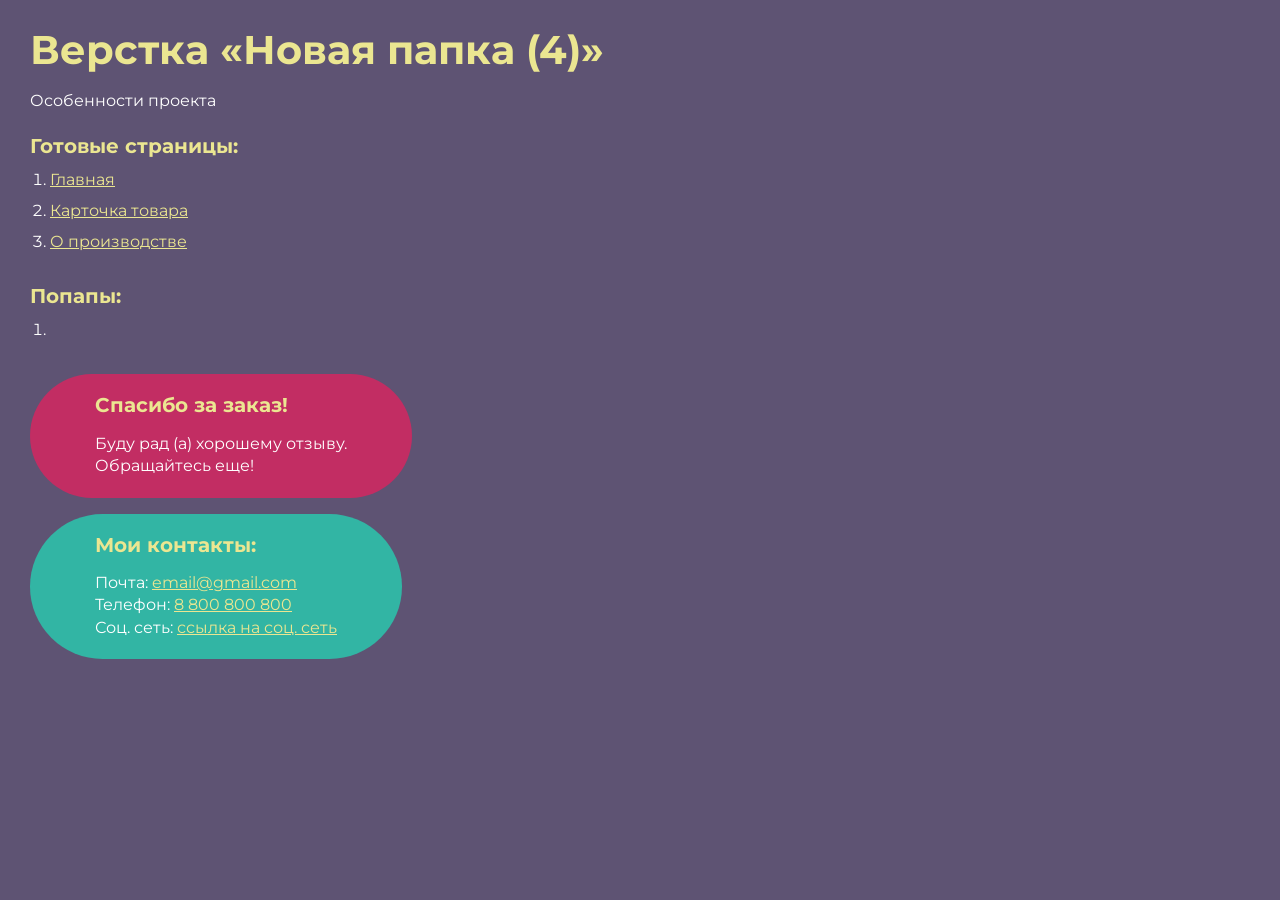
<file: index.html>
<!DOCTYPE html>
<html>

<head>
	<meta charset="UTF-8">
	<meta name="viewport" content="width=device-width, initial-scale=1.0">
	<title>Верстка «Новая папка (4)»</title>
</head>

<body>
	<div class="rootpage">
		<h1>Верстка «Новая папка (4)»</h1>
		<div class="rootpage__info">
			Особенности проекта
		</div>
		<h2>Готовые страницы:</h2>
		<ol class="rootpage__list">
			<li><a target="_blank" href="home.html">Главная</a></li>
			<li><a target="_blank" href="card.html">Карточка товара</a></li>
			<!-- <li><a target="_blank" href="product.html">Карточка товара</a></li> -->
			<li><a target="_blank" href="production.html">О производстве</a></li>
			<!-- <li><a target="_blank" href="catalog-cards.html">Карточка товара</a></li> -->
		</ol>
		<h2>Попапы:</h2>
		<ol class="rootpage__list">
			<li><a target="_blank" href="home.html#"></a></li>
		</ol>
		<div class="rootpage__tnx">
			<h2>Спасибо за заказ!</h2>
			<p>Буду рад (а) хорошему отзыву.</p>
			<p>Обращайтесь еще!</p>
		</div>
		<div class="rootpage__contacts">
			<h2>Мои контакты:</h2>
			<p>Почта: <a href="mailto:email@gmail.com">email@gmail.com</a></p>
			<p>Телефон: <a href="tel:8800800800">8 800 800 800</a></p>
			<p>Соц. сеть: <a href="">ссылка на соц. сеть</a></p>
		</div>
	</div>
</body>
<style>
	@charset "UTF-8";
	@import url("https://fonts.googleapis.com/css?family=Montserrat:regular,700&display=swap");

	*,
	*::before,
	*::after {
		padding: 0px;
		margin: 0px;
		border: 0px;
		box-sizing: border-box;
	}

	html,
	body {
		height: 100%;
		margin: 0;
		padding: 0;
		min-width: 320px;
		width: 100%;
		color: #fff;
		background-color: #5e5373;
	}

	body {
		font-family: Montserrat;
		font-size: 100%;
		line-height: 1;
		font-size: 1rem;
	}

	a {
		text-decoration: underline;
		color: #ebe691
	}

	a:visited {
		text-decoration: underline;
		color: #aaa768;
	}

	a:hover {
		text-decoration: none;
	}

	ul li {
		list-style: none;
	}

	img {
		vertical-align: top;
	}

	.wrapper {
		width: 100%;
		min-height: 100%;
		overflow: hidden;
	}

	.rootpage {
		padding: 30px;
		display: flex;
		flex-direction: column;
		align-items: flex-start;
	}

	@media (max-width: 767px) {
		.rootpage {
			padding: 30px 15px;
		}
	}

	h1 {
		color: #ebe691;
		font-size: 2.5rem;
		margin: 0px 0px 1.25rem 0px;
	}

	@media (max-width: 767px) {
		h1 {
			font-size: 1.85rem;
			margin: 0px 0px 1.25rem 0px;
		}
	}

	h2 {
		color: #ebe691;
		font-size: 1.25rem;
		margin: 0px 0px 1rem 0px;
	}

	@media (max-width: 767px) {
		h2 {
			font-size: 1.125rem;
			margin: 0px 0px 1rem 0px;
		}
	}

	.rootpage__info {
		line-height: 140%;
		margin: 0px 0px 1.5rem 0px;
	}

	.rootpage__list {
		margin: 0px 0px 2.25rem 1.25rem;
	}

	.rootpage__list li:not(:last-child) {
		margin: 0px 0px 15px 0px;
	}

	.rootpage__contacts,
	.rootpage__tnx {
		border-radius: 200px;
		padding: 20px 65px;
		line-height: 140%;
	}

	@media (max-width: 767px) {

		.rootpage__contacts,
		.rootpage__tnx {
			border-radius: 40px;
			padding: 20px;
		}
	}

	.rootpage__contacts {
		background: #32b5a4;

	}

	.rootpage__contacts a {
		color: #ebe691;
	}

	.rootpage__tnx {
		background: #c22d63;
		margin: 0px 0px 1rem 0px;
	}
</style>

</html>


<!-- 
<div class="image-slider swiper-container">
	<div class="image-slider__wrapper swiper-wrapper">
		<div class="image-slider__slide swiper-slide">
			<div class="image-slider__image">
				<img  src="img/sliders/image 101.png?_v=1694544659685" alt="">
		
			</div>
		</div>

		<div class="image-slider__slide swiper-slide">
			<div class="image-slider__image">
				<img  src="img/sliders/image 102.png?_v=1694544659685" alt="">
		
			</div>
		</div>

		<div class="image-slider__slide swiper-slide">
			<div class="image-slider__image">
				<img  src="img/sliders/image 103.png?_v=1694544659685" alt="">
		
			</div>
		</div>

		<div class="image-slider__slide swiper-slide">
			<div class="image-slider__image">
				<img  src="img/sliders/image 104.png?_v=1694544659685" alt="">
		
			</div>
		</div>

		<div class="image-slider__slide swiper-slide">
			<div class="image-slider__image">
				<img  src="img/sliders/image 105.png?_v=1694544659685" alt="">
		
			</div>
		</div>

		<div class="image-slider__slide swiper-slide">
			<div class="image-slider__image">
				<img  src="img/sliders/image 106.png?_v=1694544659685" alt="">
		
			</div>
		</div>

		<div class="image-slider__slide swiper-slide">
			<div class="image-slider__image">
				<img  src="img/sliders/image 107.png?_v=1694544659685" alt="">
		
			</div>
		</div>
	</div>
	<div class="swipper-button-prev"></div>
	<div class="swipper-button-next"></div>
</div>

	<div class="image-mini-slider swiper-container">
		<div class="image-mini-slider__wrapper swiper-wrapper">
			<div class="image-mini-slider__slide swiper-slide">
				<div class="image-mini-slider__image">
					<img src="img/sliders/image 101.png?_v=1694544659685" alt="">
				</div>
			</div>

			<div class="image-mini-slider__slide swiper-slide">
				<div class="image-mini-slider__image">
					<img src="img/sliders/image 102.png?_v=1694544659685" alt="">
				</div>
			</div>

			<div class="image-mini-slider__slide swiper-slide">
				<div class="image-mini-slider__image">
					<img src="img/sliders/image 103.png?_v=1694544659685" alt="">
				</div>
			</div>

			<div class="image-mini-slider__slide swiper-slide">
				<div class="image-mini-slider__image">
					<img src="img/sliders/image 104.png?_v=1694544659685" alt="">
				</div>
			</div>

			<div class="image-mini-slider__slide swiper-slide">
				<div class="image-mini-slider__image">
					<img src="img/sliders/image 105.png?_v=1694544659685" alt="">
				</div>
			</div>

			<div class="image-mini-slider__slide swiper-slide">
				<div class="image-mini-slider__image">
					<img src="img/sliders/image 106.png?_v=1694544659685" alt="">
				</div>
			</div>

			<div class="image-mini-slider__slide swiper-slide">
				<div class="image-mini-slider__image">
					<img src="img/sliders/image 107.png?_v=1694544659685" alt="">
				</div>
			</div>

			
		</div>
	</div> -->
</file>
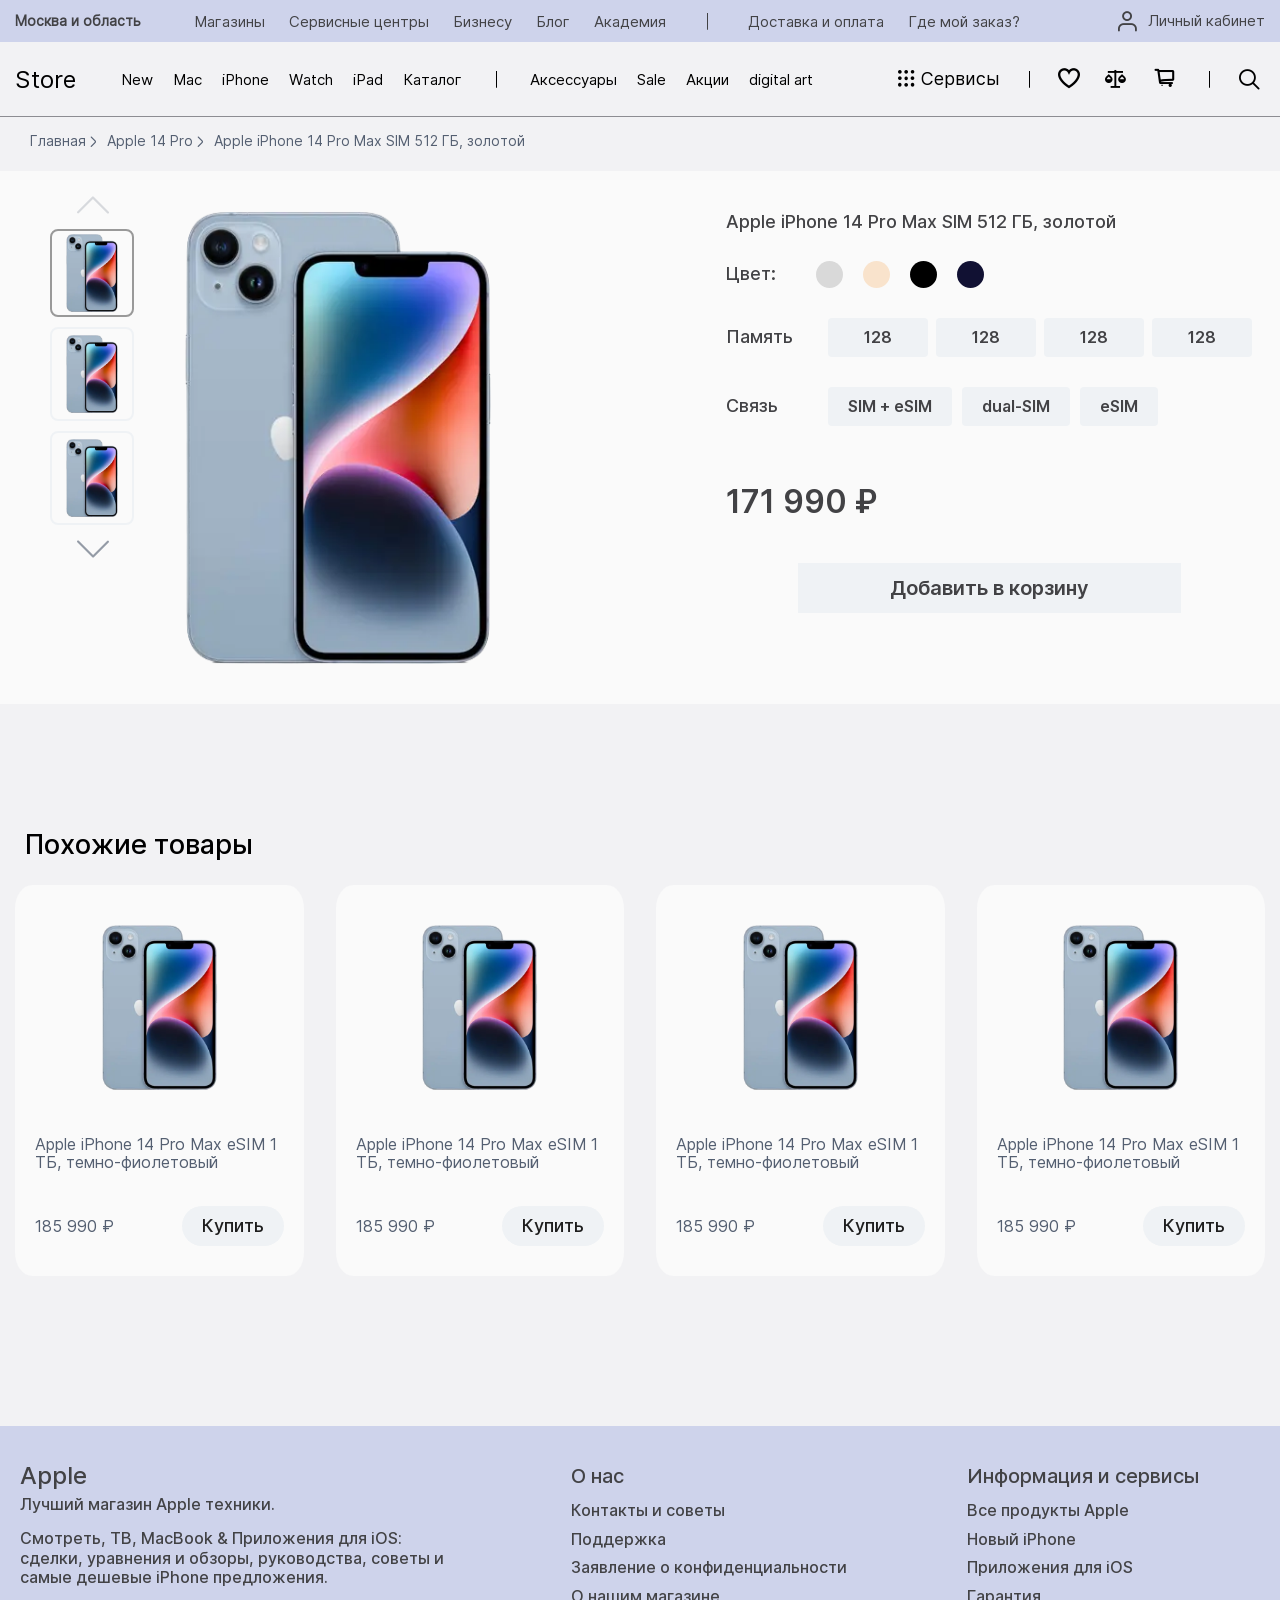
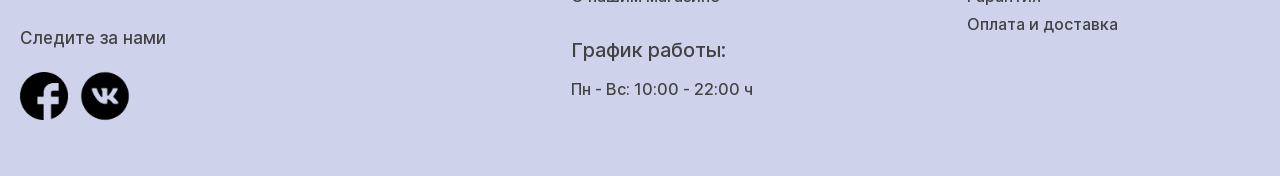
<file: card.html>
<!DOCTYPE html>
<html lang="ru">

<head>
	<title>Карточка товара</title>
	<meta charset="UTF-8">
	<meta name="format-detection" content="telephone=no">
	<link rel="stylesheet" href="css/style.min.css?_v=20230912215059">
	<link rel="shortcut icon" href="favicon.ico">
	<!-- <meta name="robots" content="noindex, nofollow"> -->
	<meta name="viewport" content="width=device-width, initial-scale=1.0">
</head>

<body>
	<div class="wrappers">
		<header class="header">
			<div class="header__top top-header">
				<div class="top-header__container">
					<a href="#" class="top-header__location">Москва и область</a>
					<nav class="menu__body">
						<ul class="menu__list">
							<li class="menu__item"><a href="" class="menu__link">Магазины</a></li>
							<li class="menu__item"><a href="" class="menu__link">Сервисные центры</a></li>
							<li class="menu__item"><a href="" class="menu__link">Бизнесу</a></li>
							<li class="menu__item"><a href="" class="menu__link">Блог</a></li>
							<li class="menu__item"><a href="" class="menu__link">Академия</a></li>
							<span class=" menu__ic _icon-ic"></span>
							<li class="menu__item"><a href="" class="menu__link">Доставка и оплата</a></li>
							<li class="menu__item"><a href="" class="menu__link">Где мой заказ?</a></li>
						</ul>
					</nav>
					<div class="top-header__adaptive adaptive-header">
						<div class="adaptive-header__logo"></div>
						<div class="adaptive-header__menu"></div>
					</div>
					<a href="#" data-da=".adaptive-header__menu, 991" class="top-header__user _icon-user"><span>Личный кабинет</span></a>
				</div>
			</div>

			<div class="header__catalog catalog-header">

				<div class="catalog-header__container">
					<div data-da=".adaptive-header__logo, 991" class="catalog-header__logo">Store</div>

					<nav class="catalog-header__menu menu-catalog">
						<ul class="menu-catalog__list">
							<li class="menu-catalog__item"><a href="" class="menu-catalog__link">New</a></li>
							<li class="menu-catalog__item"><a href="" class="menu-catalog__link"> Mac</a></li>
							<li class="menu-catalog__item"><a href="" class="menu-catalog__link">iPhone</a></li>
							<li class="menu-catalog__item"><a href="" class="menu-catalog__link">Watch</a></li>
							<li class="menu-catalog__item"><a href="" class="menu-catalog__link">iPad</a></li>
							<li class="menu-catalog__item"><a href="" class="menu-catalog__link">Каталог</a></li>
							<span class="menu-catalog__ic _icon-ic"></span>
							<li class="menu-catalog__item"><a href="" class="menu-catalog__link">Аксессуары</a></li>
							<li class="menu-catalog__item"><a href="" class="menu-catalog__link">Sale</a></li>
							<li class="menu-catalog__item"><a href="" class="menu-catalog__link">Акции</a></li>
							<li class="menu-catalog__item"><a href="" class="menu-catalog__link">digital art</a></li>

						</ul>

					</nav>
					<div class="catalog-header__actions actions-header">
						<div data-da=".catalog-header__menu, 991" class="actions-header__services _icon-alls">Сервисы</div>
						<span data-da=".adaptive-header__menu, 991" class="actions-header__ic _icon-ic none"></span>
						<!-- <div class="actions-header__local"></div> -->
						<a data-da=".adaptive-header__menu, 991" href="#" class="actions-header__favorite _icon-like"></a>
						<a data-da=".adaptive-header__menu, 991" href="#" class="actions-header__scales _icon-scales"></a>
						<button data-da=".adaptive-header__menu, 991" class="actions-header__cart _icon-cart"></button>
						<span data-da=".adaptive-header__menu, 991" class="actions-header__ic _icon-ic"></span>
						<a data-da=".adaptive-header__menu, 991" href="#" class="actions-header__search _icon-search"></a>
					</div>
				</div>
			</div>


		</header>
		<main class="page">
			<section class="page__breadcrumbs breadcrumbs-page">
				<div class="breadcrumbs-page__container">
					<div class="breadcrumbs-page__link _icon-arrow_next"><a href="home.html">Главная</a></div>
					<div class="breadcrumbs-page__link _icon-arrow_next"><a href="">Apple 14 Pro</a></div>
					<div class="breadcrumbs-page__text ">Apple iPhone 14 Pro Max SIM 512 ГБ, золотой</div>
				</div>
			</section>
			<div class="page-card card-page">
				<div class="card-page__product product-card">
					<div class="product-card__container">
						<div class="product-card__slick-slider">
							<div class="wrapper">
								<div class="image-slider swiper-container">



									<div class="image-slider__wrapper swiper-wrapper">
										<div class="image-slider__slide swiper-slide">
											<div class="slide-main-block__image"> <a href="" class="slide-main-block__img"><picture><source srcset="img/swiper/iphone_card.webp" type="image/webp"><img src="img/swiper/iphone_card.png?_v=1694544659685" alt="news"></picture></a></div>

										</div>

										<div class="image-slider__slide swiper-slide">
											<div class="slide-main-block__image"> <a href="" class="slide-main-block__img"><picture><source srcset="img/swiper/iphone_card.webp" type="image/webp"><img src="img/swiper/iphone_card.png?_v=1694544659685" alt="news"></picture></a></div>

										</div>

										<div class="image-slider__slide swiper-slide">
											<div class="slide-main-block__image"> <a href="" class="slide-main-block__img"><picture><source srcset="img/swiper/iphone_card.webp" type="image/webp"><img src="img/swiper/iphone_card.png?_v=1694544659685" alt="news"></picture></a></div>

										</div>

									</div>


								</div>


								<div class="image-mini-slider swiper-container">
									<div class="swiper-navigation">
										<div class="swiper-navig">
											<div class="swiper-button-prev _icon-arrow_slider"></div>
										</div>
									</div>

									<div class="image-mini-slider__wrapper swiper-wrapper" style="transform: translate3d(0px, 0px, 0px);">

										<div class="image-mini-slider__slide swiper-slide">
											<div class="image-mini-slider__image">
												<picture><source srcset="img/swiper/iphone_card.webp" type="image/webp"><img src="img/swiper/iphone_card.png?_v=1694544659685" alt=""></picture>
											</div>
										</div>
										<div class="image-mini-slider__slide swiper-slide">
											<div class="image-mini-slider__image">
												<picture><source srcset="img/swiper/iphone_card.webp" type="image/webp"><img src="img/swiper/iphone_card.png?_v=1694544659685" alt=""></picture>
											</div>
										</div>
										<div class="image-mini-slider__slide swiper-slide">
											<div class="image-mini-slider__image">
												<picture><source srcset="img/swiper/iphone_card.webp" type="image/webp"><img src="img/swiper/iphone_card.png?_v=1694544659685" alt=""></picture>
											</div>
										</div>


									</div>
									<div class="swiper-navigati">
										<div class="swiper-navi">
											<div class="swiper-button-next _icon-arrow_slider"></div>
										</div>
									</div>
								</div>

							</div>
						</div>

						<div class="product-card__setting setting-card">
							<div class="setting-card__title">Apple iPhone 14 Pro Max SIM 512 ГБ, золотой</div>
							<div class="setting-card__color color-card">
								<div class="color-card__title">Цвет:</div>
								<div class="color-card__gray"></div>
								<div class="color-card__orange"></div>
								<div class="color-card__black"></div>
								<div class="color-card__black-blue"></div>
							</div>
							<div class="setting-card__memory memory-card">
								<div class="memory-card__title">Память</div>
								<div class="memory-card__gb">128</div>
								<div class="memory-card__gb">128</div>
								<div class="memory-card__gb">128</div>
								<div class="memory-card__gb">128</div>
							</div>
							<div class="setting-card__connection connection-card">
								<div class="connection-card__title">Связь</div>
								<div class="connection-card__sim">SIM + eSIM</div>
								<div class="connection-card__sim">dual-SIM</div>
								<div class="connection-card__sim">eSIM</div>
							</div>
							<div class="setting-card__price">171 990 ₽</div>
							<div class="setting-card__bottom">Добавить в корзину</div>
						</div>
					</div>
				</div>
			</div>
			<section class="page__products products-page">
				<div class="products-page__container">
					<div class="products-page__title">Похожие товары</div>
					<div class="products-page__cards">
						<div class="products-page__card">
							<a href="" class="products-page__img"><picture><source srcset="img/card/iphone_card.webp" type="image/webp"><img src="img/card/iphone_card.png?_v=1694544659685" alt=""></picture></a>
							<h3 class="products-page__subTitle">
								<a href="" class="products-page__link-subTitle">Apple iPhone 14 Pro Max eSIM 1 ТБ, темно-фиолетовый</a>
							</h3>
							<div class="products-page__footer">
								<div class="products-page__price">185 990 ₽</div>
								<button class="products-page__buy">Купить</button>
							</div>
						</div>
						<div class="products-page__card">
							<a href="" class="products-page__img"><picture><source srcset="img/card/iphone_card.webp" type="image/webp"><img src="img/card/iphone_card.png?_v=1694544659685" alt=""></picture></a>
							<h3 class="products-page__subTitle">
								<a href="" class="products-page__link-subTitle">Apple iPhone 14 Pro Max eSIM 1 ТБ, темно-фиолетовый</a>
							</h3>
							<div class="products-page__footer">
								<div class="products-page__price">185 990 ₽</div>
								<button class="products-page__buy">Купить</button>
							</div>
						</div>
						<div class="products-page__card">
							<a href="" class="products-page__img"><picture><source srcset="img/card/iphone_card.webp" type="image/webp"><img src="img/card/iphone_card.png?_v=1694544659685" alt=""></picture></a>
							<h3 class="products-page__subTitle">
								<a href="" class="products-page__link-subTitle">Apple iPhone 14 Pro Max eSIM 1 ТБ, темно-фиолетовый</a>
							</h3>
							<div class="products-page__footer">
								<div class="products-page__price">185 990 ₽</div>
								<button class="products-page__buy">Купить</button>
							</div>
						</div>
						<div class="products-page__card">
							<a href="" class="products-page__img"><picture><source srcset="img/card/iphone_card.webp" type="image/webp"><img src="img/card/iphone_card.png?_v=1694544659685" alt=""></picture></a>
							<h3 class="products-page__subTitle">
								<a href="" class="products-page__link-subTitle">Apple iPhone 14 Pro Max eSIM 1 ТБ, темно-фиолетовый</a>
							</h3>
							<div class="products-page__footer">
								<div class="products-page__price">185 990 ₽</div>
								<button class="products-page__buy">Купить</button>
							</div>
						</div>
					</div>
			</section>
		</main>
		<footer class="footer">
			<section class="footer__navi navi-footer">
				<div class="navi-footer__container">
					<div class="navi-footer__info info-footer">
						<div class="info-footer__title">Apple</div>
						<div class="info-footer__subTitle textStyle">Лучший магазин Apple техники.</div>
						<div class="info-footer__text textStyle">Смотреть, ТВ, MacBook & Приложения для iOS:
							сделки, уравнения и обзоры, руководства,
							советы и самые дешевые iPhone предложения.</div>
						<div class="info-footer__adaptive"></div>
						<div data-da=".info-footer__adaptive, 830" class="info-footer__social social-footer">
							<div class="social-footer__title textStyle">Следите за нами </div>
							<div class="social-footer__soc">
								<div class="social-footer__facebook"><picture><source srcset="img/footer/facebok.webp" type="image/webp"><img src="img/footer/facebok.png?_v=1694544659685" alt=""></picture></div>
								<div class="social-footer__vkontake"><picture><source srcset="img/footer/vkontakte.webp" type="image/webp"><img src="img/footer/vkontakte.png?_v=1694544659685" alt=""></picture></div>
							</div>
						</div>
					</div>
					<div class="navi-footer__position">
						<!-- MOBILE -->
						<div class="navi-footer__mobile mobile-footer">
							<div data-spollers="830" class="mobile-footer__spollers spollers-aboutUs">
								<div class="spollers-aboutUs__item">
									<button type="button" data-spoller class="spollers-aboutUs__title"></button>
									<div class="spollers-aboutUs__body"></div>
								</div>
							</div>

							<div class="navi-footer__mobile mobile-footer">
								<div data-spollers="830" class="mobile-footer__spollers spollers-siteInformation">
									<div class="spollers-siteInformation__item">
										<button type="button" data-spoller class="spollers-siteInformation__title"></button>
										<div class="spollers-siteInformation__body"></div>
									</div>
								</div>
							</div>
						</div>
						<!-- MOBILE -->
						<div class="navi-footer__aboutUs aboutUs-footer">
							<div data-da=".spollers-aboutUs__title, 830" class="aboutUs-footer__title">О нас</div>
							<nav class="aboutUs-footer__menu">
								<ul data-da=".spollers-aboutUs__body, 830" class="aboutUs-footer__list mobile-list">
									<li class="aboutUs-footer__item"><a href="#" class="aboutUs-footer__link textStyle">Контакты и советы</a></li>
									<li class="aboutUs-footer__item"><a href="#" class="aboutUs-footer__link textStyle">Поддержка</a></li>
									<li class="aboutUs-footer__item"><a href="#" class="aboutUs-footer__link textStyle">Заявление о конфиденциальности</a></li>
									<li class="aboutUs-footer__item"><a href="#" class="aboutUs-footer__link textStyle">О нашим магазине</a></li>
								</ul>
							</nav>
							<div data-da=".info-footer__adaptive, 830" class="aboutUs-footer__schedule schedule-footer">
								<div class="schedule-footer__title">График работы:</div>
								<div class="schedule-footer__text textStyle"> Пн - Вс: 10:00 - 22:00 ч</div>
							</div>

						</div>
						<div class="navi-footer__siteInformation siteInformation-footer">
							<div data-da=".spollers-siteInformation__title, 830" class="siteInformation-footer__title">Информация и сервисы</div>
							<nav data-da=".spollers-siteInformation__body, 830" class="siteInformation-footer__menu">
								<ul class="siteInformation-footer__list mobile-list">
									<li class="siteInformation-footer__item"><a href="" class="siteInformation-footer__link textStyle">Все продукты Apple</a></li>
									<li class="siteInformation-footer__item"><a href="" class="siteInformation-footer__link textStyle">Новый iPhone</a></li>
									<li class="siteInformation-footer__item"><a href="" class="siteInformation-footer__link textStyle">Приложения для iOS</a></li>
									<li class="siteInformation-footer__item"><a href="" class="siteInformation-footer__link textStyle">Гарантия</a></li>
									<li class="siteInformation-footer__item"><a href="" class="siteInformation-footer__link textStyle">Оплата и доставка</a></li>
								</ul>
							</nav>
						</div>
					</div>

				</div>
			</section>
			<!-- <section class="footer__navi navi-footer">
        <div class="navi-footer__container">

            <div class="navi-footer__logotyp logotyp-navi-footer">
            <div class="logotyp-navi-footer__logo">
                <picture><source srcset="img/footer/logo1.webp" type="image/webp"><img src="img/footer/logo1.png?_v=1694544659685" alt=""></picture>
            </div>
            <div class="logotyp-navi-footer__title">ЗДСК</div>
            <div class="logotyp-navi-footer__text">Производство <br>железобетонных <br>конструкций</div>
            </div>
            
            <div class="navi-footer__search">
                <form action="#" class="search-footer">
                    <button type="submit" class="search-footer__button _icon-search"></button>
                    <input autocomplete="off" type="text" name="form[]" data-error="Ошибка" placeholder="Поиск" class="search-footer__input" id="placeholder">
                </form>
            </div>
        </div>
    </section>

    <div class="footer__body body-footer">
    <div class="body-footer__container">
        <div class="body-footer__main main-body-footer">
            <div class="main-body-footer__menu">
                <nav class="main-body-footer__menu menu-footer">
                    <ul class="menu-footer__list">
                        <li class="menu-footer__item"><a href="" class="menu-footer__link"><div class="menu-catalog__icon _icon-catalog"></div>Каталог</a></li>                              
                        <li data-da=".menu-info-adaptiv__list, 500" class="menu-footer__item"><a href="" class="menu-footer__link">О производстве</a></li>
                        <li data-da=".menu-info-adaptiv__list, 845" class="menu-footer__item"><a href="" class="menu-footer__link">Новости</a></li>
                        <li data-da=".menu-info-adaptiv__list, 845" class="menu-footer__item"><a href="" class="menu-footer__link">Закупки</a></li>
                        <li class="menu-footer__item"><a href="" class="menu-footer__link">Вакансии</a></li>
                        <li class="menu-footer__item"><a href="" class="menu-footer__link"><div class="menu-catalog__icon _icon-prais none"></div>Прайс</a></li>
                    </ul>
                    
                </nav>
                <div class="main-body-footer__info-products products-info">
                    <div class="products-info__colons">
                        <p>Кольца колодезные
                            Лотки теплотрасс
                            Лотки кабельные
                            Лоток железобетонный ЛК
                            Лоток УБК
                            Плиты покрытия лотков теплотрасс
                            Плиты покрытия коллекторов
                            Плиты покрытия кабельных лотков
                            Днища колодезные
                            </p>
    
                            <p>Аэродромные плиты
                                Вентиляционные блоки
                                Доборные балки
                                Дорожные плиты
                                Дорожные ограждения жби
                                Дорожный бордюр
                                Фундаменты дорожных знаков
                                Железобетонные стойки
                                Заборы ЖБИ</p>
    
                                <p>Плиты укрепления откосов
                                    Прикромочные лотки
                                    Железобетонные фермы
                                    Приставки железобетонные
                                    Ригель железобетонный
                                    Стойки СКЦ
                                    Стойки УСЩ
                                    Телескопические лотки
                                    Труба железобетонная</p>
                    </div>
                    <div class="products-info__menu menu-info-adaptiv">
                        <nav class="menu-info-adaptiv__menu">
                            <ul class="menu-info-adaptiv__list"></ul>
                        </nav>
                    </div>
                </div>
            </div>

    
            
            <div class="main-body-footer__info-call call-info">
                <div class="call-info__border"></div>
                <div class="call-info__colons">
                <div class="call-info__contacs-one">
                <a class="call-info__tell" href="">7 922 20-20-190</a>
                <a class="call-info__email" href="">zdsk.pg@yandex.ru</a>
            </div>
            <div class="call-info__contacs-one">
                <a class="call-info__tell" href="">7 922 18-18-158</a>
                <a class="call-info__email" href="">zdsk87@mail.ru</a>
            </div>

                <div class="call-info__location location-info">
                  
                    <p class="location-info__adress _icon-location">Арамиль Базовая, 2а</p>
        </div>
    </div>
            </div>


             <div class="body-footer__row">
                <div class="body-footer__item item-footer">

                </div>
            </div> -->
			<!-- </div>
    </div>
        </div> -->


			<!-- <div class="footer__policy policy-footer">
        <div class="policy-footer__container">
            <div class="policy-footer__info">
                <p>2020, ЗДСК Производство железобетонных конструкций</p>
            </div>
            <div class="policy-footer__public">
                <p><a href="">Публичная оферта</a></p>
                <p><a href="">Политика конфиденциальности</a></p>
            </div>
        </div>
    </div> -->

			<!-- <div class="footer__information information-footer">
        <div class="information-footer__container">
        <div class="information-footer__info">
            <p>Для сбора информации технического характера мы используем файлы Cookie <br>
                В том числе, мы обрабатываем Ваш IP-адрес, для определения региона местоположения.</p>
        </div>
        <div class="information-footer__develop">
            <p>РАЗРАБОТКА И ПОДДЕРЖКА <span>«СИТИС»</span></p>
            <picture><source srcset="img/footer/sitius.webp" type="image/webp"><img src="img/footer/sitius.png?_v=1694544659685" alt=""></picture>
        </div>
    </div>
    </div>  -->

		</footer>


		<!-- <nav class="catalog-header__menu menu-catalog">
    <ul class="menu-catalog__list">
        <li class="menu-catalog__item"><a href="" class="menu-catalog__link"><div class="menu-catalog__icon _icon-catalog"></div>Каталог</a></li>                              
        <li class="menu-catalog__item"><a href="" class="menu-catalog__link">О производстве</a></li>
        <li class="menu-catalog__item"><a href="" class="menu-catalog__link">Новости</a></li>
        <li class="menu-catalog__item"><a href="" class="menu-catalog__link">Закупки</a></li>
        <li class="menu-catalog__item"><a href="" class="menu-catalog__link">Вакансии</a></li>
        <li class="menu-catalog__item"><a href="" class="menu-catalog__link"><div class="menu-catalog__icon _icon-prais max"></div>Прайс</a></li>
        <li class="menu-catalog__item"><a href="" class="menu-catalog__link"><div class="menu-catalog__icon _icon-search min"></div>Поиск</a></li>
    </ul>
    
</nav> -->
	</div>



	<!-- 6 : 00 -->
	<!-- <div id="callback" aria-hidden="true" class="popup">
	<div class="popup__wrapper">
		<div class="popup__content">
			<button data-close type="button" class="popup__close">Закрыть</button>
			<div class="popup__text">
				Тут будет форма
			</div>
		</div>
	</div>
</div> -->
	<script src="js/app.min.js?_v=20230912215059"></script>
</body>

</html>
</file>
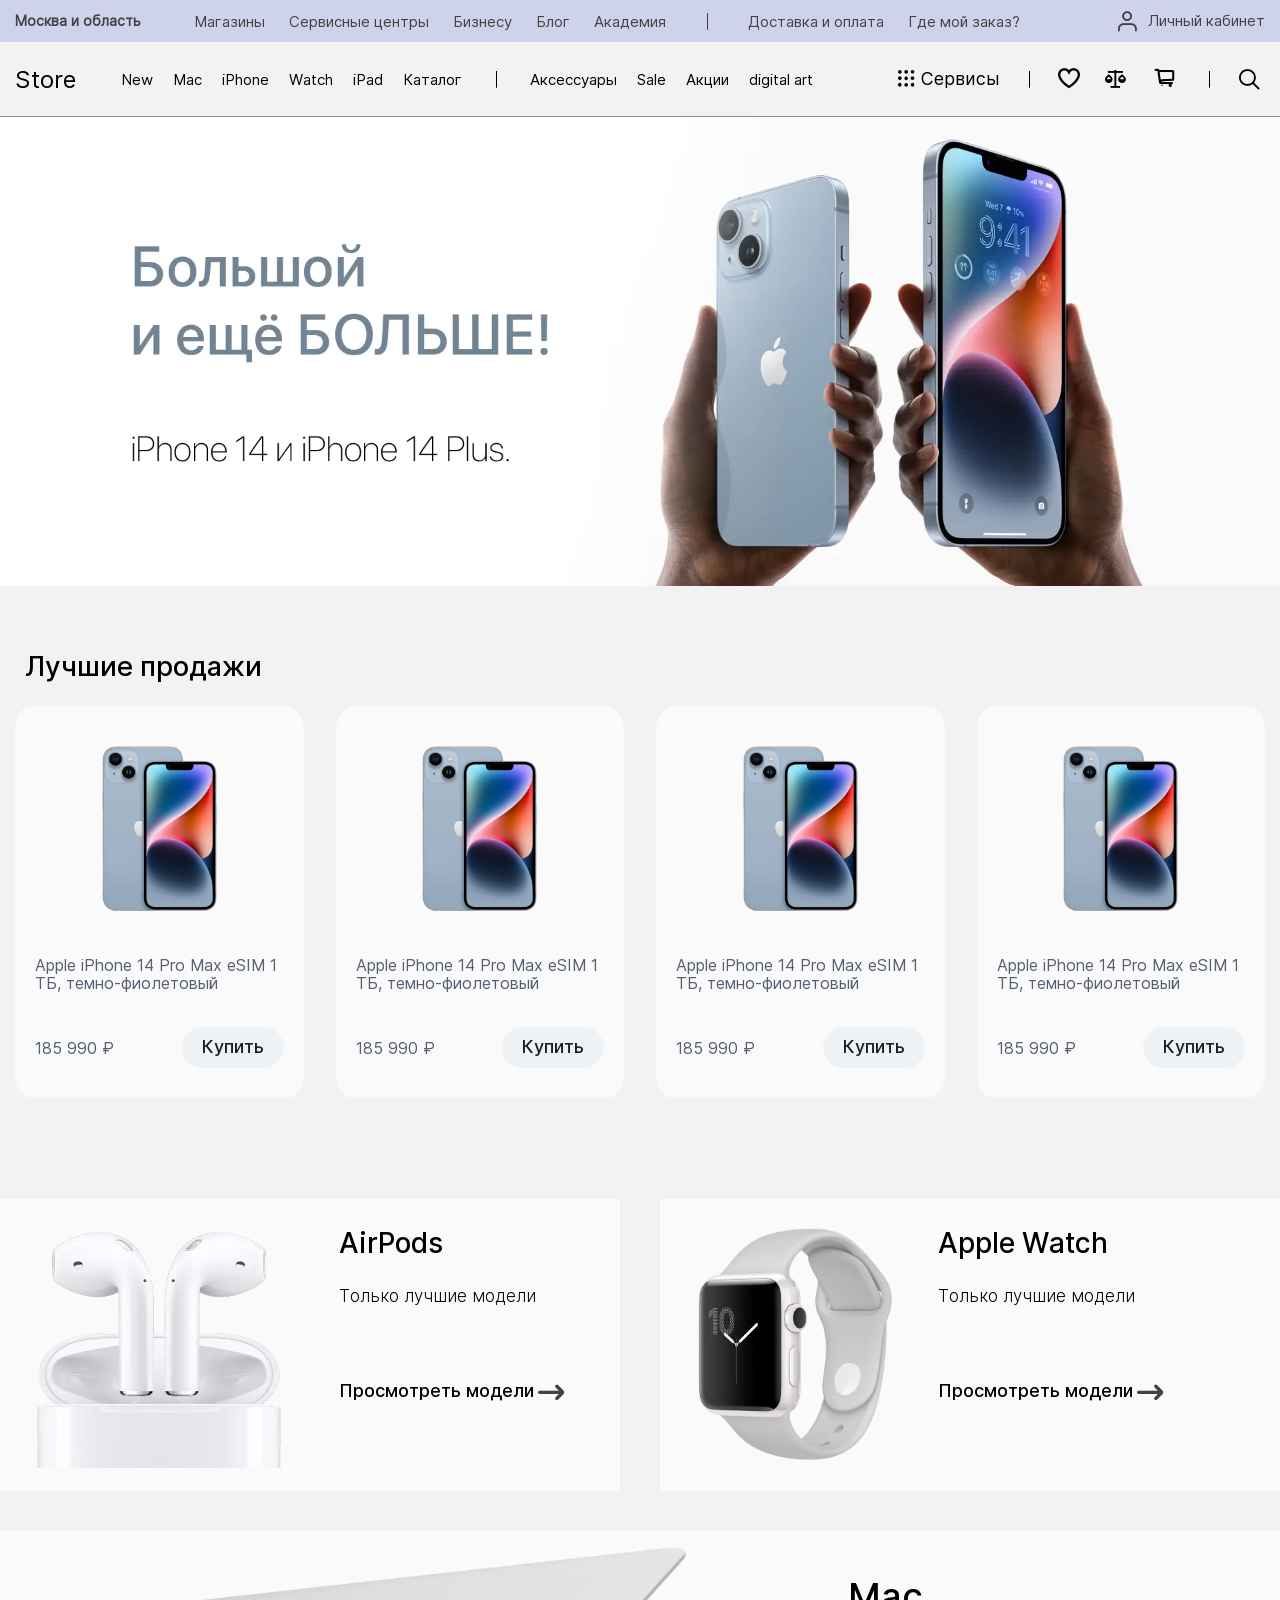
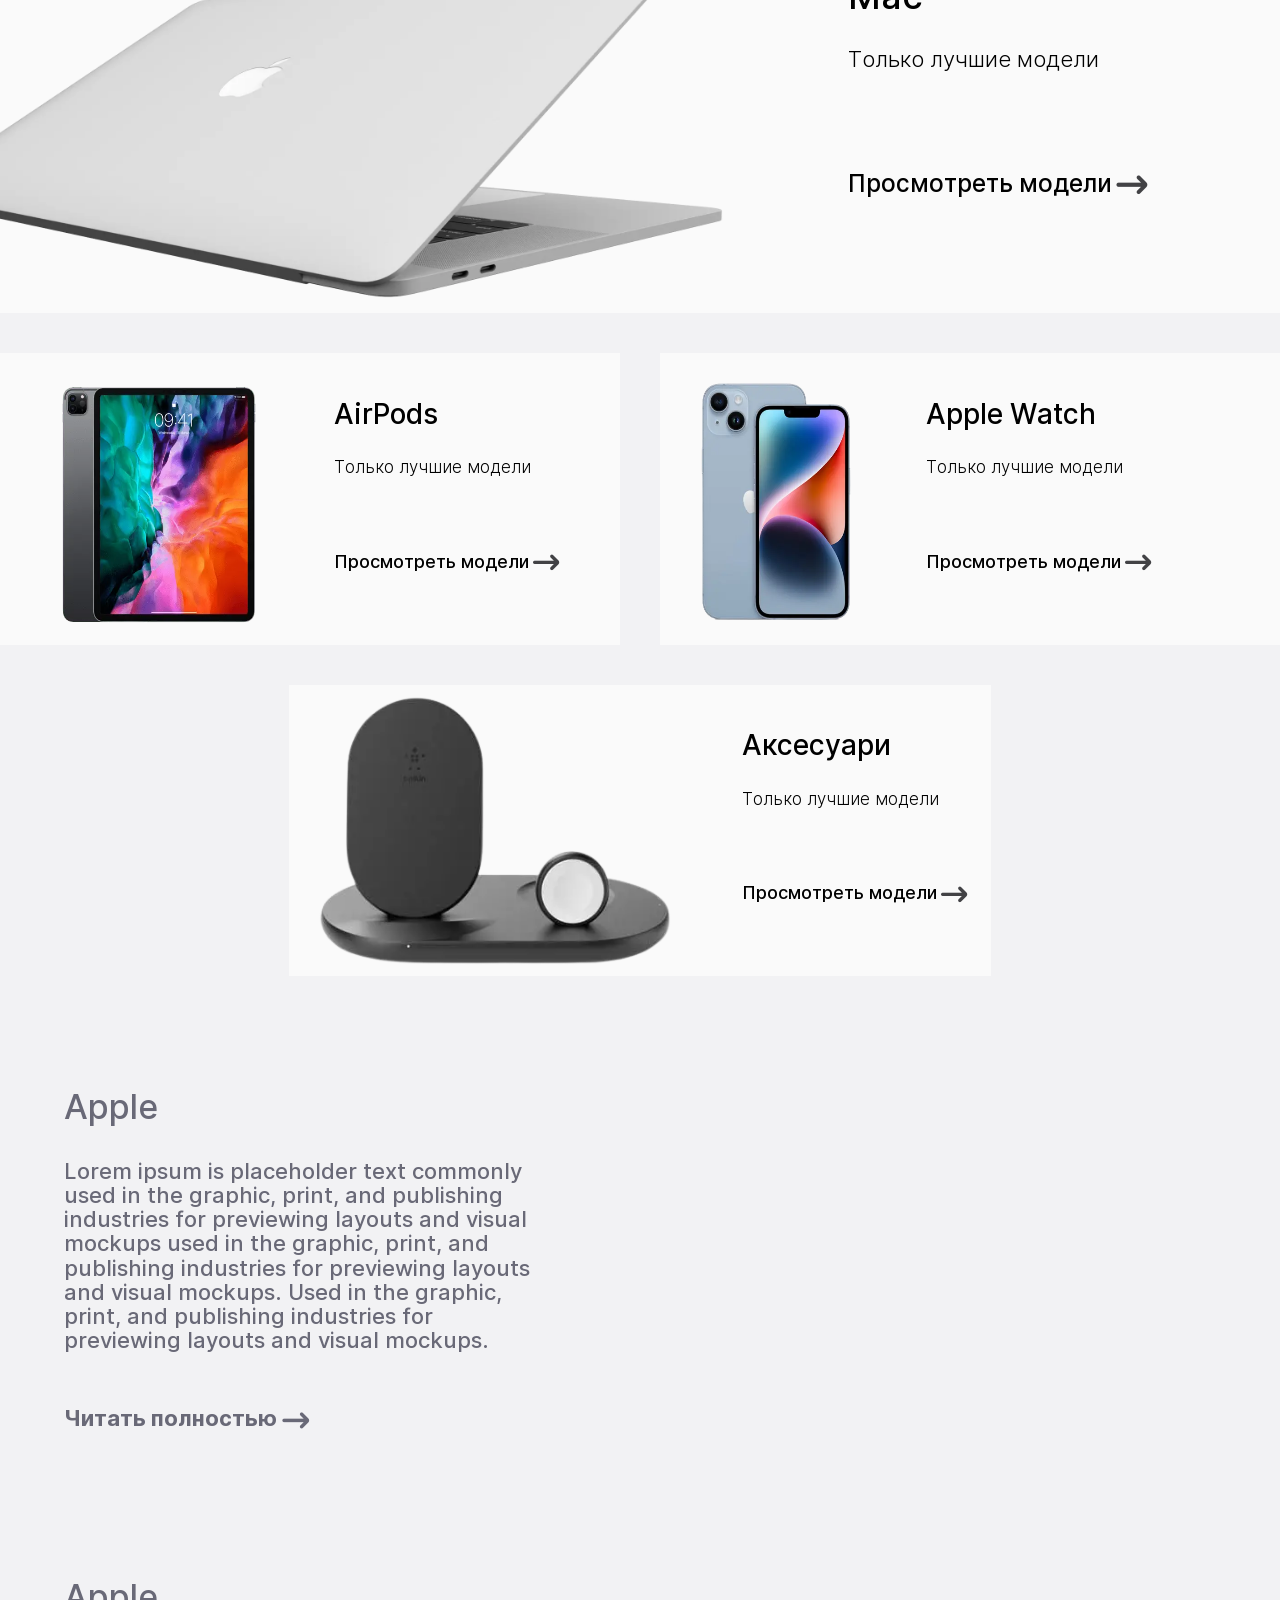
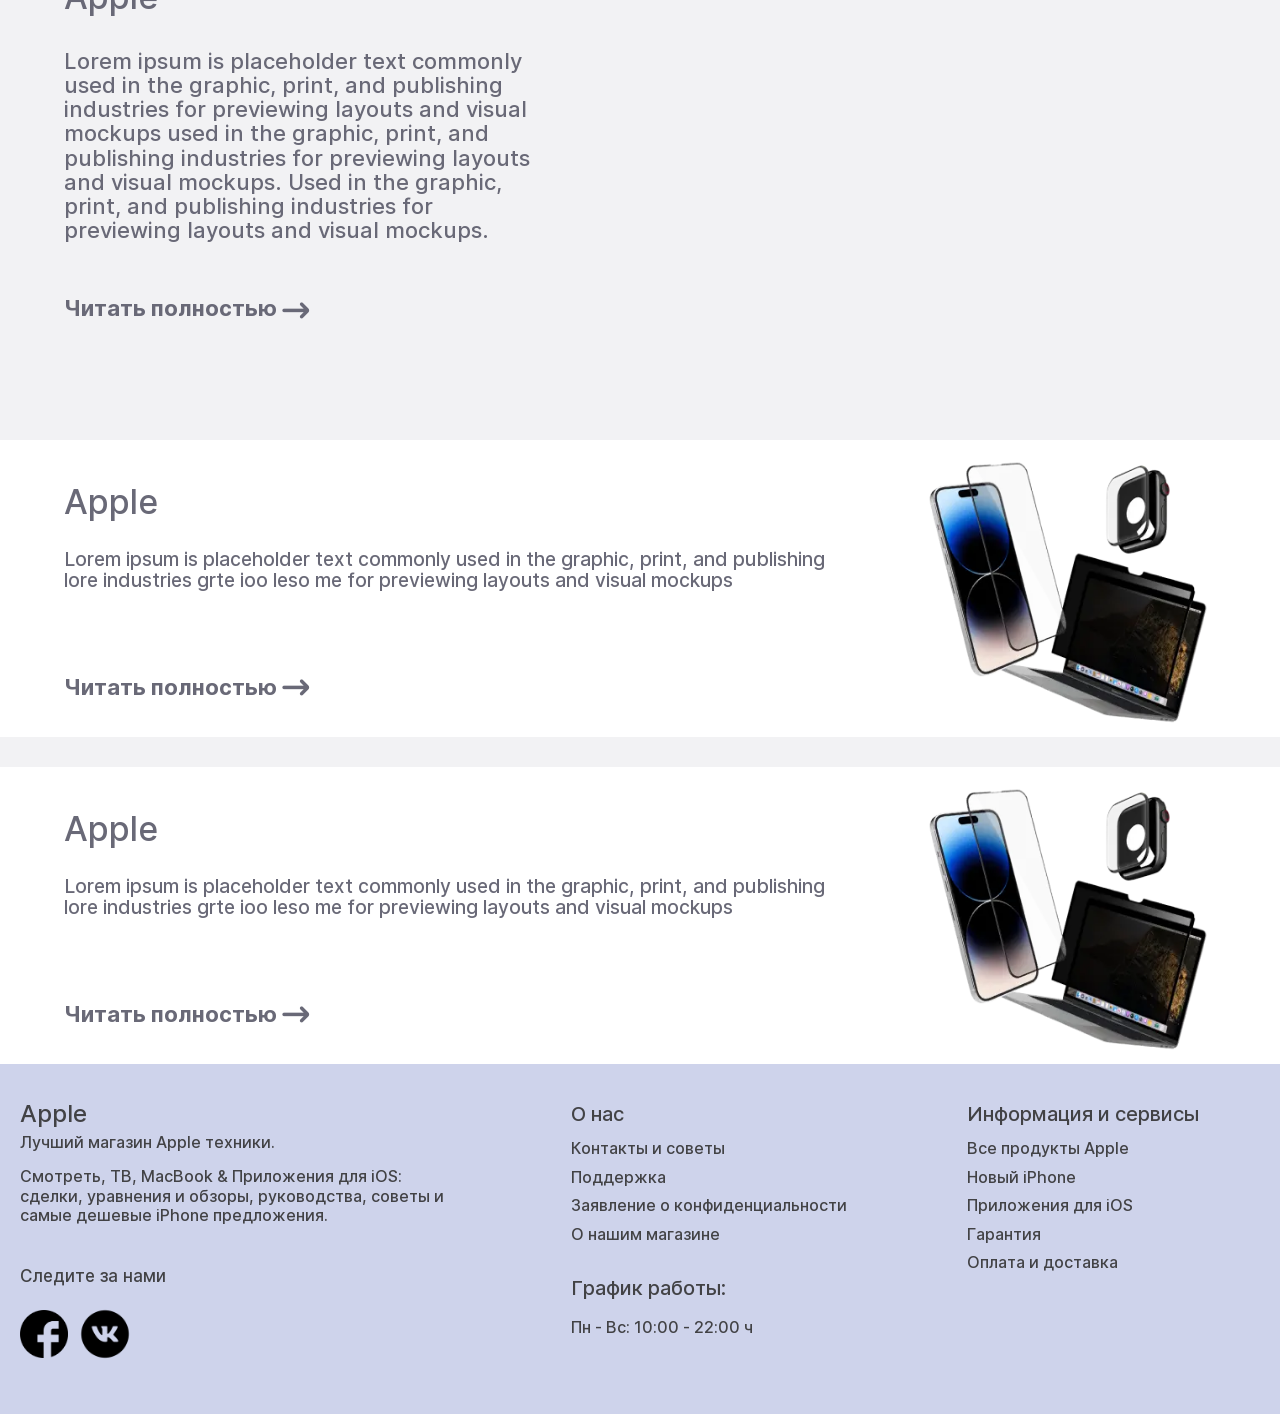
<file: home.html>
<!DOCTYPE html>
<html lang="ru">

<head>
	<title>Главная</title>
	<meta charset="UTF-8">
	<meta name="format-detection" content="telephone=no">
	<link rel="stylesheet" href="css/style.min.css?_v=20230912215059">
	<link rel="shortcut icon" href="favicon.ico">
	<!-- <meta name="robots" content="noindex, nofollow"> -->
	<meta name="viewport" content="width=device-width, initial-scale=1.0">
</head>

<body>
	<!-- <div class="wrapper"> -->
	<header class="header">
		<div class="header__top top-header">
			<div class="top-header__container">
				<a href="#" class="top-header__location">Москва и область</a>
				<nav class="menu__body">
					<ul class="menu__list">
						<li class="menu__item"><a href="" class="menu__link">Магазины</a></li>
						<li class="menu__item"><a href="" class="menu__link">Сервисные центры</a></li>
						<li class="menu__item"><a href="" class="menu__link">Бизнесу</a></li>
						<li class="menu__item"><a href="" class="menu__link">Блог</a></li>
						<li class="menu__item"><a href="" class="menu__link">Академия</a></li>
						<span class=" menu__ic _icon-ic"></span>
						<li class="menu__item"><a href="" class="menu__link">Доставка и оплата</a></li>
						<li class="menu__item"><a href="" class="menu__link">Где мой заказ?</a></li>
					</ul>
				</nav>
				<div class="top-header__adaptive adaptive-header">
					<div class="adaptive-header__logo"></div>
					<div class="adaptive-header__menu"></div>
				</div>
				<a href="#" data-da=".adaptive-header__menu, 991" class="top-header__user _icon-user"><span>Личный кабинет</span></a>
			</div>
		</div>

		<div class="header__catalog catalog-header">

			<div class="catalog-header__container">
				<div data-da=".adaptive-header__logo, 991" class="catalog-header__logo">Store</div>

				<nav class="catalog-header__menu menu-catalog">
					<ul class="menu-catalog__list">
						<li class="menu-catalog__item"><a href="" class="menu-catalog__link">New</a></li>
						<li class="menu-catalog__item"><a href="" class="menu-catalog__link"> Mac</a></li>
						<li class="menu-catalog__item"><a href="" class="menu-catalog__link">iPhone</a></li>
						<li class="menu-catalog__item"><a href="" class="menu-catalog__link">Watch</a></li>
						<li class="menu-catalog__item"><a href="" class="menu-catalog__link">iPad</a></li>
						<li class="menu-catalog__item"><a href="" class="menu-catalog__link">Каталог</a></li>
						<span class="menu-catalog__ic _icon-ic"></span>
						<li class="menu-catalog__item"><a href="" class="menu-catalog__link">Аксессуары</a></li>
						<li class="menu-catalog__item"><a href="" class="menu-catalog__link">Sale</a></li>
						<li class="menu-catalog__item"><a href="" class="menu-catalog__link">Акции</a></li>
						<li class="menu-catalog__item"><a href="" class="menu-catalog__link">digital art</a></li>

					</ul>

				</nav>
				<div class="catalog-header__actions actions-header">
					<div data-da=".catalog-header__menu, 991" class="actions-header__services _icon-alls">Сервисы</div>
					<span data-da=".adaptive-header__menu, 991" class="actions-header__ic _icon-ic none"></span>
					<!-- <div class="actions-header__local"></div> -->
					<a data-da=".adaptive-header__menu, 991" href="#" class="actions-header__favorite _icon-like"></a>
					<a data-da=".adaptive-header__menu, 991" href="#" class="actions-header__scales _icon-scales"></a>
					<button data-da=".adaptive-header__menu, 991" class="actions-header__cart _icon-cart"></button>
					<span data-da=".adaptive-header__menu, 991" class="actions-header__ic _icon-ic"></span>
					<a data-da=".adaptive-header__menu, 991" href="#" class="actions-header__search _icon-search"></a>
				</div>
			</div>
		</div>


	</header>
	<main class="page page_home">
		<section class="page__main-slider main-slider">

			<div class="main-slider__slider">
				<picture><source srcset="img/sliders/apple1.webp" type="image/webp"><img class="main-slider__prodec" src="img/sliders/apple1.jpg?_v=1694544659685" alt=""></picture>
				<picture><source srcset="img/sliders/mibil.webp" type="image/webp"><img class="main-slider__mobil" src="img/sliders/mibil.png?_v=1694544659685" alt=""></picture>
			</div>

		</section>

		<section class="page__catalog-cards catalog-cards">
			<div class="catalog-cards__container">
				<h2 class="catalog-cards__title">Лучшие продажи</h2>
				<div class="catalog-cards__cards">
					<div class="catalog-cards__card">
						<a href="" class="catalog-cards__img"><picture><source srcset="img/card/iphone_card.webp" type="image/webp"><img src="img/card/iphone_card.png?_v=1694544659685" alt=""></picture></a>
						<h3 class="catalog-cards__subTitle">
							<a href="" class="catalog-cards__link-subTitle">Apple iPhone 14 Pro Max eSIM 1 ТБ, темно-фиолетовый</a>
						</h3>
						<div class="catalog-cards__footer">
							<div class="catalog-cards__price">185 990 ₽</div>
							<button class="catalog-cards__buy">Купить</button>
						</div>
					</div>
					<div class="catalog-cards__card">
						<a href="" class="catalog-cards__img"><picture><source srcset="img/card/iphone_card.webp" type="image/webp"><img src="img/card/iphone_card.png?_v=1694544659685" alt=""></picture></a>
						<h3 class="catalog-cards__subTitle">
							<a href="" class="catalog-cards__link-subTitle">Apple iPhone 14 Pro Max eSIM 1 ТБ, темно-фиолетовый</a>
						</h3>
						<div class="catalog-cards__footer">
							<div class="catalog-cards__price">185 990 ₽</div>
							<button class="catalog-cards__buy">Купить</button>
						</div>
					</div>
					<div class="catalog-cards__card">
						<a href="" class="catalog-cards__img"><picture><source srcset="img/card/iphone_card.webp" type="image/webp"><img src="img/card/iphone_card.png?_v=1694544659685" alt=""></picture></a>
						<h3 class="catalog-cards__subTitle">
							<a href="" class="catalog-cards__link-subTitle">Apple iPhone 14 Pro Max eSIM 1 ТБ, темно-фиолетовый</a>
						</h3>
						<div class="catalog-cards__footer">
							<div class="catalog-cards__price">185 990 ₽</div>
							<button class="catalog-cards__buy">Купить</button>
						</div>
					</div>
					<div class="catalog-cards__card">
						<a href="" class="catalog-cards__img"><picture><source srcset="img/card/iphone_card.webp" type="image/webp"><img src="img/card/iphone_card.png?_v=1694544659685" alt=""></picture></a>
						<h3 class="catalog-cards__subTitle">
							<a href="" class="catalog-cards__link-subTitle">Apple iPhone 14 Pro Max eSIM 1 ТБ, темно-фиолетовый</a>
						</h3>
						<div class="catalog-cards__footer">
							<div class="catalog-cards__price">185 990 ₽</div>
							<button class="catalog-cards__buy">Купить</button>
						</div>
					</div>
				</div>

			</div>
		</section>

		<section class="page__catalog-goods catalog-goods">
			<div class="catalog-goods__block">
				<div class="catalog-goods__airpods goods-airpods  goods-adaptive">
					<div class="goods-airpods__img"><picture><source srcset="img/catalog-goods/airpods-mobile.webp" type="image/webp"><img src="img/catalog-goods/airpods-mobile.png?_v=1694544659685" alt=""></picture></div>
					<!-- <div class="goods-airpods__img-mobile"><picture><source srcset="img/catalog-goods/airpods-mobile.webp" type="image/webp"><img src="img/catalog-goods/airpods-mobile.png?_v=1694544659685" alt=""></picture></div> -->
					<div class="goods-airpods__info info">
						<div class="goods-airpods__title title">AirPods</div>
						<div class="goods-airpods__text text">Только лучшие модели</div>
						<a href="" class="goods-airpods__models models _icon-arrow">Просмотреть модели</a>
					</div>
				</div>
				<div class="catalog-goods__watch goods-watch goods-adaptive">
					<div class="goods-watch__img"><picture><source srcset="img/catalog-goods/apple_watch.webp" type="image/webp"><img src="img/catalog-goods/apple_watch.png?_v=1694544659685" alt=""></picture></div>
					<div class="goods-watch__info info">
						<div class="goods-watch__title title">Apple Watch</div>
						<div class="goods-watch__text text">Только лучшие модели</div>
						<a href="" class="goods-watch__models models _icon-arrow">Просмотреть модели</a>
					</div>
				</div>

			</div>
			<div class="catalog-goods__mac goods-mac goods-adaptive-mac">
				<div class="goods-mac__img"><picture><source srcset="img/catalog-goods/mac.webp" type="image/webp"><img src="img/catalog-goods/mac.png?_v=1694544659685" alt=""></picture></div>
				<div class="goods-mac__info">
					<div class="goods-mac__title ">Mac</div>
					<div class="goods-mac__text ">Только лучшие модели</div>
					<a href="" class="goods-mac__models  _icon-arrow">Просмотреть модели</a>
				</div>
			</div>

			<div class="catalog-goods__block">
				<div class="catalog-goods__ipad goods-ipad goods-adaptive-ipad">
					<div class="goods-ipad__img"><picture><source srcset="img/catalog-goods/ipad.webp" type="image/webp"><img src="img/catalog-goods/ipad.png?_v=1694544659685" alt=""></picture></div>
					<div class="goods-ipad__info info">
						<div class="goods-ipad__title title">AirPods</div>
						<div class="goods-ipad__text text">Только лучшие модели</div>
						<a href="" class="goods-ipad__models models _icon-arrow">Просмотреть модели</a>
					</div>
				</div>
				<div class="catalog-goods__apple goods-apple goods-adaptive-apple">
					<div class="goods-apple__img"><picture><source srcset="img/catalog-goods/iphone_card.webp" type="image/webp"><img src="img/catalog-goods/iphone_card.png?_v=1694544659685" alt=""></picture></div>
					<div class="goods-apple__info info">
						<div class="goods-apple__title title">Apple Watch</div>
						<div class="goods-apple__text text">Только лучшие модели</div>
						<a href="" class="goods-apple__models models _icon-arrow">Просмотреть модели</a>
					</div>
				</div>

			</div>
			<div class="catalog-goods__position">
				<div class="catalog-goods__accessories goods-accessories goods-adaptive-acses">
					<div class="goods-accessories__img"><picture><source srcset="img/catalog-goods/acsesuars.webp" type="image/webp"><img src="img/catalog-goods/acsesuars.png?_v=1694544659685" alt=""></picture></div>
					<div class="goods-accessories__info info">
						<div class="goods-accessories__title title">Аксесуари</div>
						<div class="goods-accessories__text text">Только лучшие модели</div>
						<a href="" class="goods-accessories__models models _icon-arrow">Просмотреть модели</a>
					</div>
				</div>
			</div>
		</section>

		<section class="page__main-news main-news">
			<div class="main-news__card-column card-column">
				<div class="card-column__mobil mobil">
					<div class="card-column__mobil-container">
						<div class="card-column__item-mobil">
							<div class="card-column__title-mobil"></div>
							<div class="card-column__text-mobil"></div>
							<div class="card-column__link-mobil"></div>
						</div>

						<div class="card-column__img-mobil"></div>
					</div>
				</div>

				<div class="card-column__mobile mobile">
					<div class="card-column__mobile-container">
						<div class="card-column__item-mobile">
							<div class="card-column__title-mobile"></div>
							<div class="card-column__text-mobile"></div>
							<div class="card-column__link-mobile"></div>
						</div>

						<div class="card-column__img-mobile"></div>
					</div>
				</div>
				<div class="card-column__item">
					<!-- <div class="card-column__img"><picture><source srcset="img/news/apples.webp" type="image/webp"><img src="img/news/apples.jpg?_v=1694544659685" alt=""></picture></div> -->

					<div class="card-column__container">
						<div class="card-column__info info-column">
							<div data-da=".card-column__title-mobil,1200" class="info-column__title">Apple</div>
							<div data-da=".card-column__text-mobil ,1200" class="info-column__text">Lorem ipsum is placeholder text commonly
								used in the graphic, print, and publishing industries
								for previewing layouts and visual mockups
								used in the graphic, print, and publishing industries
								for previewing layouts and visual mockups.

								Used in the graphic, print, and publishing industries
								for previewing layouts and visual mockups.</div>
							<a data-da=".card-column__link-mobil ,1200" href="#" class="info-column__link _icon-arrow">Читать полностью</a>
						</div>
					</div>
				</div>
				<div class="card-column__item item-adapt">
					<!-- <div class="card-column__img"><picture><source srcset="img/news/apples.webp" type="image/webp"><img src="img/news/apples.jpg?_v=1694544659685" alt=""></picture></div> -->

					<div class="card-column__container">
						<div class="card-column__info info-column">
							<div data-da=".card-column__title-mobile,1200" class="info-column__title">Apple</div>
							<div data-da=".card-column__text-mobile ,1200" class="info-column__text">Lorem ipsum is placeholder text commonly
								used in the graphic, print, and publishing industries
								for previewing layouts and visual mockups
								used in the graphic, print, and publishing industries
								for previewing layouts and visual mockups.

								Used in the graphic, print, and publishing industries
								for previewing layouts and visual mockups.</div>
							<a data-da=".card-column__link-mobile ,1200" href="#" class="info-column__link _icon-arrow">Читать полностью</a>
						</div>
					</div>
				</div>
			</div>
			<div class="main-news__card-rows card-rows">
				<div class="card-rows__mobil">
					<div class="card-rows__mobil-container">
						<div class="card-rows__item-mobil">
							<div class="card-rows__title-mobil"></div>
							<div class="card-rows__text-mobil"></div>
							<div class="card-rows__link-mobil"></div>
						</div>

						<div class="card-rows__img-mobil"></div>
					</div>
				</div>
				<div class="card-rows__mobile">
					<div class="card-rows__mobile-container">
						<div class="card-rows__item-mobile">
							<div class="card-rows__title-mobile"></div>
							<div class="card-rows__text-mobile"></div>
							<div class="card-rows__link-mobile"></div>
						</div>

						<div class="card-rows__img-mobile"></div>
					</div>
				</div>
				<div class="card-rows__item">
					<div class="card-rows__container">
						<div data-da=".card-rows__img-mobil, 500" class="card-rows__img"><picture><source srcset="img/news/apple_news_mini.webp" type="image/webp"><img src="img/news/apple_news_mini.png?_v=1694544659685" alt=""></picture></div>

						<div class="card-rows__info info-rows">
							<div data-da=".card-rows__title-mobil, 500" class="info-rows__title">Apple</div>
							<div data-da=".card-rows__text-mobil, 500" class="info-rows__text">Lorem ipsum is
								placeholder text
								commonly
								used in the graphic,
								print, and publishing lore
								industries grte ioo leso me
								for previewing layouts
								and visual mockups
							</div>
							<a data-da=".card-rows__link-mobil, 500" href="#" class="info-rows__link _icon-arrow">Читать полностью</a>
						</div>
					</div>
				</div>


				<div class="card-rows__item ">
					<div class="card-rows__container ">
						<div data-da=".card-rows__img-mobile, 500" class="card-rows__img position-item-img"><picture><source srcset="img/news/apple_news_mini.webp" type="image/webp"><img src="img/news/apple_news_mini.png?_v=1694544659685" alt=""></picture></div>

						<div class="card-rows__info info-rows position-item">
							<div data-da=".card-rows__title-mobile, 500" class="info-rows__title">Apple</div>
							<div data-da=".card-rows__text-mobile, 500" class="info-rows__text">Lorem ipsum is
								placeholder text
								commonly
								used in the graphic,
								print, and publishing lore
								industries grte ioo leso me
								for previewing layouts
								and visual mockups
							</div>
							<a data-da=".card-rows__link-mobile, 500" href="#" class="info-rows__link _icon-arrow">Читать полностью</a>
						</div>
					</div>
				</div>

			</div>
			</div>
		</section>
		<!-- <div class="header__sweet sweet-header">
				</div>
				<section>
				<div class="page__main-block main-block">
					<div class="main-block__container">
						<div data-da=".main-block__titles, 635" class="main-block__titlea olo"></div>
						<div class="main-block__body">
							<div class="main-block__up">
							<div class="main-block__alons">
						<h1 data-da=".main-block__titlea,888" class="main-block__title lol">Производство железобетонных конструкций для промышленных объектов</h1>
						<h1 class="main-block__titles"></h1>
						<div class="main-block__text">Компания чётко ориентируется на рынке, ассортимент продукции постоянно расширяется, при этом качество продукции только растет. Все это отражается на ценовой политике и позволяет поддерживать ее на низком уровне</div>
						<div class="main-block__buttons">
							<a href="" class="main-block__button main-block__button_orange">Подробнее</a>
							<a href="" class="main-block__button main-block__button_border">Заказать</a>
						</div>
					</div>
				</div>
					<div class="main-block__images">
						<img src="img/008 3.png?_v=1694544659685" alt="cover">
					</div>
				</div>
				</div>
				</div>
			</section>

			<section class="page__catalog-cards catalog-cards">
				<div class="catalog-cards__container">
					<div class="catalog-cards__title">Наш каталог</div>
				
		

					<div class="catalog-cards__item item-catalog-colons">
					<div class="item-catalog-cards">
						<div class="item-catalog-cards__image">
							<picture><source srcset="img/product-card/image.webp" type="image/webp"><img src="img/product-card/image.png?_v=1694544659685" alt="Будівельні Лотки"></picture>
						</div>
						<div class="item-catalog-cards__body">
						
							<h3 class="item-catalog-cards__title-item">Лоток Л 20.5 (УБК-2А)</h3>
							<p class="item-catalog-cards__text-item">Д/Ш/В 3080х2060х580 мм
								Вес 0,175 т  |  Объём 0,07 м3</p>
								<span class="item-catalog-cards__price-item">15 200 Р/шт</span>

								<div class="item-catalog-cards__button _buttons">
								<button class="item-catalog-cards__add-to-cart">В корзину</button>
							</div>		
					</div>
					</div>


					<div class="item-catalog-cards">
						<div class="item-catalog-cards__image">
							<picture><source srcset="img/product-card/image.webp" type="image/webp"><img src="img/product-card/image.png?_v=1694544659685" alt="Будівельні Лотки"></picture>
						</div>
						<div class="item-catalog-cards__body">
						
							<h3 class="item-catalog-cards__title-item">Лоток Л 20.5 (УБК-2А)</h3>
							<p class="item-catalog-cards__text-item">Д/Ш/В 3080х2060х580 мм
								Вес 0,175 т  |  Объём 0,07 м3</p>
								<span class="item-catalog-cards__price-item">15 200 Р/шт</span>

								<div class="item-catalog-cards__button">
								<button class="item-catalog-cards__add-to-cart">В корзину</button>
							</div>		
					</div>
					</div>
				

				
					<div class="item-catalog-cards">
						<div class="item-catalog-cards__image">
							<picture><source srcset="img/product-card/image.webp" type="image/webp"><img src="img/product-card/image.png?_v=1694544659685" alt="Будівельні Лотки"></picture>
						</div>
						<div class="item-catalog-cards__body">
						
							<h3 class="item-catalog-cards__title-item">Лоток Л 20.5 (УБК-2А)</h3>
							<p class="item-catalog-cards__text-item">Д/Ш/В 3080х2060х580 мм
								Вес 0,175 т  |  Объём 0,07 м3</p>
								<span class="item-catalog-cards__price-item">15 200 Р/шт</span>

								<div class="item-catalog-cards__button">
								<button class="item-catalog-cards__add-to-cart">В корзину</button>
							</div>		
					</div>
					</div>
				

				
					<div class="item-catalog-cards">
						<div class="item-catalog-cards__image">
							<picture><source srcset="img/product-card/image.webp" type="image/webp"><img src="img/product-card/image.png?_v=1694544659685" alt="Будівельні Лотки"></picture>
						</div>
						<div class="item-catalog-cards__body">
						
							<h3 class="item-catalog-cards__title-item">Лоток Л 20.5 (УБК-2А)</h3>
							<p class="item-catalog-cards__text-item">Д/Ш/В 3080х2060х580 мм
								Вес 0,175 т  |  Объём 0,07 м3</p>
								<span class="item-catalog-cards__price-item">15 200 Р/шт</span>

								<div class="item-catalog-cards__button">
								<button class="item-catalog-cards__add-to-cart">В корзину</button>
							</div>		
					</div>
					</div>


					<div class="item-catalog-cards">
						<div class="item-catalog-cards__image">
							<picture><source srcset="img/product-card/image.webp" type="image/webp"><img src="img/product-card/image.png?_v=1694544659685" alt="Будівельні Лотки"></picture>
						</div>
						<div class="item-catalog-cards__body">
						
							<h3 class="item-catalog-cards__title-item">Лоток Л 20.5 (УБК-2А)</h3>
							<p class="item-catalog-cards__text-item">Д/Ш/В 3080х2060х580 мм
								Вес 0,175 т  |  Объём 0,07 м3</p>
								<span class="item-catalog-cards__price-item">15 200 Р/шт</span>

								<div class="item-catalog-cards__button">
								<button class="item-catalog-cards__add-to-cart">В корзину</button>
							</div>		
					</div>
					</div>


					<div class="item-catalog-cards">
						<div class="item-catalog-cards__image">
							<picture><source srcset="img/product-card/image.webp" type="image/webp"><img src="img/product-card/image.png?_v=1694544659685" alt="Будівельні Лотки"></picture>
						</div>
						<div class="item-catalog-cards__body">
						
							<h3 class="item-catalog-cards__title-item">Лоток Л 20.5 (УБК-2А)</h3>
							<p class="item-catalog-cards__text-item">Д/Ш/В 3080х2060х580 мм
								Вес 0,175 т  |  Объём 0,07 м3</p>
								<span class="item-catalog-cards__price-item">15 200 Р/шт</span>

								<div class="item-catalog-cards__button">
								<button class="item-catalog-cards__add-to-cart">В корзину</button>
							</div>		
					</div>
					</div>


					<div class="item-catalog-cards">
						<div class="item-catalog-cards__image">
							<picture><source srcset="img/product-card/image.webp" type="image/webp"><img src="img/product-card/image.png?_v=1694544659685" alt=""></picture>
						</div>
						<div class="item-catalog-cards__body">
						
							<h3 class="item-catalog-cards__title-item">Лоток Л 20.5 (УБК-2А)</h3>
							<p class="item-catalog-cards__text-item">Д/Ш/В 3080х2060х580 мм
								Вес 0,175 т  |  Объём 0,07 м3</p>
								<span class="item-catalog-cards__price-item">15 200 Р/шт</span>

								<div class="item-catalog-cards__button">
								<button class="item-catalog-cards__add-to-cart">В корзину</button>
							</div>		
					</div>
					</div>

					<div class="item-catalog-cards">
						<div class="item-catalog-cards__image">
							<picture><source srcset="img/product-card/image.webp" type="image/webp"><img src="img/product-card/image.png?_v=1694544659685" alt=""></picture>
						</div>
						<div class="item-catalog-cards__body">
						
							<h3 class="item-catalog-cards__title-item">Лоток Л 20.5 (УБК-2А)</h3>
							<p class="item-catalog-cards__text-item">Д/Ш/В 3080х2060х580 мм
								Вес 0,175 т  |  Объём 0,07 м3</p>
								<span class="item-catalog-cards__price-item">15 200 Р/шт</span>

								<div class="item-catalog-cards__button">
								<button class="item-catalog-cards__add-to-cart">В корзину</button>
							</div>		
					</div>
					</div>
				</div>
				<div class="catalog-cards__catalog-whole catalog-whole">
					<button class="catalog-whole__text _icon-catalog-whole">Весь Каталог</button>
					
				</div>
					</div>
				</div>

			</section>

			<section class="page__info-production production-info">
				<div class="production-info__container">
					<div class="production-info__title">О производстве</div>

					<div class="production-info__shadow"></div>

					<div class="production-info__item item-production-colons">
						<div class="item-production-card-one">
							<div class="item-production-card-one__text text-up">
								<p>Наш завод ЖБИ основан в 2015 годуВ самом начале мы научились продавать и организовывать логистику для потребителей железобетонных изделий. Затем мы пошли дальше. Что бы ни утонуть в современном, быстроменяющемся рынке ЖБИ изделий,где вытесняются посредники государственными структурами и пожеланиями потребителей, коллективом ООО «ЗДСК» принято решение,об организации производства ЖБИ изделий.</p>
							</div>
						</div>

						<div class="item-production-card">
							<div class="item-production-card__image-one">
								<picture><source srcset="img/production/image-one.webp" type="image/webp"><img src="img/production/image-one.png?_v=1694544659685" alt=""></picture>
							</div>
						</div>
					

					<div class="item-production-card-two">
						<div class="item-production-card-two__image-two">
							<picture><source srcset="img/production/image-two.webp" type="image/webp"><img src="img/production/image-two.png?_v=1694544659685" alt=""></picture>
						</div>
					</div>

					<div class="item-production-card-there">
						<div class="item-production-card-there__text text-up">
							<p class="item-production-card-there__parag">Производственные площади разместились в пригороде Екатеринбурга, где на сегодняшний день и продолжается производственный процесс.</p>

							<p>Компания четко ориентируется на рынке, ассортимент продукции расширяется, при этом качество продукции только растёт.</p>
						</div>
					</div>

					<div class="item-production-card-for">
						<div class="item-production-card-for__text text-up">
							<p>Все это отражается на ценовой политике и позволяет поддерживать ее на достаточно низком уровне. В 2018 году было принято решение о закупке нового оборудования EDIL STAMPI, KFPK PP, HANGCHA. Что позволило нашему заводу производить железобетонные изделия в больших объемах. Новейшие технологические разработки позволяют выпускать продукцию высочайшего качества, которая полностью соответствует как российским, так и зарубежным стандартам.</p>
						</div>
					</div>

					<div class="item-production-card-fur">
						<div class="item-production-card-fur__image-fur">
							<picture><source srcset="img/production/image-there.webp" type="image/webp"><img src="img/production/image-there.png?_v=1694544659685" alt=""></picture>
						</div>
					</div>
				</div>
				</div>
			</section>

			<section class="page__info-advantage advantage-info">
				<div class="advantage-info__container">
					<div class="advantage-info__title">Наши преимущества</div>

					<div class="advantage-info__colons advantage-info-colons">
						<div class="advantage-info-colons__item">
							<div class="advantage-info-colons__icons _icon-turbo"></div>

							<div class="advantage-info-colons__body">
							<h3 class="advantage-info-colons__header">Эффективная<br> ЛОГИСТИКА</h3>
							<p class="advantage-info-colons__text">Готовы организовать поставку ЖБИ на ваши строительные объекты автомобильным или железнодорожным транспортом, для перевозок используем свой автотранспорт, что существенно сокращает стоимость доставки продукци</p>
						</div>

						</div>

						<div class="advantage-info-colons__item">
							<div class="advantage-info-colons__icons _icon-reliability"></div>

							<div class="advantage-info-colons__body">
							<h3 class="advantage-info-colons__header">НАДЁЖНОСТЬИ<br> ОПЫТ</h3>
							<p class="advantage-info-colons__text">Наш завод ЖБИ работает на строительном рынке уже более пяти лет. За это время мы честным трудом заработали свое доброе имя и деловую репутацию, которыми дорожит каждый сотрудник компании. За эти годы наш коллектив накопил ценнейшие знания, которые теперь используются на благо ваших интересов.</p>
						</div>

						</div>

						<div class="advantage-info-colons__item">
							<div class="advantage-info-colons__icons _icon-finance"></div>

							<div class="advantage-info-colons__body">
							<h3 class="advantage-info-colons__header">ГИБКИЕ ФИНАНСОВЫЕ <br> УСЛОВИЯ</h3>
							<p class="advantage-info-colons__text">Мы дорожим каждым клиентом, с пониманием относимся к потребностям и возможностям заказчика при определении условий сотрудничества. Менеджеры компании всегда готовы сделать сотрудничество обоюдовыгодным.</p>
						</div>

						</div>

						<div class="advantage-info-colons__item">
							<div class="advantage-info-colons__icons _icon-frame"></div>

							<div class="advantage-info-colons__body">
							<h3 class="advantage-info-colons__header">КАЧЕСТВО<br> ПРОДУКЦИИ</h3>
							<p class="advantage-info-colons__text">Вся продукция нашего завода ЖБИ строго соответствует требованиям ГОСТ. Мы тщательно отбираем поставщиков сырья для нашего производства. В штате компании работают только опытные специалисты, что обеспечивает профессиональный и внимательный контроль качества продукции на всех этапах производства.</p>
						</div>

						</div>

						<div class="advantage-info-colons__item">
							<div class="advantage-info-colons__icons _icon-order"></div>

							<div class="advantage-info-colons__body">
							<h3 class="advantage-info-colons__header">ИНДИВИДУАЛЬНЫЙ<br>  ЗАКАЗ</h3>
							<p class="advantage-info-colons__text">Наличие современного оборудования, собственный металлоцех, паровые камеры, цех изготовления бетонной смеси и  специалисты. Мы готовы поставить железобетонные изделия любой сложности, возьмемся за изготовление нестандартных изделий по вашим чертежам и проектам.</p>
						</div>

						</div>

					</div>
				</div>
			</section>


			<section class="page__news-slider news-slider">
				<div class="news-slider__container">
					<div class="news-slider__header">
						<h2 class="news-slider__title">Новости</h2>

					</div>

					<div class="news-slider__slider">
						<div class="news-slider__swiper">
						<div class="news-slider__slide">
							
							<div class="news-card">
							<div class="news-card__image">	<a href="" class="news-card__img"><picture><source srcset="img/news-slider/mask-group.webp" type="image/webp"><img src="img/news-slider/mask-group.png?_v=1694544659685" alt="news"></picture></a></div>

							<div class="news-card__body">
								<h4 class="news-card__title">
									<a href="" class="news-card__link-title">Эксперты в области недвижимости высоко оценили работу «ЗДСК»</a>
								</h4>
								<p class="news-card__text-date">22 февраля 2022</p>
							<div class="news-card__buttons">
								<button type="button" class="news-card__button">Подробнее</button>
							</div>
							</div>
						</div>


						<div class="news-card">
							<div class="news-card__image">	<a href="" class="news-card__img"><picture><source srcset="img/news-slider/mask-group.webp" type="image/webp"><img src="img/news-slider/mask-group.png?_v=1694544659685" alt="news"></picture></a></div>

							<div class="news-card__body">
								<h4 class="news-card__title">
									<a href="" class="news-card__link-title">Эксперты в области недвижимости высоко оценили работу «ЗДСК»</a>
								</h4>
								<p class="news-card__text-date">22 февраля 2022</p>
							<div class="news-card__buttons">
								<button type="button" class="news-card__button">Подробнее</button>
							</div>
							</div>
						</div>


						<div class="news-card">
							<div class="news-card__image">	<a href="" class="news-card__img"><picture><source srcset="img/news-slider/mask-group.webp" type="image/webp"><img src="img/news-slider/mask-group.png?_v=1694544659685" alt="news"></picture></a></div>

							<div class="news-card__body">
								<h4 class="news-card__title">
									<a href="" class="news-card__link-title">Эксперты в области недвижимости высоко оценили работу «ЗДСК»</a>
								</h4>
								<p class="news-card__text-date">22 февраля 2022</p>
							<div class="news-card__buttons">
								<button type="button" class="news-card__button">Подробнее</button>
							</div>
							</div>
						</div>



						<div class="news-card">
							<div class="news-card__image">	<a href="" class="news-card__img"><picture><source srcset="img/news-slider/mask-group.webp" type="image/webp"><img src="img/news-slider/mask-group.png?_v=1694544659685" alt="news"></picture></a></div>

							<div class="news-card__body">
								<h4 class="news-card__title">
									<a href="" class="news-card__link-title">Эксперты в области недвижимости высоко оценили работу «ЗДСК»</a>
								</h4>
								<p class="news-card__text-date">22 февраля 2022</p>
							<div class="news-card__buttons">
								<button type="button" class="news-card__button">Подробнее</button>
							</div>
							</div>
						</div>
					

						<div class="news-card">
							<div class="news-card__image">	<a href="" class="news-card__img"><picture><source srcset="img/news-slider/mask-group.webp" type="image/webp"><img src="img/news-slider/mask-group.png?_v=1694544659685" alt="news"></picture></a></div>

							<div class="news-card__body">
								<h4 class="news-card__title">
									<a href="" class="news-card__link-title">Эксперты в области недвижимости высоко оценили работу «ЗДСК»</a>
								</h4>
								<p class="news-card__text-date">22 февраля 2022</p>
							<div class="news-card__buttons">
								<button type="button" class="news-card__button">Подробнее</button>
							</div>
							</div>
						</div>






						<div class="news-card">
							<div class="news-card__image">	<a href="" class="news-card__img"><picture><source srcset="img/news-slider/mask-group.webp" type="image/webp"><img src="img/news-slider/mask-group.png?_v=1694544659685" alt="news"></picture></a></div>

							<div class="news-card__body">
								<h4 class="news-card__title">
									<a href="" class="news-card__link-title">Эксперты в области недвижимости высоко оценили работу «ЗДСК»</a>
								</h4>
								<p class="news-card__text-date">22 февраля 2022</p>
							<div class="news-card__buttons">
								<button type="button" class="news-card__button">Подробнее</button>
							</div>
							</div>
						</div>





						<div class="news-card">
							<div class="news-card__image">	<a href="" class="news-card__img"><picture><source srcset="img/news-slider/mask-group.webp" type="image/webp"><img src="img/news-slider/mask-group.png?_v=1694544659685" alt="news"></picture></a></div>

							<div class="news-card__body">
								<h4 class="news-card__title">
									<a href="" class="news-card__link-title">Эксперты в области недвижимости высоко оценили работу «ЗДСК»</a>
								</h4>
								<p class="news-card__text-date">22 февраля 2022</p>
							<div class="news-card__buttons">
								<button type="button" class="news-card__button">Подробнее</button>
							</div>
							</div>
						</div>

						</div>
					</div>

				</div>
					<div class="news-slider__all news-all">
						<button class="news-all__button _icon-news-all">Все новости</button>
					</div>
				</div>


				<!-- <div class="news-slider-colons__image"></div>

				<div class="news-slider-colons__header"></div>

				<div class="news-slider-colons__date"></div>

				<div class="news-slider-colons__buttons">
					<button class="news-slider-colons__button"></button>
				</div> -->
		<!-- </section> -->

		<!-- <section class="page__contact-us contact-us"> -->
		<!-- <div class="contact-us__container">
					
					<div class="contact-us__circle circle-contact">
						
						<h1 class="circle-contact__form-title">Связаться с нами</h1>
					
						<div class="circle-contact__form-fields contact-form-fields">

							<div class="contact-form-fields__input-rows ">
								<input autocomplete="off" type="text" name="form[]" data-error="Ошибка" placeholder="Имя" class="contact-form-fields__input-one">

								<input autocomplete="off" type="text" name="form[]" data-error="Ошибка" placeholder="E-mail" class="contact-form-fields__input-two">
							</div>
						
							<div class="contact-form-fields__input input">
								<input autocomplete="off" type="text" name="form[]" data-error="Ошибка" placeholder="Ваше сообщение" class="contact-form-fields__input-three">
							</div>
						</div>

						<div class="circle-contact__form-buttons contact-form-buttons">
							<button class="contact-form-buttons__button _icon-send">Отправить</button>
							<div class="checkbox">
								<input id="c_1" data-error="Ошибка" class="checkbox__input" type="checkbox" value="1" name="form[]">
								<label for="c_1" class="checkbox__label"><span class="checkbox__text">Я согласен <span>с политикой конфиденциальности и использования запрашиваемых данных</span></span></label>
							</div>
						</div>


				</div>
				</div>
			
			 -->
		<!-- </section>  -->

	</main>
	<footer class="footer">
		<section class="footer__navi navi-footer">
			<div class="navi-footer__container">
				<div class="navi-footer__info info-footer">
					<div class="info-footer__title">Apple</div>
					<div class="info-footer__subTitle textStyle">Лучший магазин Apple техники.</div>
					<div class="info-footer__text textStyle">Смотреть, ТВ, MacBook & Приложения для iOS:
						сделки, уравнения и обзоры, руководства,
						советы и самые дешевые iPhone предложения.</div>
					<div class="info-footer__adaptive"></div>
					<div data-da=".info-footer__adaptive, 830" class="info-footer__social social-footer">
						<div class="social-footer__title textStyle">Следите за нами </div>
						<div class="social-footer__soc">
							<div class="social-footer__facebook"><picture><source srcset="img/footer/facebok.webp" type="image/webp"><img src="img/footer/facebok.png?_v=1694544659685" alt=""></picture></div>
							<div class="social-footer__vkontake"><picture><source srcset="img/footer/vkontakte.webp" type="image/webp"><img src="img/footer/vkontakte.png?_v=1694544659685" alt=""></picture></div>
						</div>
					</div>
				</div>
				<div class="navi-footer__position">
					<!-- MOBILE -->
					<div class="navi-footer__mobile mobile-footer">
						<div data-spollers="830" class="mobile-footer__spollers spollers-aboutUs">
							<div class="spollers-aboutUs__item">
								<button type="button" data-spoller class="spollers-aboutUs__title"></button>
								<div class="spollers-aboutUs__body"></div>
							</div>
						</div>

						<div class="navi-footer__mobile mobile-footer">
							<div data-spollers="830" class="mobile-footer__spollers spollers-siteInformation">
								<div class="spollers-siteInformation__item">
									<button type="button" data-spoller class="spollers-siteInformation__title"></button>
									<div class="spollers-siteInformation__body"></div>
								</div>
							</div>
						</div>
					</div>
					<!-- MOBILE -->
					<div class="navi-footer__aboutUs aboutUs-footer">
						<div data-da=".spollers-aboutUs__title, 830" class="aboutUs-footer__title">О нас</div>
						<nav class="aboutUs-footer__menu">
							<ul data-da=".spollers-aboutUs__body, 830" class="aboutUs-footer__list mobile-list">
								<li class="aboutUs-footer__item"><a href="#" class="aboutUs-footer__link textStyle">Контакты и советы</a></li>
								<li class="aboutUs-footer__item"><a href="#" class="aboutUs-footer__link textStyle">Поддержка</a></li>
								<li class="aboutUs-footer__item"><a href="#" class="aboutUs-footer__link textStyle">Заявление о конфиденциальности</a></li>
								<li class="aboutUs-footer__item"><a href="#" class="aboutUs-footer__link textStyle">О нашим магазине</a></li>
							</ul>
						</nav>
						<div data-da=".info-footer__adaptive, 830" class="aboutUs-footer__schedule schedule-footer">
							<div class="schedule-footer__title">График работы:</div>
							<div class="schedule-footer__text textStyle"> Пн - Вс: 10:00 - 22:00 ч</div>
						</div>

					</div>
					<div class="navi-footer__siteInformation siteInformation-footer">
						<div data-da=".spollers-siteInformation__title, 830" class="siteInformation-footer__title">Информация и сервисы</div>
						<nav data-da=".spollers-siteInformation__body, 830" class="siteInformation-footer__menu">
							<ul class="siteInformation-footer__list mobile-list">
								<li class="siteInformation-footer__item"><a href="" class="siteInformation-footer__link textStyle">Все продукты Apple</a></li>
								<li class="siteInformation-footer__item"><a href="" class="siteInformation-footer__link textStyle">Новый iPhone</a></li>
								<li class="siteInformation-footer__item"><a href="" class="siteInformation-footer__link textStyle">Приложения для iOS</a></li>
								<li class="siteInformation-footer__item"><a href="" class="siteInformation-footer__link textStyle">Гарантия</a></li>
								<li class="siteInformation-footer__item"><a href="" class="siteInformation-footer__link textStyle">Оплата и доставка</a></li>
							</ul>
						</nav>
					</div>
				</div>

			</div>
		</section>
		<!-- <section class="footer__navi navi-footer">
        <div class="navi-footer__container">

            <div class="navi-footer__logotyp logotyp-navi-footer">
            <div class="logotyp-navi-footer__logo">
                <picture><source srcset="img/footer/logo1.webp" type="image/webp"><img src="img/footer/logo1.png?_v=1694544659685" alt=""></picture>
            </div>
            <div class="logotyp-navi-footer__title">ЗДСК</div>
            <div class="logotyp-navi-footer__text">Производство <br>железобетонных <br>конструкций</div>
            </div>
            
            <div class="navi-footer__search">
                <form action="#" class="search-footer">
                    <button type="submit" class="search-footer__button _icon-search"></button>
                    <input autocomplete="off" type="text" name="form[]" data-error="Ошибка" placeholder="Поиск" class="search-footer__input" id="placeholder">
                </form>
            </div>
        </div>
    </section>

    <div class="footer__body body-footer">
    <div class="body-footer__container">
        <div class="body-footer__main main-body-footer">
            <div class="main-body-footer__menu">
                <nav class="main-body-footer__menu menu-footer">
                    <ul class="menu-footer__list">
                        <li class="menu-footer__item"><a href="" class="menu-footer__link"><div class="menu-catalog__icon _icon-catalog"></div>Каталог</a></li>                              
                        <li data-da=".menu-info-adaptiv__list, 500" class="menu-footer__item"><a href="" class="menu-footer__link">О производстве</a></li>
                        <li data-da=".menu-info-adaptiv__list, 845" class="menu-footer__item"><a href="" class="menu-footer__link">Новости</a></li>
                        <li data-da=".menu-info-adaptiv__list, 845" class="menu-footer__item"><a href="" class="menu-footer__link">Закупки</a></li>
                        <li class="menu-footer__item"><a href="" class="menu-footer__link">Вакансии</a></li>
                        <li class="menu-footer__item"><a href="" class="menu-footer__link"><div class="menu-catalog__icon _icon-prais none"></div>Прайс</a></li>
                    </ul>
                    
                </nav>
                <div class="main-body-footer__info-products products-info">
                    <div class="products-info__colons">
                        <p>Кольца колодезные
                            Лотки теплотрасс
                            Лотки кабельные
                            Лоток железобетонный ЛК
                            Лоток УБК
                            Плиты покрытия лотков теплотрасс
                            Плиты покрытия коллекторов
                            Плиты покрытия кабельных лотков
                            Днища колодезные
                            </p>
    
                            <p>Аэродромные плиты
                                Вентиляционные блоки
                                Доборные балки
                                Дорожные плиты
                                Дорожные ограждения жби
                                Дорожный бордюр
                                Фундаменты дорожных знаков
                                Железобетонные стойки
                                Заборы ЖБИ</p>
    
                                <p>Плиты укрепления откосов
                                    Прикромочные лотки
                                    Железобетонные фермы
                                    Приставки железобетонные
                                    Ригель железобетонный
                                    Стойки СКЦ
                                    Стойки УСЩ
                                    Телескопические лотки
                                    Труба железобетонная</p>
                    </div>
                    <div class="products-info__menu menu-info-adaptiv">
                        <nav class="menu-info-adaptiv__menu">
                            <ul class="menu-info-adaptiv__list"></ul>
                        </nav>
                    </div>
                </div>
            </div>

    
            
            <div class="main-body-footer__info-call call-info">
                <div class="call-info__border"></div>
                <div class="call-info__colons">
                <div class="call-info__contacs-one">
                <a class="call-info__tell" href="">7 922 20-20-190</a>
                <a class="call-info__email" href="">zdsk.pg@yandex.ru</a>
            </div>
            <div class="call-info__contacs-one">
                <a class="call-info__tell" href="">7 922 18-18-158</a>
                <a class="call-info__email" href="">zdsk87@mail.ru</a>
            </div>

                <div class="call-info__location location-info">
                  
                    <p class="location-info__adress _icon-location">Арамиль Базовая, 2а</p>
        </div>
    </div>
            </div>


             <div class="body-footer__row">
                <div class="body-footer__item item-footer">

                </div>
            </div> -->
		<!-- </div>
    </div>
        </div> -->


		<!-- <div class="footer__policy policy-footer">
        <div class="policy-footer__container">
            <div class="policy-footer__info">
                <p>2020, ЗДСК Производство железобетонных конструкций</p>
            </div>
            <div class="policy-footer__public">
                <p><a href="">Публичная оферта</a></p>
                <p><a href="">Политика конфиденциальности</a></p>
            </div>
        </div>
    </div> -->

		<!-- <div class="footer__information information-footer">
        <div class="information-footer__container">
        <div class="information-footer__info">
            <p>Для сбора информации технического характера мы используем файлы Cookie <br>
                В том числе, мы обрабатываем Ваш IP-адрес, для определения региона местоположения.</p>
        </div>
        <div class="information-footer__develop">
            <p>РАЗРАБОТКА И ПОДДЕРЖКА <span>«СИТИС»</span></p>
            <picture><source srcset="img/footer/sitius.webp" type="image/webp"><img src="img/footer/sitius.png?_v=1694544659685" alt=""></picture>
        </div>
    </div>
    </div>  -->

	</footer>


	<!-- <nav class="catalog-header__menu menu-catalog">
    <ul class="menu-catalog__list">
        <li class="menu-catalog__item"><a href="" class="menu-catalog__link"><div class="menu-catalog__icon _icon-catalog"></div>Каталог</a></li>                              
        <li class="menu-catalog__item"><a href="" class="menu-catalog__link">О производстве</a></li>
        <li class="menu-catalog__item"><a href="" class="menu-catalog__link">Новости</a></li>
        <li class="menu-catalog__item"><a href="" class="menu-catalog__link">Закупки</a></li>
        <li class="menu-catalog__item"><a href="" class="menu-catalog__link">Вакансии</a></li>
        <li class="menu-catalog__item"><a href="" class="menu-catalog__link"><div class="menu-catalog__icon _icon-prais max"></div>Прайс</a></li>
        <li class="menu-catalog__item"><a href="" class="menu-catalog__link"><div class="menu-catalog__icon _icon-search min"></div>Поиск</a></li>
    </ul>
    
</nav> -->
	<!-- </div> -->
	<!-- <div id="callback" aria-hidden="true" class="popup">
	<div class="popup__wrapper">
		<div class="popup__content">
			<button data-close type="button" class="popup__close">Закрыть</button>
			<div class="popup__text">
				Тут будет форма
			</div>
		</div>
	</div>
</div> -->
	<script src="js/app.min.js?_v=20230912215059"></script>
</body>

</html>
</file>
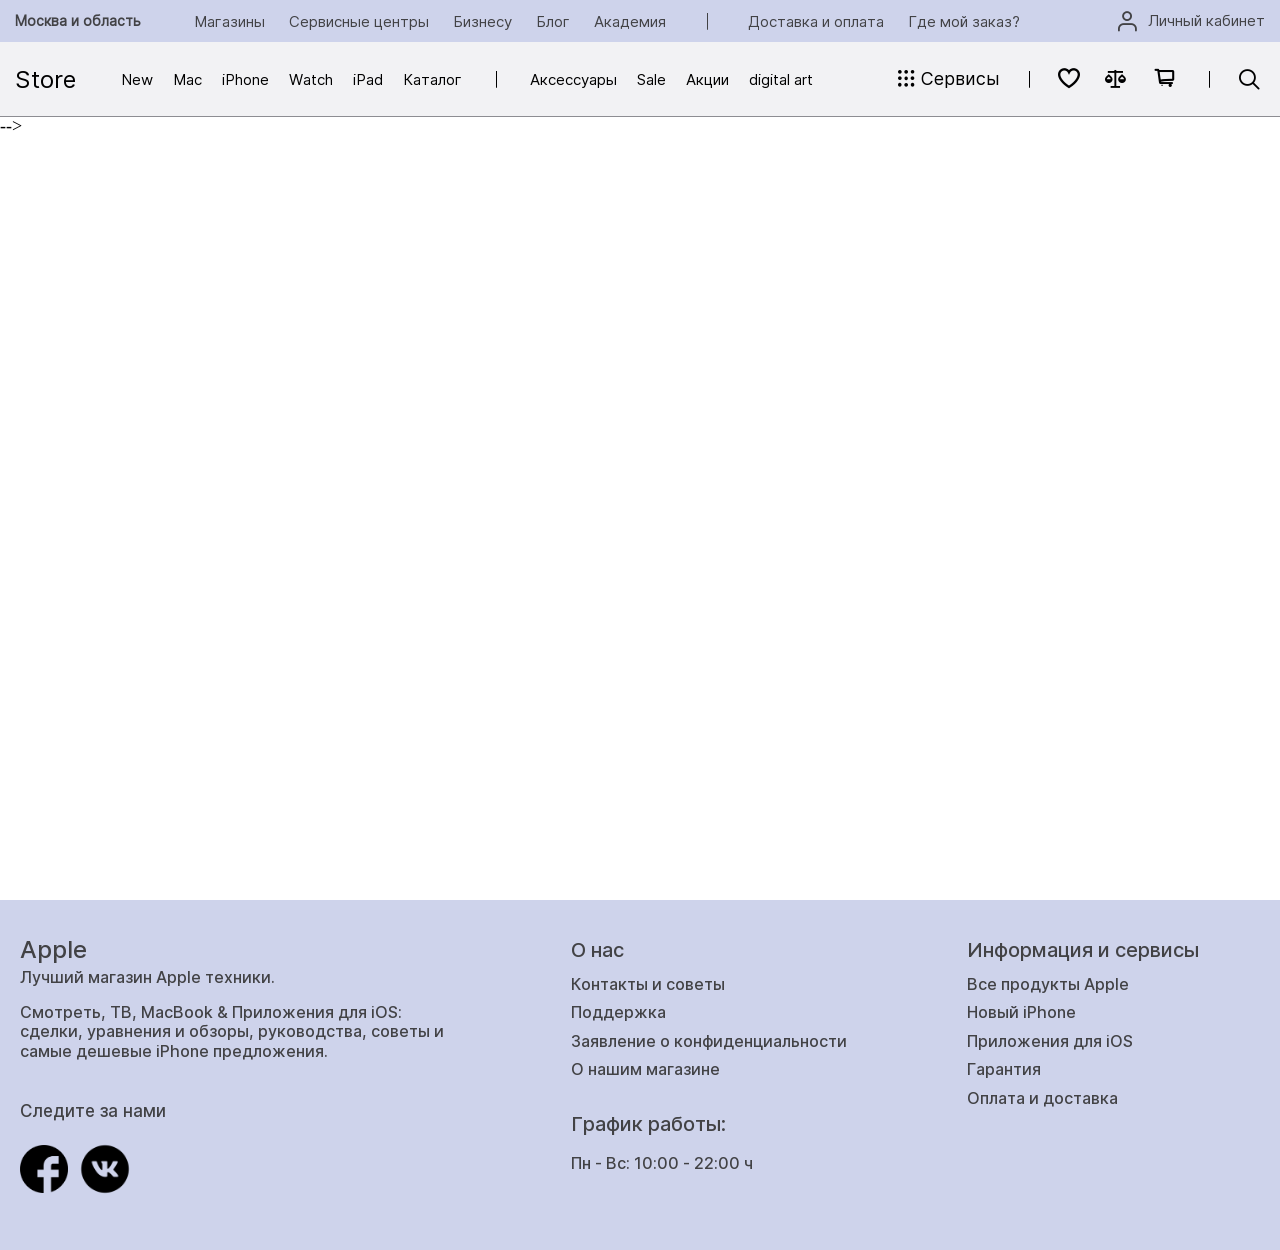
<file: production.html>
<!DOCTYPE html>
<html lang="ru">

<head>
	<title>О производстве</title>
	<meta charset="UTF-8">
	<meta name="format-detection" content="telephone=no">
	<link rel="stylesheet" href="css/style.min.css?_v=20230912215059">
	<link rel="shortcut icon" href="favicon.ico">
	<!-- <meta name="robots" content="noindex, nofollow"> -->
	<meta name="viewport" content="width=device-width, initial-scale=1.0">
</head>

<body>
	</div>
	<div class="wrapper">
		<header class="header">
			<div class="header__top top-header">
				<div class="top-header__container">
					<a href="#" class="top-header__location">Москва и область</a>
					<nav class="menu__body">
						<ul class="menu__list">
							<li class="menu__item"><a href="" class="menu__link">Магазины</a></li>
							<li class="menu__item"><a href="" class="menu__link">Сервисные центры</a></li>
							<li class="menu__item"><a href="" class="menu__link">Бизнесу</a></li>
							<li class="menu__item"><a href="" class="menu__link">Блог</a></li>
							<li class="menu__item"><a href="" class="menu__link">Академия</a></li>
							<span class=" menu__ic _icon-ic"></span>
							<li class="menu__item"><a href="" class="menu__link">Доставка и оплата</a></li>
							<li class="menu__item"><a href="" class="menu__link">Где мой заказ?</a></li>
						</ul>
					</nav>
					<div class="top-header__adaptive adaptive-header">
						<div class="adaptive-header__logo"></div>
						<div class="adaptive-header__menu"></div>
					</div>
					<a href="#" data-da=".adaptive-header__menu, 991" class="top-header__user _icon-user"><span>Личный кабинет</span></a>
				</div>
			</div>

			<div class="header__catalog catalog-header">

				<div class="catalog-header__container">
					<div data-da=".adaptive-header__logo, 991" class="catalog-header__logo">Store</div>

					<nav class="catalog-header__menu menu-catalog">
						<ul class="menu-catalog__list">
							<li class="menu-catalog__item"><a href="" class="menu-catalog__link">New</a></li>
							<li class="menu-catalog__item"><a href="" class="menu-catalog__link"> Mac</a></li>
							<li class="menu-catalog__item"><a href="" class="menu-catalog__link">iPhone</a></li>
							<li class="menu-catalog__item"><a href="" class="menu-catalog__link">Watch</a></li>
							<li class="menu-catalog__item"><a href="" class="menu-catalog__link">iPad</a></li>
							<li class="menu-catalog__item"><a href="" class="menu-catalog__link">Каталог</a></li>
							<span class="menu-catalog__ic _icon-ic"></span>
							<li class="menu-catalog__item"><a href="" class="menu-catalog__link">Аксессуары</a></li>
							<li class="menu-catalog__item"><a href="" class="menu-catalog__link">Sale</a></li>
							<li class="menu-catalog__item"><a href="" class="menu-catalog__link">Акции</a></li>
							<li class="menu-catalog__item"><a href="" class="menu-catalog__link">digital art</a></li>

						</ul>

					</nav>
					<div class="catalog-header__actions actions-header">
						<div data-da=".catalog-header__menu, 991" class="actions-header__services _icon-alls">Сервисы</div>
						<span data-da=".adaptive-header__menu, 991" class="actions-header__ic _icon-ic none"></span>
						<!-- <div class="actions-header__local"></div> -->
						<a data-da=".adaptive-header__menu, 991" href="#" class="actions-header__favorite _icon-like"></a>
						<a data-da=".adaptive-header__menu, 991" href="#" class="actions-header__scales _icon-scales"></a>
						<button data-da=".adaptive-header__menu, 991" class="actions-header__cart _icon-cart"></button>
						<span data-da=".adaptive-header__menu, 991" class="actions-header__ic _icon-ic"></span>
						<a data-da=".adaptive-header__menu, 991" href="#" class="actions-header__search _icon-search"></a>
					</div>
				</div>
			</div>


		</header>
		<!-- <main class="page page-inner">
			<div class="product">
				<div class="product__container">
					<nav class="breadcrumbs">
						<ul class="breadcrumbs__list">
							<li class="breadcrumbs__item">
								<a href="" class="breadcrumbs__link">Главная</a>
							</li>
							<li class="breadcrumbs__list">
								<sapn href="" class="breadcrumbs__current">О производстве</sapn>
							</li>
						</ul>
					</nav>
					<h1 class="product__title">О производстве</h1>

					 <section class="page-news news-page"> 
							<div class="news-page news-block">

							<div class="news-block__card news-block-card">
								<div class="news-block-card__image">	<a href="" class="news-block-card__img"><picture><source srcset="img/products-block/product-news-one.webp" type="image/webp"><img src="img/products-block/product-news-one.jpg?_v=1694544659685" alt="news"></picture></a></div>
	
								<div class="news-block-card__body">
									<h4 class="news-block-card__title">
										<a href="" class="news-block-card__link-title">Производство типовых железобетонных изделий</a>
									</h4>
								<div class="news-block-card__buttons">
									<button type="button" class="news-block-card__button">Подробнее</button>

							</div>
							</div>
							</div>

							<div class="news-block__card news-block-card">
								<div class="news-block-card__image">	<a href="" class="news-block-card__img"><picture><source srcset="img/products-block/product-news-two.webp" type="image/webp"><img src="img/products-block/product-news-two.jpg?_v=1694544659685" alt="news"></picture></a></div>
	
								<div class="news-block-card__body">
									<h4 class="news-block-card__title">
										<a href="" class="news-block-card__link-title">Доставка продукции Ж/Д и авто транспорнтом</a>
									</h4>
								<div class="news-block-card__buttons">
									<button type="button" class="news-block-card__button">Подробнее</button>

							</div>
							</div>
							</div>

							<div class="news-block__card news-block-card">
								<div class="news-block-card__image">	<a href="" class="news-block-card__img"><picture><source srcset="img/products-block/product-news-there.webp" type="image/webp"><img src="img/products-block/product-news-there.jpg?_v=1694544659685" alt="news"></picture></a></div>
	
								<div class="news-block-card__body">
									<h4 class="news-block-card__title">
										<a href="" class="news-block-card__link-title">Производство изделий по индивидуальным чертежам</a>
									</h4>
								<div class="news-block-card__buttons">
									<button type="button" class="news-block-card__button">Подробнее</button>

							</div>
							</div>
							</div>

				</div>
<!-- -------------------------------------------------------------------------------------------------------- -->

		<!-- <section class="slick-slider">
								<h1 class="slick-slider__title">Склад готовой продукции</h1>
								<div class="wrapper"> 
									<div class="image-slider swiper-container"> 

										<div class="swiper-navigation">
										   <div class="swiper-navig"><div class="swiper-button-prev _icon-arrow"></div></div> 
										</div>
										<div class="swiper-navigati">
										   <div class="swiper-navi"><div class="swiper-button-next _icon-arrow"></div></div>
										</div>

									   <div class="image-slider__wrapper swiper-wrapper">
										   <div class="image-slider__slide swiper-slide">
											   <div class="slide-main-block__image">	<a href="" class="slide-main-block__img"><img src="img/sliders/image 101.png?_v=1694544659685" alt="news"></a></div>
									
										   </div>
				   
											<div class="image-slider__slide swiper-slide">
											   <div class="slide-main-block__image">	<a href="" class="slide-main-block__img"><img src="img/sliders/image 102.png?_v=1694544659685" alt="news"></a></div>
								   
										   </div>
				   
										   <div class="image-slider__slide swiper-slide">
											   <div class="slide-main-block__image">	<a href="" class="slide-main-block__img"><img src="img/sliders/image 103.png?_v=1694544659685" alt="news"></a></div>
									
										   </div>
				   
										   <div class="image-slider__slide swiper-slide">
											   <div class="slide-main-block__image">	<a href="" class="slide-main-block__img"><img src="img/sliders/image 104.png?_v=1694544659685" alt="news"></a></div>
								   
										   
										   </div> 
				   
										   <div class="image-slider__slide swiper-slide">
											   <div class="slide-main-block__image">	<a href="" class="slide-main-block__img"><img src="img/sliders/image 105.png?_v=1694544659685" alt="news"></a></div>
										   </div>

										   <div class="image-slider__slide swiper-slide">
											   <div class="slide-main-block__image">	<a href="" class="slide-main-block__img"><img src="img/sliders/image 106.png?_v=1694544659685" alt="news"></a></div>
										   </div>

										   <div class="image-slider__slide swiper-slide">
											   <div class="slide-main-block__image">	<a href="" class="slide-main-block__img"><img src="img/sliders/image 107.png?_v=1694544659685" alt="news"></a></div>
										   </div>
									   
									   </div> 
				   
				   
								   </div>
				   
				   
								   <div class="image-mini-slider swiper-container">
									   <div class="image-mini-slider__wrapper swiper-wrapper">
				   
										   <div class="image-mini-slider__slide swiper-slide">
											   <div class="image-mini-slider__image">
												   <img src="img/sliders/image 101.png?_v=1694544659685" alt="">
											   </div>
										   </div>
										   <div class="image-mini-slider__slide swiper-slide">
											   <div class="image-mini-slider__image">
												   <img src="img/sliders/image 102.png?_v=1694544659685" alt="">
											   </div>
										   </div>
										   <div class="image-mini-slider__slide swiper-slide">
											   <div class="image-mini-slider__image">
												   <img src="img/sliders/image 103.png?_v=1694544659685" alt="">
											   </div>
										   </div>
										   <div class="image-mini-slider__slide swiper-slide">
											   <div class="image-mini-slider__image">
												   <img src="img/sliders/image 104.png?_v=1694544659685" alt="">
											   </div>
										   </div>
										   <div class="image-mini-slider__slide swiper-slide">
											   <div class="image-mini-slider__image">
												   <img src="img/sliders/image 105.png?_v=1694544659685" alt="">
											   </div>
										   </div>
										   <div class="image-mini-slider__slide swiper-slide">
											   <div class="image-mini-slider__image">
												   <img src="img/sliders/image 106.png?_v=1694544659685" alt="">
											   </div>
										   </div>
										   <div class="image-mini-slider__slide swiper-slide">
											   <div class="image-mini-slider__image">
												   <img src="img/sliders/image 107.png?_v=1694544659685" alt="">
											   </div>
										   </div>
									   </div>
								   </div>
				   
							   </div>
							</section> -->

		<!-- <div class="page-cards card-page">
						<h1 class="card-page__title">Города поставки </h1>
						<div class="card-page__body">
							<div class="card-page__images">
							<picture><source srcset="img/card/mask-group.webp" type="image/webp"><img class="card-page__img-map" src="img/card/mask-group.png?_v=1694544659685" alt=""></picture>	
						</div>
							<div class="card-page__location location-page">
							<div class="location-page__loc-1  _icon-map-loc flex">Оренбург</div>
							<div class="location-page__loc-2  _icon-map-loc flex">Уфа</div>
							<div class="location-page__loc-3  _icon-map-loc flex">Пермь</div>
							<div class="location-page__loc-4  _icon-map-loc flex">Березники</div>
							<div class="location-page__loc-5  _icon-map-loc flex">Нижний тагил</div>
							<div class="location-page__loc-6  _icon-map-loc flex">Екатеринбург</div>
							<div class="location-page__loc-7  _icon-map-loc flex">Тюмень</div>
							<div class="location-page__loc-8  _icon-map-loc flex">Курган</div>
							<div class="location-page__loc-9  _icon-map-loc flex">Сургут</div>
							<div class="location-page__loc-10 _icon-map-loc flex">Ханты-Мансийск</div>
							<div class="location-page__loc-11 _icon-map-loc flex">Новый Уренгой</div>
						</div>
					</div>
					</div> -->



		<!-- 
			<section class="page__info-production production-info">
				<div class="production-info__container">
					<div class="production-info__title">Производство</div>

					<div class="production-info__shadow"></div>
					<div class="info-production">
						<div class="info-production__colons">
						
						<div class="info-production__area-production">
							<p class="info-production__title">4000</p>
							<p class="info-production__text">м3 площадь производства</p>
						</div>
						<div class="info-production__number-production">
							<p class="info-production__title">700+</p>
							<p class="info-production__text">количество
								клиентов</p>
						</div>
						<div class="info-production__amount-day-production">
							<p class="info-production__title">200</p>
							<p class="info-production__text">м3 бетона в день</p>
						</div>
					</div>
				</div>
					<div class="production-info__item item-production-colons">
						<div class="item-production-card-one">
							<div class="item-production-card-one__text text-up">
								<p>Наш завод ЖБИ основан в 2015 году В самом начале мы научились продавать и организовывать логистику для потребителей железобетонных изделий. Затем мы пошли дальше. Что бы ни утонуть в современном, быстроменяющемся рынке ЖБИ изделий,где вытесняются посредники государственными структурами и пожеланиями потребителей, коллективом ООО «ЗДСК» принято решение,об организации производства ЖБИ изделий.</p>
							</div>
						</div>

						<div class="item-production-card">
							<div class="item-production-card__image-one">
								<picture><source srcset="img/production/image-one.webp" type="image/webp"><img src="img/production/image-one.png?_v=1694544659685" alt=""></picture>
							</div>
						</div>
					

					<div class="item-production-card-two">
						<div class="item-production-card-two__image-two">
							<picture><source srcset="img/production/image-two.webp" type="image/webp"><img src="img/production/image-two.png?_v=1694544659685" alt=""></picture>
						</div>
					</div>

					<div class="item-production-card-there">
						<div class="item-production-card-there__text text-up">
							<p class="item-production-card-there__parag">Производственные площади разместились в пригороде Екатеринбурга, где на сегодняшний день и продолжается производственный процесс.</p>

							<p>Компания четко ориентируется на рынке, ассортимент продукции расширяется, при этом качество продукции только растёт.</p>
						</div>
					</div>

					<div class="item-production-card-for">
						<div class="item-production-card-for__text text-up">
							<p>Все это отражается на ценовой политике и позволяет поддерживать ее на достаточно низком уровне. В 2018 году было принято решение о закупке нового оборудования EDIL STAMPI, KFPK PP, HANGCHA. Что позволило нашему заводу производить железобетонные изделия в больших объемах. Новейшие технологические разработки позволяют выпускать продукцию высочайшего качества, которая полностью соответствует как российским, так и зарубежным стандартам.</p>
						</div>
					</div>

					<div class="item-production-card-fur">
						<div class="item-production-card-fur__image-fur">
							<picture><source srcset="img/production/image-there.webp" type="image/webp"><img src="img/production/image-there.png?_v=1694544659685" alt=""></picture>
						</div>
					</div>


			
				</div>
				<div class="item-production-row">
				<div class="item-production-card-six">
					<div class="item-production-card-six__text">
						<h3 class="item-production-card-six__title">ООО «ЗДСК» гарантирует</h3>
						<nav class="item-production-card-six__menu">
							<li class="item-production-card-six__link">Прочность изделий</li>
							<li class="item-production-card-six__link">Высокую степень качества</li>
							<li class="item-production-card-six__link">Устойчивость к статическими динамическим нагрузкам</li>
						</nav>
					</div>
				</div>

				<div class="item-production-card-seven">
					<div class="item-production-card-seven__text">
						<p>Большой выбор товарных позиций предоставляет возможность приобрести продукцию для разных областей строительства: железных дорог, метро, автомобильных дорог и автомагистралей, для гражданского и промышленного строительства. Также изготавливаем изделия по индивидуальным чертежам заказчика.
							В собственности предприятия имеются: автотехника, автокраны, вилочные и фронтальные погрузчики. Это позволяет осуществлять круглосуточное изготовление и доставку железобетонных изделий нашим клиентам. Предлагаем несколько вариантов доставки изделий с завода: автотранспортом, по железной дороге, водным транспортом и комбинированными способами доставки.
							
					</div>
				</div>
				</div>
				</div>

			</section> -->

		<!-- <section class="delivery">
				<div class="delivery-block__container">
					<h1 class="delivery-block__title">Доставка</h1>
					
					<div class="delivery-block__cards">
						<div class="delivery-block__content">
							<div class="delivery-block__image">
							<picture><source srcset="img/delivery/one.webp" type="image/webp"><img src="img/delivery/one.png?_v=1694544659685" alt=""></picture>
						</div>
							<p>Авто <br> транспорт</p>
						</div>
						<div class="delivery-block__content">
							<div class="delivery-block__image">
							<picture><source srcset="img/delivery/two.webp" type="image/webp"><img src="img/delivery/two.png?_v=1694544659685" alt=""></picture>
						</div>
							<p>Водный <br> танспорт</p>
						</div>
						<div class="delivery-block__content">
							<div class="delivery-block__image">
							<picture><source srcset="img/delivery/there.webp" type="image/webp"><img src="img/delivery/there.png?_v=1694544659685" alt=""></picture>
						</div>
							<p>Железная <br> дорога</p>
						</div>
						<div class="delivery-block__content land">
							<div class="delivery-block__images">
							<picture><source srcset="img/delivery/for.webp" type="image/webp"><img src="img/delivery/for.png?_v=1694544659685" alt=""></picture>
						</div>
							<p>Комбинированная <br> доставка</p>
						</div>
					</div>
				</div>
			</section> -->
		<!-- ---------------------------------------------------------------------------------------------------------- -->
		<!-- <section class="document">
				
				<div class="main-document__container"> 
					<h1 class="main-document__title">Благодарственные письма</h1>
					<div class="main-document__block"> 

					   <div class="main-document__card card-document">
							   <div class="card-document__image">	<a href="" class="card-document__img"><picture><source srcset="img/mainpage/document-one.webp" type="image/webp"><img src="img/mainpage/document-one.png?_v=1694544659685" alt="news"></picture></a></div>
							    <p>Сертификат СФ114</p>
						   </div>
   
							<div class="main-document__card card-document">
							   <div class="card-document__image">	<a href="" class="card-document__img"><picture><source srcset="img/mainpage/document-two.webp" type="image/webp"><img src="img/mainpage/document-two.png?_v=1694544659685" alt="news"></picture></a></div>
							   <p>Лицензия 1353-02</p>
						   </div>
   
						   <div class="main-document__card card-document">
							   <div class="card-document__image">	<a href="" class="card-document__img"><picture><source srcset="img/mainpage/document-there.webp" type="image/webp"><img src="img/mainpage/document-there.png?_v=1694544659685" alt="news"></picture></a></div>
							   <p>Сертификат СФ114</p>
						   </div>
				   </div>
			   </div>
			</section> -->

		</main> -->
	</div>
	<footer class="footer">
		<section class="footer__navi navi-footer">
			<div class="navi-footer__container">
				<div class="navi-footer__info info-footer">
					<div class="info-footer__title">Apple</div>
					<div class="info-footer__subTitle textStyle">Лучший магазин Apple техники.</div>
					<div class="info-footer__text textStyle">Смотреть, ТВ, MacBook & Приложения для iOS:
						сделки, уравнения и обзоры, руководства,
						советы и самые дешевые iPhone предложения.</div>
					<div class="info-footer__adaptive"></div>
					<div data-da=".info-footer__adaptive, 830" class="info-footer__social social-footer">
						<div class="social-footer__title textStyle">Следите за нами </div>
						<div class="social-footer__soc">
							<div class="social-footer__facebook"><picture><source srcset="img/footer/facebok.webp" type="image/webp"><img src="img/footer/facebok.png?_v=1694544659685" alt=""></picture></div>
							<div class="social-footer__vkontake"><picture><source srcset="img/footer/vkontakte.webp" type="image/webp"><img src="img/footer/vkontakte.png?_v=1694544659685" alt=""></picture></div>
						</div>
					</div>
				</div>
				<div class="navi-footer__position">
					<!-- MOBILE -->
					<div class="navi-footer__mobile mobile-footer">
						<div data-spollers="830" class="mobile-footer__spollers spollers-aboutUs">
							<div class="spollers-aboutUs__item">
								<button type="button" data-spoller class="spollers-aboutUs__title"></button>
								<div class="spollers-aboutUs__body"></div>
							</div>
						</div>

						<div class="navi-footer__mobile mobile-footer">
							<div data-spollers="830" class="mobile-footer__spollers spollers-siteInformation">
								<div class="spollers-siteInformation__item">
									<button type="button" data-spoller class="spollers-siteInformation__title"></button>
									<div class="spollers-siteInformation__body"></div>
								</div>
							</div>
						</div>
					</div>
					<!-- MOBILE -->
					<div class="navi-footer__aboutUs aboutUs-footer">
						<div data-da=".spollers-aboutUs__title, 830" class="aboutUs-footer__title">О нас</div>
						<nav class="aboutUs-footer__menu">
							<ul data-da=".spollers-aboutUs__body, 830" class="aboutUs-footer__list mobile-list">
								<li class="aboutUs-footer__item"><a href="#" class="aboutUs-footer__link textStyle">Контакты и советы</a></li>
								<li class="aboutUs-footer__item"><a href="#" class="aboutUs-footer__link textStyle">Поддержка</a></li>
								<li class="aboutUs-footer__item"><a href="#" class="aboutUs-footer__link textStyle">Заявление о конфиденциальности</a></li>
								<li class="aboutUs-footer__item"><a href="#" class="aboutUs-footer__link textStyle">О нашим магазине</a></li>
							</ul>
						</nav>
						<div data-da=".info-footer__adaptive, 830" class="aboutUs-footer__schedule schedule-footer">
							<div class="schedule-footer__title">График работы:</div>
							<div class="schedule-footer__text textStyle"> Пн - Вс: 10:00 - 22:00 ч</div>
						</div>

					</div>
					<div class="navi-footer__siteInformation siteInformation-footer">
						<div data-da=".spollers-siteInformation__title, 830" class="siteInformation-footer__title">Информация и сервисы</div>
						<nav data-da=".spollers-siteInformation__body, 830" class="siteInformation-footer__menu">
							<ul class="siteInformation-footer__list mobile-list">
								<li class="siteInformation-footer__item"><a href="" class="siteInformation-footer__link textStyle">Все продукты Apple</a></li>
								<li class="siteInformation-footer__item"><a href="" class="siteInformation-footer__link textStyle">Новый iPhone</a></li>
								<li class="siteInformation-footer__item"><a href="" class="siteInformation-footer__link textStyle">Приложения для iOS</a></li>
								<li class="siteInformation-footer__item"><a href="" class="siteInformation-footer__link textStyle">Гарантия</a></li>
								<li class="siteInformation-footer__item"><a href="" class="siteInformation-footer__link textStyle">Оплата и доставка</a></li>
							</ul>
						</nav>
					</div>
				</div>

			</div>
		</section>
		<!-- <section class="footer__navi navi-footer">
        <div class="navi-footer__container">

            <div class="navi-footer__logotyp logotyp-navi-footer">
            <div class="logotyp-navi-footer__logo">
                <picture><source srcset="img/footer/logo1.webp" type="image/webp"><img src="img/footer/logo1.png?_v=1694544659685" alt=""></picture>
            </div>
            <div class="logotyp-navi-footer__title">ЗДСК</div>
            <div class="logotyp-navi-footer__text">Производство <br>железобетонных <br>конструкций</div>
            </div>
            
            <div class="navi-footer__search">
                <form action="#" class="search-footer">
                    <button type="submit" class="search-footer__button _icon-search"></button>
                    <input autocomplete="off" type="text" name="form[]" data-error="Ошибка" placeholder="Поиск" class="search-footer__input" id="placeholder">
                </form>
            </div>
        </div>
    </section>

    <div class="footer__body body-footer">
    <div class="body-footer__container">
        <div class="body-footer__main main-body-footer">
            <div class="main-body-footer__menu">
                <nav class="main-body-footer__menu menu-footer">
                    <ul class="menu-footer__list">
                        <li class="menu-footer__item"><a href="" class="menu-footer__link"><div class="menu-catalog__icon _icon-catalog"></div>Каталог</a></li>                              
                        <li data-da=".menu-info-adaptiv__list, 500" class="menu-footer__item"><a href="" class="menu-footer__link">О производстве</a></li>
                        <li data-da=".menu-info-adaptiv__list, 845" class="menu-footer__item"><a href="" class="menu-footer__link">Новости</a></li>
                        <li data-da=".menu-info-adaptiv__list, 845" class="menu-footer__item"><a href="" class="menu-footer__link">Закупки</a></li>
                        <li class="menu-footer__item"><a href="" class="menu-footer__link">Вакансии</a></li>
                        <li class="menu-footer__item"><a href="" class="menu-footer__link"><div class="menu-catalog__icon _icon-prais none"></div>Прайс</a></li>
                    </ul>
                    
                </nav>
                <div class="main-body-footer__info-products products-info">
                    <div class="products-info__colons">
                        <p>Кольца колодезные
                            Лотки теплотрасс
                            Лотки кабельные
                            Лоток железобетонный ЛК
                            Лоток УБК
                            Плиты покрытия лотков теплотрасс
                            Плиты покрытия коллекторов
                            Плиты покрытия кабельных лотков
                            Днища колодезные
                            </p>
    
                            <p>Аэродромные плиты
                                Вентиляционные блоки
                                Доборные балки
                                Дорожные плиты
                                Дорожные ограждения жби
                                Дорожный бордюр
                                Фундаменты дорожных знаков
                                Железобетонные стойки
                                Заборы ЖБИ</p>
    
                                <p>Плиты укрепления откосов
                                    Прикромочные лотки
                                    Железобетонные фермы
                                    Приставки железобетонные
                                    Ригель железобетонный
                                    Стойки СКЦ
                                    Стойки УСЩ
                                    Телескопические лотки
                                    Труба железобетонная</p>
                    </div>
                    <div class="products-info__menu menu-info-adaptiv">
                        <nav class="menu-info-adaptiv__menu">
                            <ul class="menu-info-adaptiv__list"></ul>
                        </nav>
                    </div>
                </div>
            </div>

    
            
            <div class="main-body-footer__info-call call-info">
                <div class="call-info__border"></div>
                <div class="call-info__colons">
                <div class="call-info__contacs-one">
                <a class="call-info__tell" href="">7 922 20-20-190</a>
                <a class="call-info__email" href="">zdsk.pg@yandex.ru</a>
            </div>
            <div class="call-info__contacs-one">
                <a class="call-info__tell" href="">7 922 18-18-158</a>
                <a class="call-info__email" href="">zdsk87@mail.ru</a>
            </div>

                <div class="call-info__location location-info">
                  
                    <p class="location-info__adress _icon-location">Арамиль Базовая, 2а</p>
        </div>
    </div>
            </div>


             <div class="body-footer__row">
                <div class="body-footer__item item-footer">

                </div>
            </div> -->
		<!-- </div>
    </div>
        </div> -->


		<!-- <div class="footer__policy policy-footer">
        <div class="policy-footer__container">
            <div class="policy-footer__info">
                <p>2020, ЗДСК Производство железобетонных конструкций</p>
            </div>
            <div class="policy-footer__public">
                <p><a href="">Публичная оферта</a></p>
                <p><a href="">Политика конфиденциальности</a></p>
            </div>
        </div>
    </div> -->

		<!-- <div class="footer__information information-footer">
        <div class="information-footer__container">
        <div class="information-footer__info">
            <p>Для сбора информации технического характера мы используем файлы Cookie <br>
                В том числе, мы обрабатываем Ваш IP-адрес, для определения региона местоположения.</p>
        </div>
        <div class="information-footer__develop">
            <p>РАЗРАБОТКА И ПОДДЕРЖКА <span>«СИТИС»</span></p>
            <picture><source srcset="img/footer/sitius.webp" type="image/webp"><img src="img/footer/sitius.png?_v=1694544659685" alt=""></picture>
        </div>
    </div>
    </div>  -->

	</footer>


	<!-- <nav class="catalog-header__menu menu-catalog">
    <ul class="menu-catalog__list">
        <li class="menu-catalog__item"><a href="" class="menu-catalog__link"><div class="menu-catalog__icon _icon-catalog"></div>Каталог</a></li>                              
        <li class="menu-catalog__item"><a href="" class="menu-catalog__link">О производстве</a></li>
        <li class="menu-catalog__item"><a href="" class="menu-catalog__link">Новости</a></li>
        <li class="menu-catalog__item"><a href="" class="menu-catalog__link">Закупки</a></li>
        <li class="menu-catalog__item"><a href="" class="menu-catalog__link">Вакансии</a></li>
        <li class="menu-catalog__item"><a href="" class="menu-catalog__link"><div class="menu-catalog__icon _icon-prais max"></div>Прайс</a></li>
        <li class="menu-catalog__item"><a href="" class="menu-catalog__link"><div class="menu-catalog__icon _icon-search min"></div>Поиск</a></li>
    </ul>
    
</nav> -->
	<!-- <div id="callback" aria-hidden="true" class="popup">
	<div class="popup__wrapper">
		<div class="popup__content">
			<button data-close type="button" class="popup__close">Закрыть</button>
			<div class="popup__text">
				Тут будет форма
			</div>
		</div>
	</div>
</div> -->
	<script src="js/app.min.js?_v=20230912215059"></script>
	<!-- 
		<link rel="stylesheet" href="/src/libs/slick/slick.scss?_v=20230912215059">
		<link rel="stylesheet" href="/src/libs/slick/slick-theme.scss?_v=20230912215059">

		<script src="/src/libs/slick/slick.min.js"></script> -->

	<link rel="stylesheet" href="https://cdn.jsdelivr.net/npm/swiper@8/swiper-bundle.min.css?_v=20230912215059" />

	<script src="https://cdn.jsdelivr.net/npm/swiper@8/swiper-bundle.min.js"></script>
</body>

</html>
</file>
<file: css/style.min.css>
@charset "UTF-8";@font-face{font-family:icons;font-display:swap;src:url(../fonts/icons.woff2) format("woff2"),url(../fonts/icons.woff) format("woff");font-weight:400;font-style:normal}@font-face{font-family:Inter-B;font-display:swap;src:url(../fonts/Inter-Bold.woff2) format("woff2"),url(../fonts/Inter-Bold.woff) format("woff");font-weight:700;font-style:normal}@font-face{font-family:Inter-E;font-display:swap;src:url(../fonts/Inter-ExtraLight.woff2) format("woff2"),url(../fonts/Inter-ExtraLight.woff) format("woff");font-weight:200;font-style:normal}@font-face{font-family:Inter-L;font-display:swap;src:url(../fonts/Inter-Light.woff2) format("woff2"),url(../fonts/Inter-Light.woff) format("woff");font-weight:300;font-style:normal}@font-face{font-family:Inter-M;font-display:swap;src:url(../fonts/Inter-Medium.woff2) format("woff2"),url(../fonts/Inter-Medium.woff) format("woff");font-weight:500;font-style:normal}@font-face{font-family:Inter-S-B;font-display:swap;src:url(../fonts/Inter-SemiBold.woff2) format("woff2"),url(../fonts/Inter-SemiBold.woff) format("woff");font-weight:600;font-style:normal}@font-face{font-family:Inter-R;font-display:swap;src:url(../fonts/Inter-Regular.woff2) format("woff2"),url(../fonts/Inter-Regular.woff) format("woff");font-weight:400;font-style:normal}.select_control .select__value::before,[class*=_icon-]:before{font-family:icons;font-style:normal;font-weight:400;font-variant:normal;text-transform:none;line-height:1;-webkit-font-smoothing:antialiased;-moz-osx-font-smoothing:grayscale}[class*=_icon-]:before{display:block}._icon-alls:before{content:"\e900"}._icon-arrow:before{content:"\e901"}._icon-arrow_next:before{content:"\e902"}._icon-arrow_slider:before{content:"\e903"}._icon-cart:before{content:"\e904"}._icon-ic:before{content:"\e905"}._icon-like:before{content:"\e906"}._icon-scales:before{content:"\e907"}._icon-search:before{content:"\e908"}._icon-user:before{content:"\e909"}*{padding:0;margin:0;border:0}*,:after,:before{-webkit-box-sizing:border-box;box-sizing:border-box}body,html{height:100%;min-width:320px}body{color:#000;line-height:1;font-family:Regular;font-size:1.125rem;-ms-text-size-adjust:100%;-moz-text-size-adjust:100%;-webkit-text-size-adjust:100%;-webkit-font-smoothing:antialiased;-moz-osx-font-smoothing:grayscale}button,input,textarea{font-family:Regular;font-size:inherit}button{cursor:pointer;color:inherit;background-color:inherit}a{color:inherit}a:link,a:visited{text-decoration:none}a:hover{text-decoration:none}ul li{list-style:none}img{vertical-align:top}h1,h2,h3,h4,h5,h6{font-weight:inherit;font-size:inherit}body{font-weight:500}.lock body{overflow:hidden;-ms-touch-action:none;touch-action:none}.wrapper{min-height:100%;display:-webkit-box;display:-ms-flexbox;display:flex;-webkit-box-orient:vertical;-webkit-box-direction:normal;-ms-flex-direction:column;flex-direction:column;overflow:hidden}.wrapper>main{-webkit-box-flex:1;-ms-flex:1 1 auto;flex:1 1 auto}.wrapper>*{min-width:0}[class*=__container]{max-width:83.75rem;-webkit-box-sizing:content-box;box-sizing:content-box;margin:0 auto}[class*=__mobil-container]{max-width:83.75rem;-webkit-box-sizing:content-box;box-sizing:content-box;margin:0 auto}[class*=__mobile-container]{max-width:83.75rem;-webkit-box-sizing:content-box;box-sizing:content-box;margin:0 auto}.button{padding:0 0;display:inline-block;background:#e8aa31;-webkit-box-shadow:0 4px 20px rgba(232,170,49,.43);box-shadow:0 4px 20px rgba(232,170,49,.43);border-radius:3px;font-weight:600;font-size:1.25rem;text-align:center;color:#fff;padding:.5rem 3.25rem;line-height:1.6;-webkit-transition:-webkit-box-shadow .3s ease 0s;transition:-webkit-box-shadow .3s ease 0s;-o-transition:box-shadow .3s ease 0s;transition:box-shadow .3s ease 0s;transition:box-shadow .3s ease 0s,-webkit-box-shadow .3s ease 0s}.button_border{background-color:#fff;border:1px solid #e8aa31;color:#e8aa31;-webkit-box-shadow:none;box-shadow:none}.button_black{background-color:#000;color:#fff;-webkit-box-shadow:none;box-shadow:none;padding:.5rem 1.875rem}.checkbox{position:relative}.checkbox:not(:last-child){margin-bottom:.3125em}.checkbox__input{position:absolute;width:0;height:0;opacity:0}.checkbox__input:checked+.checkbox__label:after{-webkit-transform:scale(1);-ms-transform:scale(1);transform:scale(1)}.checkbox__label{cursor:pointer;display:-webkit-inline-box;display:-ms-inline-flexbox;display:inline-flex;-webkit-box-align:center;-ms-flex-align:center;align-items:center;position:relative;gap:10px}.checkbox__label:before{content:"";-ms-flex-item-align:start;align-self:flex-start;-webkit-box-flex:0;-ms-flex:0 0 1.25rem;flex:0 0 1.25rem;width:1.25rem;height:1.25rem;border:1px solid #e8aa31;border-radius:2px}.checkbox__label::after{content:"";-webkit-transition:all .3s ease 0s;-o-transition:all .3s ease 0s;transition:all .3s ease 0s;-webkit-transform:scale(0);-ms-transform:scale(0);transform:scale(0);position:absolute;width:1rem;border-radius:2px;height:1rem;top:2px;left:2px;background-color:#e8aa31}.checkbox__text small{color:#e8aa31}.select{position:relative}.select__body{position:relative}.select__title{color:inherit;text-align:left;border:1px solid #d9d9d9;background-color:#fff;cursor:pointer;width:100%;border-radius:4px}.select__value{display:-webkit-box;display:-ms-flexbox;display:flex;-webkit-box-align:center;-ms-flex-align:center;align-items:center;height:30px;padding:0 .9375rem;-webkit-box-pack:justify;-ms-flex-pack:justify;justify-content:space-between;-webkit-box-orient:horizontal;-webkit-box-direction:reverse;-ms-flex-direction:row-reverse;flex-direction:row-reverse}.select__value:before{content:"";-ms-flex-item-align:stretch;-ms-grid-row-align:stretch;align-self:stretch;-webkit-box-flex:0;-ms-flex:0 0 10px;flex:0 0 10px;-webkit-transition:all .3s ease 0s;-o-transition:all .3s ease 0s;transition:all .3s ease 0s;display:-webkit-box;display:-ms-flexbox;display:flex;-webkit-box-pack:center;-ms-flex-pack:center;justify-content:center;-webkit-box-align:center;-ms-flex-align:center;align-items:center}._select-open .select__value:before{-webkit-transform:rotate(-180deg);-ms-transform:rotate(-180deg);transform:rotate(-180deg)}.select__text{-webkit-box-flex:1;-ms-flex:1 1 auto;flex:1 1 auto}.select__input{width:100%;background-color:transparent;height:100%}.select__options{color:#000;position:absolute;top:29px;border-radius:0 0 4px 4px;min-width:100%;left:0;background-color:#fff;border-top:0;border:1px solid #d9d9d9;border-top:0;padding:10px 0 5px 0}.select__scroll{overflow-y:auto;overflow-x:hidden;max-height:200px}.select__option{width:100%;display:block;text-align:left;cursor:pointer;padding:5px 15px;color:inherit}.select__option._select-selected{background-color:#eee}.select__row{display:-webkit-inline-box;display:-ms-inline-flexbox;display:inline-flex;-webkit-box-align:center;-ms-flex-align:center;align-items:center}.select._select-open{z-index:5}.select_control .select__title{border:1px solid rgba(4,4,4,.3);border-radius:3px}.select_control .select__value{height:2.5rem;color:rgba(0,0,0,.5)}.select_control .select__value::before{font-size:.5rem;content:"\e900";margin-left:1.25em}.select_control .select__option{color:rgba(0,0,0,.5)}._select-tag{cursor:pointer}.rating{display:-webkit-box;display:-ms-flexbox;display:flex;-webkit-box-align:end;-ms-flex-align:end;align-items:flex-end;font-size:1.875rem;line-height:.75;-webkit-transition:opacity .3s ease 0s;-o-transition:opacity .3s ease 0s;transition:opacity .3s ease 0s}.rating.rating_sending{opacity:.2}.rating.rating_set .rating__active,.rating.rating_set .rating__item{cursor:pointer}.rating__body{letter-spacing:.2666666667em;position:relative}.rating__body::before{content:"★★★★★";display:block}.rating__active{position:absolute;width:0%;height:100%;top:0;left:0;overflow:hidden}.rating__active::before{content:"★★★★★";position:absolute;width:100%;height:100%;top:0;left:0;color:#ffd300}.rating__items{display:-webkit-box;display:-ms-flexbox;display:flex;position:absolute;width:100%;height:100%;top:0;left:0}.rating__item{-webkit-box-flex:0;-ms-flex:0 0 20%;flex:0 0 20%;height:100%;opacity:0}.rating__value{display:none;font-size:50%;line-height:1;padding:0 0 0 10px}.rating__info{color:#ababab;font-size:1rem}.quantity{width:150px;height:50px;display:-webkit-box;display:-ms-flexbox;display:flex;border:1px solid rgba(166,166,166,.45)}.quantity__button{-webkit-box-flex:0;-ms-flex:0 0 50px;flex:0 0 50px;height:3.125rem;position:relative;cursor:pointer;background-color:#000}.quantity__button::after,.quantity__button::before{content:"";position:absolute;top:50%;left:50%;-webkit-transition:all .3s ease 0s;-o-transition:all .3s ease 0s;transition:all .3s ease 0s;margin:0 0 0 -4.5px;background-color:#a6a6a6;width:9px;height:1px}.quantity__button_plus::before{-webkit-transform:rotate(-90deg);-ms-transform:rotate(-90deg);transform:rotate(-90deg)}.quantity__input{-webkit-box-flex:1;-ms-flex:1 1 auto;flex:1 1 auto}.quantity__input input{height:100%;color:#a6a6a6;font-size:12px;width:100%;text-align:center}.noUi-target,.noUi-target *{-webkit-touch-callout:none;-webkit-tap-highlight-color:transparent;-webkit-user-select:none;-ms-touch-action:none;touch-action:none;-ms-user-select:none;-moz-user-select:none;user-select:none;-webkit-box-sizing:border-box;box-sizing:border-box}.noUi-target{position:relative}.noUi-base,.noUi-connects{width:100%;height:100%;position:relative;z-index:1}.noUi-connects{overflow:hidden;z-index:0}.noUi-connect,.noUi-origin{will-change:transform;position:absolute;z-index:1;top:0;right:0;height:100%;width:100%;-ms-transform-origin:0 0;-webkit-transform-origin:0 0;-webkit-transform-style:preserve-3d;transform-origin:0 0;-webkit-transform-style:flat;transform-style:flat}.noUi-txt-dir-rtl.noUi-horizontal .noUi-origin{left:0;right:auto}.noUi-vertical .noUi-origin{top:-100%;width:0}.noUi-horizontal .noUi-origin{height:0}.noUi-handle{-webkit-backface-visibility:hidden;backface-visibility:hidden;position:absolute}.noUi-touch-area{height:100%;width:100%}.noUi-state-tap .noUi-connect,.noUi-state-tap .noUi-origin{-webkit-transition:-webkit-transform .3s;transition:-webkit-transform .3s;-o-transition:transform .3s;transition:transform .3s;transition:transform .3s,-webkit-transform .3s}.noUi-state-drag *{cursor:inherit!important}.noUi-horizontal{height:.0625rem;background-color:#e8aa31}.noUi-horizontal .noUi-handle{width:1.125rem;height:1.125rem;right:-.5625rem;top:-.5625rem;border-radius:50%}.noUi-vertical{width:18px}.noUi-vertical .noUi-handle{width:28px;height:34px;right:-6px;bottom:-17px}.noUi-txt-dir-rtl.noUi-horizontal .noUi-handle{left:-17px;right:auto}.noUi-target{background-color:#e8aa31}.noUi-connects{border-radius:3px}.noUi-connect{background-color:#141414}.noUi-draggable{cursor:ew-resize}.noUi-vertical .noUi-draggable{cursor:ns-resize}.noUi-handle{background:#e8aa31;-webkit-box-shadow:0 4px 20px rgba(232,170,49,.3);box-shadow:0 4px 20px rgba(232,170,49,.3)}.noUi-handle::before{content:"";position:absolute;background-color:#141414;width:.75rem;height:.75rem;border-radius:50%;top:.1875rem;left:.1875rem}[disabled] .noUi-connect{background:#b8b8b8}[disabled] .noUi-handle,[disabled].noUi-handle,[disabled].noUi-target{cursor:not-allowed}.noUi-pips,.noUi-pips *{-webkit-box-sizing:border-box;box-sizing:border-box}.noUi-pips{position:absolute;color:#999}.noUi-value{position:absolute;white-space:nowrap;text-align:center}.noUi-value-sub{color:#ccc;font-size:10px}.noUi-marker{position:absolute;background:#ccc}.noUi-marker-sub{background:#aaa}.noUi-marker-large{background:#aaa}.noUi-pips-horizontal{padding:10px 0;height:80px;top:100%;left:0;width:100%}.noUi-value-horizontal{-webkit-transform:translate(-50%,50%);-ms-transform:translate(-50%,50%);transform:translate(-50%,50%)}.noUi-rtl .noUi-value-horizontal{-webkit-transform:translate(50%,50%);-ms-transform:translate(50%,50%);transform:translate(50%,50%)}.noUi-marker-horizontal.noUi-marker{margin-left:-1px;width:2px;height:5px}.noUi-marker-horizontal.noUi-marker-sub{height:10px}.noUi-marker-horizontal.noUi-marker-large{height:15px}.noUi-pips-vertical{padding:0 10px;height:100%;top:0;left:100%}.noUi-value-vertical{-webkit-transform:translate(0,-50%);-ms-transform:translate(0,-50%);transform:translate(0,-50%);padding-left:25px}.noUi-rtl .noUi-value-vertical{-webkit-transform:translate(0,50%);-ms-transform:translate(0,50%);transform:translate(0,50%)}.noUi-marker-vertical.noUi-marker{width:5px;height:2px;margin-top:-1px}.noUi-marker-vertical.noUi-marker-sub{width:10px}.noUi-marker-vertical.noUi-marker-large{width:15px}.noUi-tooltip{display:block;position:absolute;border:1px solid #d9d9d9;border-radius:3px;background:#fff;color:#000;padding:5px;text-align:center;white-space:nowrap}.noUi-horizontal .noUi-tooltip{-webkit-transform:translate(-50%,0);-ms-transform:translate(-50%,0);transform:translate(-50%,0);left:50%;bottom:120%}.noUi-vertical .noUi-tooltip{-webkit-transform:translate(0,-50%);-ms-transform:translate(0,-50%);transform:translate(0,-50%);top:50%;right:120%}.noUi-horizontal .noUi-origin>.noUi-tooltip{-webkit-transform:translate(50%,0);-ms-transform:translate(50%,0);transform:translate(50%,0);left:auto;bottom:10px}.noUi-vertical .noUi-origin>.noUi-tooltip{-webkit-transform:translate(0,-18px);-ms-transform:translate(0,-18px);transform:translate(0,-18px);top:auto;right:28px}body::after{content:"";background-color:rgba(0,0,0,.5);position:fixed;width:100%;height:100%;top:0;left:0;opacity:0;-webkit-transition:opacity .8s ease 0s;-o-transition:opacity .8s ease 0s;transition:opacity .8s ease 0s;pointer-events:none}body.popup-show::after{opacity:1}.popup{position:fixed;top:0;left:0;bottom:0;right:0;z-index:100;padding:30px 10px;-webkit-transition:visibility .8s ease 0s;-o-transition:visibility .8s ease 0s;transition:visibility .8s ease 0s;visibility:hidden}.popup_show{visibility:visible;overflow:auto}.popup_show .popup__content{visibility:visible;-webkit-transform:scale(1);-ms-transform:scale(1);transform:scale(1)}.popup__wrapper{display:-webkit-box;display:-ms-flexbox;display:flex;-webkit-box-orient:vertical;-webkit-box-direction:normal;-ms-flex-direction:column;flex-direction:column;-webkit-box-align:center;-ms-flex-align:center;align-items:center;min-height:100%;-webkit-box-flex:1;-ms-flex:1 1 auto;flex:1 1 auto;width:100%;display:flex;-webkit-box-pack:center;-ms-flex-pack:center;justify-content:center;align-items:center}.popup__content{visibility:hidden;-webkit-transform:scale(0);-ms-transform:scale(0);transform:scale(0);-webkit-transition:-webkit-transform .3s ease 0s;transition:-webkit-transform .3s ease 0s;-o-transition:transform .3s ease 0s;transition:transform .3s ease 0s;transition:transform .3s ease 0s,-webkit-transform .3s ease 0s;background-color:#eee;padding:20px;width:100%;max-width:900px;border-radius:20px}.lock .popup__content{visibility:visible}[class*=-ibg]{position:relative}[class*=-ibg] img{position:absolute;width:100%;height:100%;top:0;left:0;-o-object-fit:cover;object-fit:cover}[class*=-ibg_contain] img{-o-object-fit:contain;object-fit:contain}.header__top{background-color:#ced3eb;color:#424245;font-family:Inter-R}.header__catalog{background:#f2f2f4;color:#000;font-family:Inter-R;border-bottom:1px solid #8d8d92}.top-header__adaptive{display:none}.top-header__container{display:-webkit-box;display:-ms-flexbox;display:flex;-webkit-box-align:center;-ms-flex-align:center;align-items:center;padding:.625rem .9375rem .625rem .9375rem}.top-header__location{font-size:.875rem;font-weight:600;line-height:1.2142857143;padding:0 4.6875rem 0 0}.top-header__user{font-size:1rem;line-height:1.0625;display:-webkit-box;display:-ms-flexbox;display:flex;-webkit-box-align:center;-ms-flex-align:center;align-items:center}.top-header__user::before{font-size:1.375rem;margin-right:.4545454545em}.adaptive-header{display:none}.adaptive-header__logo{display:-webkit-box;display:-ms-flexbox;display:flex;-webkit-box-flex:1;-ms-flex:1 1 auto;flex:1 1 auto}.adaptive-header__menu{display:-webkit-box;display:-ms-flexbox;display:flex;-webkit-box-align:center;-ms-flex-align:center;align-items:center;gap:15px}.menu__body{display:-webkit-box;display:-ms-flexbox;display:flex;-webkit-box-flex:1;-ms-flex:1 1 auto;flex:1 1 auto}.menu__list{display:-webkit-box;display:-ms-flexbox;display:flex;-webkit-box-align:center;-ms-flex-align:center;align-items:center;gap:24px}.menu__link{font-size:1rem;line-height:1.0625}.menu__ic{padding:0 .5rem}.catalog-header{min-height:70px}.catalog-header__container{display:-webkit-box;display:-ms-flexbox;display:flex;-webkit-box-align:center;-ms-flex-align:center;align-items:center;padding:1.5625rem .9375rem}.catalog-header__logo{font-size:1.5rem;line-height:.7083333333;margin-right:2.8125rem}.menu-catalog{display:-webkit-box;display:-ms-flexbox;display:flex;-webkit-box-flex:1;-ms-flex:1 1 auto;flex:1 1 auto;height:100%}.menu-catalog__list{display:-webkit-box;display:-ms-flexbox;display:flex;-webkit-box-align:center;-ms-flex-align:center;align-items:center;gap:20px}.menu-catalog__link{font-size:1rem;line-height:1.0625}.menu-catalog__ic{padding:0 .3125rem}.actions-header{display:-webkit-box;display:-ms-flexbox;display:flex;-webkit-box-align:center;-ms-flex-align:center;align-items:center;gap:1.25rem}.actions-header__services{display:-webkit-box;display:-ms-flexbox;display:flex;-webkit-box-align:center;-ms-flex-align:center;align-items:center}.actions-header__services::before{font-size:1.5rem;margin-right:.2083333333em;margin-bottom:2px}.actions-header__favorite::before{font-size:1.4375rem;margin-right:.2173913043em;margin-bottom:.0625rem;font-weight:600}.actions-header__scales::before{font-size:1.5rem;margin-right:.2083333333em}.actions-header__cart::before{font-size:1.625rem;margin-right:.1923076923em;font-weight:600}.actions-header__search::before{font-size:1.5rem;margin-right:.2083333333em}.breadcrumbs-header__container{display:-webkit-box;display:-ms-flexbox;display:flex;-webkit-box-align:center;-ms-flex-align:center;align-items:center;padding:15px}.breadcrumbs-header__link{display:-webkit-box;display:-ms-flexbox;display:flex;-webkit-box-align:center;-ms-flex-align:center;align-items:center;-webkit-box-orient:horizontal;-webkit-box-direction:reverse;-ms-flex-direction:row-reverse;flex-direction:row-reverse;color:#545f71;font-size:.875rem;font-family:Inter-R;line-height:1.3571428571}.breadcrumbs-header__text{display:-webkit-box;display:-ms-flexbox;display:flex;-webkit-box-align:center;-ms-flex-align:center;align-items:center;color:#545f71;font-size:.875rem;font-family:Inter-R;line-height:1.3571428571}.footer__navi{background:#ced3eb;color:#424245;min-height:350px}.textStyle{font-size:1.125rem;line-height:1.2222222222;font-family:Inter-M}.navi-footer__container{display:-webkit-box;display:-ms-flexbox;display:flex;gap:7.5rem}.navi-footer__position{display:-webkit-box;display:-ms-flexbox;display:flex;gap:7.5rem}.navi-footer__info{display:-webkit-box;display:-ms-flexbox;display:flex;-webkit-box-orient:vertical;-webkit-box-direction:normal;-ms-flex-direction:column;flex-direction:column;max-width:431px;margin-left:20px}.info-footer__adaptive{display:none}.info-footer__title{font-size:1.625rem;line-height:.8461538462;font-family:Inter-M;margin:2.5rem 0 .5rem 0}.info-footer__subTitle{margin:0 0 .9375rem 0}.info-footer__text{margin:0 0 2.5rem 0}.social-footer{display:-webkit-box;display:-ms-flexbox;display:flex;-webkit-box-orient:vertical;-webkit-box-direction:normal;-ms-flex-direction:column;flex-direction:column}.social-footer__title{font-size:1.125rem;line-height:1.2222222222;font-family:Inter-M;margin:0 0 1.25rem 0}.social-footer__soc{display:-webkit-box;display:-ms-flexbox;display:flex;-webkit-box-align:center;-ms-flex-align:center;align-items:center;gap:10px}.social-footer__facebook img{max-width:3rem}.social-footer__vkontake img{max-width:3.375rem}.aboutUs-footer__title{font-size:1.375rem;line-height:1;font-family:Inter-M;margin:2.5rem 0 .625rem 0}.aboutUs-footer__menu{margin-bottom:1.875rem}.aboutUs-footer__link{line-height:1.7777777778}.schedule-footer__title{font-size:1.375rem;line-height:1;font-family:Inter-M;margin:0 0 1.25rem 0}.siteInformation-footer__title{font-size:1.375rem;line-height:1;font-family:Inter-M;margin:2.5rem 0 .625rem 0}.siteInformation-footer__link{line-height:1.7777777778}.mobile-footer{display:none;gap:.625rem}.page{background-color:#f2f2f4}.page__catalog-cards{padding-bottom:6.5625rem}.page__catalog-goods{padding-bottom:5.3125rem}.page__main-news{color:#696977;display:-webkit-box;display:-ms-flexbox;display:flex;-webkit-box-orient:vertical;-webkit-box-direction:normal;-ms-flex-direction:column;flex-direction:column;gap:40px}.main-slider__slider img{width:100%;height:596px}.main-slider__mobil{display:none}.catalog-cards__container{display:-webkit-box;display:-ms-flexbox;display:flex;-webkit-box-orient:vertical;-webkit-box-direction:normal;-ms-flex-direction:column;flex-direction:column;padding:0 .9375rem}.catalog-cards__title{font-size:1.75rem;line-height:1.4736842105;font-family:Inter-M;color:#000;margin:3.75rem 0 1.25rem .625rem}.catalog-cards__cards{display:-webkit-box;display:-ms-flexbox;display:flex;-webkit-box-align:center;-ms-flex-align:center;align-items:center;gap:2rem}.catalog-cards__card{display:-ms-grid;display:grid;-ms-grid-rows:auto 1fr;grid-template-rows:auto 1fr;background:#fafafa;border-radius:6%}.catalog-cards__img{margin:2.5rem 0 2.8125rem 0;display:-webkit-box;display:-ms-flexbox;display:flex;-webkit-box-pack:center;-ms-flex-pack:center;justify-content:center}.catalog-cards__img img{width:179px;height:165px}.catalog-cards__subTitle{padding:0 1.25rem}.catalog-cards__link-subTitle{font-size:1rem;line-height:.7272727273;color:#545f71;font-family:Inter-R}.catalog-cards__footer{margin:2.1875rem 1.25rem 1.875rem 1.25rem;display:-webkit-box;display:-ms-flexbox;display:flex;-webkit-box-align:center;-ms-flex-align:center;align-items:center}.catalog-cards__price{display:-webkit-box;display:-ms-flexbox;display:flex;-webkit-box-flex:1;-ms-flex:1 1 auto;flex:1 1 auto;font-size:1rem;white-space:nowrap;line-height:.5333333333;color:#545f71;font-family:Inter-R}.catalog-cards__buy{font-size:1.125rem;line-height:.6;font-family:Inter-M;color:#1e1e1e;padding:.9375rem 1.25rem;background:#eff2f5;border-radius:10rem}.info{position:relative;bottom:35px}.title{font-size:2rem;line-height:1.6842105263;font-family:Inter-M;color:#000;margin:20px 0 20px 0}.text{font-size:1.3125rem;line-height:1.1052631579;font-family:Inter-L;color:#000;margin:0 0 95px 0}.models{white-space:nowrap;font-size:1.375rem;line-height:.8636363636;font-family:Inter-M;margin:0 24px 61px 0;display:-webkit-box;display:-ms-flexbox;display:flex;-webkit-box-align:center;-ms-flex-align:center;align-items:center;-webkit-box-orient:horizontal;-webkit-box-direction:reverse;-ms-flex-direction:row-reverse;flex-direction:row-reverse}.models::before{-webkit-transform:rotate(90deg);-ms-transform:rotate(90deg);transform:rotate(90deg);font-size:28px;font-weight:600;color:#424245;margin:.1875rem 0 0 .1875rem}.catalog-goods__block{display:-ms-grid;display:grid;-ms-grid-columns:1fr 1fr;grid-template-columns:1fr 1fr;gap:2.5rem;padding-bottom:2.5rem}.catalog-goods__position{display:-webkit-box;display:-ms-flexbox;display:flex;-webkit-box-pack:center;-ms-flex-pack:center;justify-content:center}.catalog-goods__airpods{display:-webkit-box;display:-ms-flexbox;display:flex;-webkit-box-align:end;-ms-flex-align:end;align-items:flex-end;background:#fafafa;gap:25px}.catalog-goods__watch{display:-webkit-box;display:-ms-flexbox;display:flex;-webkit-box-align:end;-ms-flex-align:end;align-items:flex-end;background:#fafafa}.catalog-goods__mac{display:-webkit-box;display:-ms-flexbox;display:flex;background:#fafafa;gap:40px;margin-bottom:2.5rem}.catalog-goods__ipad{display:-webkit-box;display:-ms-flexbox;display:flex;background:#fafafa;gap:85px}.catalog-goods__apple{display:-webkit-box;display:-ms-flexbox;display:flex;background:#fafafa;gap:85px}.catalog-goods__accessories{display:-webkit-box;display:-ms-flexbox;display:flex;-webkit-box-align:center;-ms-flex-align:center;align-items:center;gap:50px;background:#fafafa}.goods-airpods__img img{min-width:297px;max-height:297px}.goods-airpods__img-mobile{display:none}.goods-airpods__info{margin-right:15px}.goods-airpods__models{margin-bottom:40px}.goods-watch__img{margin:1.1875rem 3.75rem 1.25rem 3.125rem}.goods-watch__img img{max-width:244px;max-height:282px}.goods-watch__models{margin-bottom:40px}.goods-mac__img img{max-width:936px;max-height:487px;position:relative;left:-85px}.goods-mac__title{font-size:2.375rem;line-height:1.6842105263;font-family:Inter-M;color:#000;margin:6.25rem 0 20px 0}.goods-mac__text{font-size:1.5rem;line-height:1.1052631579;font-family:Inter-L;color:#000;margin:0 0 95px 0}.goods-mac__models{font-size:1.625rem;line-height:.8636363636;font-family:Inter-M;margin:0 24px 61px 0;display:-webkit-box;display:-ms-flexbox;display:flex;-webkit-box-align:center;-ms-flex-align:center;align-items:center;-webkit-box-orient:horizontal;-webkit-box-direction:reverse;-ms-flex-direction:row-reverse;flex-direction:row-reverse;-webkit-box-pack:end;-ms-flex-pack:end;justify-content:flex-end}.goods-mac__models::before{-webkit-transform:rotate(90deg);-ms-transform:rotate(90deg);transform:rotate(90deg);font-size:34px;font-weight:600;color:#424245;margin:.1875rem 0 0 .1875rem}.goods-ipad__img img{margin:1.0625rem 0 1.0625rem 3rem;width:16.375rem;height:17.8125rem}.goods-ipad__info{bottom:0}.goods-apple__img{margin:0 1.25rem 0 1.3125rem;display:-webkit-box;display:-ms-flexbox;display:flex;-webkit-box-align:center;-ms-flex-align:center;align-items:center}.goods-apple__img img{width:16.375rem;height:16.3125rem}.goods-apple__info{bottom:0}.goods-accessories__img{margin:.6875rem 0 .625rem 0}.goods-accessories__img img{max-width:488px;max-height:321px}.goods-accessories__models{margin:0 134px 17px 0}.card-column{display:-webkit-box;display:-ms-flexbox;display:flex;-webkit-box-orient:vertical;-webkit-box-direction:normal;-ms-flex-direction:column;flex-direction:column;gap:40px}.no-webp .card-column__item{background:url(../img/news/apples.jpg) right top no-repeat}.card-column__item{background-size:cover;height:480px}.card-column__container{max-width:90%}.card-column__mobil{display:none}.card-column__mobil-container{width:93%;padding:0 15px}.card-column__item-mobil{background:#fafafa;display:-webkit-box;display:-ms-flexbox;display:flex;-webkit-box-orient:vertical;-webkit-box-direction:normal;-ms-flex-direction:column;flex-direction:column;-webkit-box-align:center;-ms-flex-align:center;align-items:center;border-radius:30px}.card-column__mobile{display:none}.card-column__mobile-container{width:93%;padding:0 15px}.card-column__item-mobile{background:#fafafa;display:-webkit-box;display:-ms-flexbox;display:flex;-webkit-box-orient:vertical;-webkit-box-direction:normal;-ms-flex-direction:column;flex-direction:column;-webkit-box-align:center;-ms-flex-align:center;align-items:center;border-radius:30px}.info-column{position:relative;display:-webkit-box;display:-ms-flexbox;display:flex;-webkit-box-orient:horizontal;-webkit-box-direction:normal;-ms-flex-direction:row;flex-direction:row;flex-direction:column;-webkit-box-align:start;-ms-flex-align:start;align-items:flex-start}.info-column__title{font-size:2.125rem;font-family:Inter-M;line-height:.6875;padding:2.1875rem 0 2.5rem 0}.info-column__text{font-size:1.375rem;line-height:1.1;font-family:Inter-M;max-width:472px}.info-column__link{margin-top:80px;font-size:1.375rem;line-height:.9090909091;font-family:Inter-B;display:-webkit-box;display:-ms-flexbox;display:flex;-webkit-box-orient:horizontal;-webkit-box-direction:reverse;-ms-flex-direction:row-reverse;flex-direction:row-reverse;-webkit-box-align:center;-ms-flex-align:center;align-items:center}.info-column__link::before{-webkit-transform:rotate(90deg);-ms-transform:rotate(90deg);transform:rotate(90deg);margin:.26875rem 0 0 .25rem;font-size:1.75rem;font-weight:600}.card-rows{display:-webkit-box;display:-ms-flexbox;display:flex;-webkit-box-orient:horizontal;-webkit-box-direction:normal;-ms-flex-direction:row;flex-direction:row;gap:40px}.card-rows__container{display:-webkit-box;display:-ms-flexbox;display:flex;-webkit-box-orient:horizontal;-webkit-box-direction:reverse;-ms-flex-direction:row-reverse;flex-direction:row-reverse;max-width:90%;margin-right:0}.card-rows__item{background:#fff;display:-webkit-box;display:-ms-flexbox;display:flex;-webkit-box-orient:horizontal;-webkit-box-direction:reverse;-ms-flex-direction:row-reverse;flex-direction:row-reverse;-webkit-box-align:center;-ms-flex-align:center;align-items:center}.card-rows__img{margin-right:30px}.card-rows__mobil{display:none}.card-rows__mobil-container{width:93%;padding:0 10px}.card-rows__item-mobil{background:#fafafa;display:-webkit-box;display:-ms-flexbox;display:flex;-webkit-box-orient:vertical;-webkit-box-direction:normal;-ms-flex-direction:column;flex-direction:column;-webkit-box-align:center;-ms-flex-align:center;align-items:center;border-radius:30px}.card-rows__mobile{display:none}.card-rows__mobile-container{width:93%;padding:0 10px}.card-rows__item-mobile{background:#fafafa;display:-webkit-box;display:-ms-flexbox;display:flex;-webkit-box-orient:vertical;-webkit-box-direction:normal;-ms-flex-direction:column;flex-direction:column;-webkit-box-align:center;-ms-flex-align:center;align-items:center;border-radius:30px}.info-rows__title{font-size:2.125rem;font-family:Inter-M;line-height:.6875;padding:3.125rem 0 2.1875rem 0}.info-rows__text{font-size:1.375rem;line-height:1.1;font-family:Inter-M}.info-rows__link{font-size:1.375rem;line-height:.9090909091;font-family:Inter-B;margin:3.75rem 0 0 0;display:-webkit-box;display:-ms-flexbox;display:flex;-webkit-box-orient:horizontal;-webkit-box-direction:reverse;-ms-flex-direction:row-reverse;flex-direction:row-reverse;-webkit-box-align:center;-ms-flex-align:center;align-items:center;-webkit-box-pack:end;-ms-flex-pack:end;justify-content:flex-end;margin-bottom:2.5rem}.info-rows__link::before{-webkit-transform:rotate(90deg);-ms-transform:rotate(90deg);transform:rotate(90deg);margin:.20625rem 0 0 .25rem;font-size:1.75rem;font-weight:600}.page{background:#f2f2f4}.page__products{padding-top:60px;padding-bottom:150px;background:#f2f2f4}.breadcrumbs-page{background:#f2f2f4;padding:.9375rem 15px 1.25rem 15px}.breadcrumbs-page__container{display:-webkit-box;display:-ms-flexbox;display:flex;-webkit-box-align:center;-ms-flex-align:center;align-items:center;gap:7px;padding:0 15px}.breadcrumbs-page__link{display:-webkit-box;display:-ms-flexbox;display:flex;-webkit-box-align:center;-ms-flex-align:center;align-items:center;-webkit-box-orient:horizontal;-webkit-box-direction:reverse;-ms-flex-direction:row-reverse;flex-direction:row-reverse;color:#545f71;font-size:.875rem;font-family:Inter-R;line-height:1.3571428571}.breadcrumbs-page__text{display:-webkit-box;display:-ms-flexbox;display:flex;-webkit-box-align:center;-ms-flex-align:center;align-items:center;color:#545f71;font-size:.875rem;font-family:Inter-R;line-height:1.3571428571}.card-page{background:#fafafa}.product-card__container{display:-webkit-box;display:-ms-flexbox;display:flex;-webkit-box-orient:horizontal;-webkit-box-direction:normal;-ms-flex-direction:row;flex-direction:row;-webkit-box-align:center;-ms-flex-align:center;align-items:center;gap:100px}.product-card__slick-slider{width:45%;position:relative}.wrapper{position:relative}.image-slider{position:relative}.image-slider__wrapper{width:60%}.swiper-slide{height:0}.slide-main-block__image{margin:40px 0;display:-webkit-box;display:-ms-flexbox;display:flex;-ms-flex-pack:distribute;justify-content:space-around}.swiper-button-prev{color:#949ba6;height:48px}.swiper-button-prev::after{display:none}.swiper-button-prev::before{width:48px;height:48px;padding:8px;color:#949ba6;font-size:32px;-webkit-transform:rotate(90deg);-ms-transform:rotate(90deg);transform:rotate(90deg)}.swiper-button-next{height:48px;color:#949ba6}.swiper-button-next::after{display:none}.swiper-button-next::before{width:48px;height:48px;padding:8px;color:#949ba6;font-size:32px;-webkit-transform:rotate(270deg);-ms-transform:rotate(270deg);transform:rotate(270deg)}.image-mini-slider__slide.swiper-slide-thumb-active{padding:3px 0;border:2px solid #999}.image-mini-slider{margin-top:10px;position:absolute;display:-webkit-box;display:-ms-flexbox;display:flex;-webkit-box-orient:vertical;-webkit-box-direction:normal;-ms-flex-direction:column;flex-direction:column;width:23.4%}.image-mini-slider__wrapper{display:-webkit-box;display:-ms-flexbox;display:flex;-webkit-box-orient:vertical;-webkit-box-direction:normal;-ms-flex-direction:column;flex-direction:column;gap:10px}.image-mini-slider__slide{border:2px solid #eff2f5;border-radius:8px;padding:6px 0}.image-mini-slider__image img{width:80px;height:78px}.swiper-navi{height:48px;width:60%;position:relative}.swiper-navig{height:48px;width:60%;position:relative}.swiper-navigation{height:48px;width:60%;display:-webkit-box;display:-ms-flexbox;display:flex;-webkit-box-align:center;-ms-flex-align:center;align-items:center;-webkit-box-orient:vertical;-webkit-box-direction:normal;-ms-flex-direction:column;flex-direction:column}.swiper-navigati{height:48px;width:60%;display:-webkit-box;display:-ms-flexbox;display:flex;-webkit-box-align:center;-ms-flex-align:center;align-items:center;-webkit-box-orient:vertical;-webkit-box-direction:reverse;-ms-flex-direction:column-reverse;flex-direction:column-reverse}.setting-card{color:#424245;margin-bottom:50px}.setting-card__title{font-size:1.125rem;font-family:Inter-M;margin-bottom:1.875rem}.setting-card__color{margin-bottom:1.875rem}.setting-card__memory{margin-bottom:1.875rem}.setting-card__connection{margin-bottom:4.0625rem}.setting-card__price{font-size:2rem;line-height:.6875;font-family:Inter-S-B;margin-bottom:3.125rem}.setting-card__bottom{font-size:1.25rem;line-height:1.1;font-family:Inter-S-B;padding:14px 56px;margin:0 auto;text-align:center;background:#eff2f5;width:383px}.color-card{display:-webkit-box;display:-ms-flexbox;display:flex;-webkit-box-align:center;-ms-flex-align:center;align-items:center;gap:20px}.color-card__title{font-size:1.125rem;font-family:Inter-M;padding-right:20px}.color-card__gray{width:27px;height:27px;border-radius:50%;background:#d9d9d9}.color-card__orange{width:27px;height:27px;border-radius:50%;background:#f9e3cc}.color-card__black{width:27px;height:27px;border-radius:50%;background:#000}.color-card__black-blue{width:27px;height:27px;border-radius:50%;background:#113}.memory-card{display:-webkit-box;display:-ms-flexbox;display:flex;-webkit-box-align:center;-ms-flex-align:center;align-items:center;gap:8px}.memory-card__title{font-size:1.125rem;font-family:Inter-M;padding-right:27px}.memory-card__gb{font-size:1rem;line-height:1.1875;font-family:Inter-S-B;padding:10px 36px;display:-webkit-box;display:-ms-flexbox;display:flex;-webkit-box-align:center;-ms-flex-align:center;align-items:center;-webkit-box-pack:center;-ms-flex-pack:center;justify-content:center;background:#eff2f5;border-radius:4px}.connection-card{display:-webkit-box;display:-ms-flexbox;display:flex;-webkit-box-align:center;-ms-flex-align:center;align-items:center;gap:10px}.connection-card__title{font-size:1.125rem;font-family:Inter-M;padding-right:40px}.connection-card__sim{font-size:1rem;line-height:1.1875;font-family:Inter-S-B;padding:10px 20px;display:-webkit-box;display:-ms-flexbox;display:flex;-webkit-box-align:center;-ms-flex-align:center;align-items:center;-webkit-box-pack:center;-ms-flex-pack:center;justify-content:center;background:#eff2f5;border-radius:4px}.products-page__container{display:-webkit-box;display:-ms-flexbox;display:flex;-webkit-box-orient:vertical;-webkit-box-direction:normal;-ms-flex-direction:column;flex-direction:column;padding:0 .9375rem}.products-page__title{font-size:1.75rem;line-height:1.4736842105;font-family:Inter-M;color:#000;margin:3.75rem 0 1.25rem .625rem}.products-page__cards{display:-webkit-box;display:-ms-flexbox;display:flex;-webkit-box-align:center;-ms-flex-align:center;align-items:center;gap:2rem}.products-page__card{display:-ms-grid;display:grid;-ms-grid-rows:auto 1fr;grid-template-rows:auto 1fr;background:#fafafa;border-radius:6%}.products-page__img{margin:2.5rem 0 2.8125rem 0;display:-webkit-box;display:-ms-flexbox;display:flex;-webkit-box-pack:center;-ms-flex-pack:center;justify-content:center}.products-page__img img{width:179px;height:165px}.products-page__subTitle{padding:0 1.25rem}.products-page__link-subTitle{font-size:1rem;line-height:.7272727273;color:#545f71;font-family:Inter-R}.products-page__footer{margin:2.1875rem 1.25rem 1.875rem 1.25rem;display:-webkit-box;display:-ms-flexbox;display:flex;-webkit-box-align:center;-ms-flex-align:center;align-items:center}.products-page__price{display:-webkit-box;display:-ms-flexbox;display:flex;-webkit-box-flex:1;-ms-flex:1 1 auto;flex:1 1 auto;font-size:1rem;white-space:nowrap;line-height:.5333333333;color:#545f71;font-family:Inter-R}.products-page__buy{font-size:1.125rem;line-height:.6;font-family:Inter-M;color:#1e1e1e;padding:.9375rem 1.25rem;background:#eff2f5;border-radius:10rem}.tippy-box[data-animation=fade][data-state=hidden]{opacity:0}[data-tippy-root]{max-width:calc(100vw - 10px)}.tippy-box{position:relative;background-color:#333;color:#fff;border-radius:4px;font-size:14px;line-height:1.4;outline:0;-webkit-transition-property:visibility,opacity,-webkit-transform;transition-property:visibility,opacity,-webkit-transform;-o-transition-property:transform,visibility,opacity;transition-property:transform,visibility,opacity;transition-property:transform,visibility,opacity,-webkit-transform}.tippy-box[data-placement^=top]>.tippy-arrow{bottom:0}.tippy-box[data-placement^=top]>.tippy-arrow:before{bottom:-7px;left:0;border-width:8px 8px 0;border-top-color:initial;-webkit-transform-origin:center top;-ms-transform-origin:center top;transform-origin:center top}.tippy-box[data-placement^=bottom]>.tippy-arrow{top:0}.tippy-box[data-placement^=bottom]>.tippy-arrow:before{top:-7px;left:0;border-width:0 8px 8px;border-bottom-color:initial;-webkit-transform-origin:center bottom;-ms-transform-origin:center bottom;transform-origin:center bottom}.tippy-box[data-placement^=left]>.tippy-arrow{right:0}.tippy-box[data-placement^=left]>.tippy-arrow:before{border-width:8px 0 8px 8px;border-left-color:initial;right:-7px;-webkit-transform-origin:center left;-ms-transform-origin:center left;transform-origin:center left}.tippy-box[data-placement^=right]>.tippy-arrow{left:0}.tippy-box[data-placement^=right]>.tippy-arrow:before{left:-7px;border-width:8px 8px 8px 0;border-right-color:initial;-webkit-transform-origin:center right;-ms-transform-origin:center right;transform-origin:center right}.tippy-box[data-inertia][data-state=visible]{-webkit-transition-timing-function:cubic-bezier(.54,1.5,.38,1.11);-o-transition-timing-function:cubic-bezier(.54,1.5,.38,1.11);transition-timing-function:cubic-bezier(.54,1.5,.38,1.11)}.tippy-arrow{width:16px;height:16px;color:#333}.tippy-arrow:before{content:"";position:absolute;border-color:transparent;border-style:solid}.tippy-content{position:relative;padding:5px 9px;z-index:1}@font-face{font-family:swiper-icons;src:url("data:application/font-woff;charset=utf-8;base64, [base64]//wADZ2x5ZgAAAywAAADMAAAD2MHtryVoZWFkAAABbAAAADAAAAA2E2+eoWhoZWEAAAGcAAAAHwAAACQC9gDzaG10eAAAAigAAAAZAAAArgJkABFsb2NhAAAC0AAAAFoAAABaFQAUGG1heHAAAAG8AAAAHwAAACAAcABAbmFtZQAAA/gAAAE5AAACXvFdBwlwb3N0AAAFNAAAAGIAAACE5s74hXjaY2BkYGAAYpf5Hu/j+W2+MnAzMYDAzaX6QjD6/4//Bxj5GA8AuRwMYGkAPywL13jaY2BkYGA88P8Agx4j+/8fQDYfA1AEBWgDAIB2BOoAeNpjYGRgYNBh4GdgYgABEMnIABJzYNADCQAACWgAsQB42mNgYfzCOIGBlYGB0YcxjYGBwR1Kf2WQZGhhYGBiYGVmgAFGBiQQkOaawtDAoMBQxXjg/wEGPcYDDA4wNUA2CCgwsAAAO4EL6gAAeNpj2M0gyAACqxgGNWBkZ2D4/wMA+xkDdgAAAHjaY2BgYGaAYBkGRgYQiAHyGMF8FgYHIM3DwMHABGQrMOgyWDLEM1T9/w8UBfEMgLzE////P/5//f/V/xv+r4eaAAeMbAxwIUYmIMHEgKYAYjUcsDAwsLKxc3BycfPw8jEQA/[base64]/uznmfPFBNODM2K7MTQ45YEAZqGP81AmGGcF3iPqOop0r1SPTaTbVkfUe4HXj97wYE+yNwWYxwWu4v1ugWHgo3S1XdZEVqWM7ET0cfnLGxWfkgR42o2PvWrDMBSFj/IHLaF0zKjRgdiVMwScNRAoWUoH78Y2icB/yIY09An6AH2Bdu/UB+yxopYshQiEvnvu0dURgDt8QeC8PDw7Fpji3fEA4z/PEJ6YOB5hKh4dj3EvXhxPqH/SKUY3rJ7srZ4FZnh1PMAtPhwP6fl2PMJMPDgeQ4rY8YT6Gzao0eAEA409DuggmTnFnOcSCiEiLMgxCiTI6Cq5DZUd3Qmp10vO0LaLTd2cjN4fOumlc7lUYbSQcZFkutRG7g6JKZKy0RmdLY680CDnEJ+UMkpFFe1RN7nxdVpXrC4aTtnaurOnYercZg2YVmLN/d/gczfEimrE/fs/bOuq29Zmn8tloORaXgZgGa78yO9/cnXm2BpaGvq25Dv9S4E9+5SIc9PqupJKhYFSSl47+Qcr1mYNAAAAeNptw0cKwkAAAMDZJA8Q7OUJvkLsPfZ6zFVERPy8qHh2YER+3i/BP83vIBLLySsoKimrqKqpa2hp6+jq6RsYGhmbmJqZSy0sraxtbO3sHRydnEMU4uR6yx7JJXveP7WrDycAAAAAAAH//wACeNpjYGRgYOABYhkgZgJCZgZNBkYGLQZtIJsFLMYAAAw3ALgAeNolizEKgDAQBCchRbC2sFER0YD6qVQiBCv/H9ezGI6Z5XBAw8CBK/m5iQQVauVbXLnOrMZv2oLdKFa8Pjuru2hJzGabmOSLzNMzvutpB3N42mNgZGBg4GKQYzBhYMxJLMlj4GBgAYow/P/PAJJhLM6sSoWKfWCAAwDAjgbRAAB42mNgYGBkAIIbCZo5IPrmUn0hGA0AO8EFTQAA");font-weight:400;font-style:normal}:root{--swiper-theme-color:#007aff}.swiper{margin-left:auto;margin-right:auto;position:relative;overflow:hidden;list-style:none;padding:0;z-index:1}.swiper-vertical>.swiper-wrapper{-webkit-box-orient:vertical;-webkit-box-direction:normal;-ms-flex-direction:column;flex-direction:column}.swiper-wrapper{position:relative;width:100%;height:100%;z-index:1;display:-webkit-box;display:-ms-flexbox;display:flex;-webkit-box-sizing:content-box;box-sizing:content-box}.swiper-pointer-events{-ms-touch-action:pan-y;touch-action:pan-y}.swiper-pointer-events.swiper-vertical{-ms-touch-action:pan-x;touch-action:pan-x}.swiper-slide{-ms-flex-negative:0;flex-shrink:0;width:100%;height:100%;position:relative}.swiper-slide-invisible-blank{visibility:hidden}.swiper-autoheight,.swiper-autoheight .swiper-slide{height:auto}.swiper-autoheight .swiper-wrapper{-webkit-box-align:start;-ms-flex-align:start;align-items:flex-start}.swiper-3d,.swiper-3d.swiper-css-mode .swiper-wrapper{-webkit-perspective:1200px;perspective:1200px}.swiper-3d .swiper-slide-shadow,.swiper-3d .swiper-slide-shadow-bottom,.swiper-3d .swiper-slide-shadow-left,.swiper-3d .swiper-slide-shadow-right,.swiper-3d .swiper-slide-shadow-top{position:absolute;left:0;top:0;width:100%;height:100%;pointer-events:none;z-index:10}.swiper-3d .swiper-slide-shadow{background:rgba(0,0,0,.15)}.swiper-3d .swiper-slide-shadow-left{background-image:-webkit-gradient(linear,right top,left top,from(rgba(0,0,0,.5)),to(rgba(0,0,0,0)));background-image:-o-linear-gradient(right,rgba(0,0,0,.5),rgba(0,0,0,0));background-image:linear-gradient(to left,rgba(0,0,0,.5),rgba(0,0,0,0))}.swiper-3d .swiper-slide-shadow-right{background-image:-webkit-gradient(linear,left top,right top,from(rgba(0,0,0,.5)),to(rgba(0,0,0,0)));background-image:-o-linear-gradient(left,rgba(0,0,0,.5),rgba(0,0,0,0));background-image:linear-gradient(to right,rgba(0,0,0,.5),rgba(0,0,0,0))}.swiper-3d .swiper-slide-shadow-top{background-image:-webkit-gradient(linear,left bottom,left top,from(rgba(0,0,0,.5)),to(rgba(0,0,0,0)));background-image:-o-linear-gradient(bottom,rgba(0,0,0,.5),rgba(0,0,0,0));background-image:linear-gradient(to top,rgba(0,0,0,.5),rgba(0,0,0,0))}.swiper-3d .swiper-slide-shadow-bottom{background-image:-webkit-gradient(linear,left top,left bottom,from(rgba(0,0,0,.5)),to(rgba(0,0,0,0)));background-image:-o-linear-gradient(top,rgba(0,0,0,.5),rgba(0,0,0,0));background-image:linear-gradient(to bottom,rgba(0,0,0,.5),rgba(0,0,0,0))}.swiper-css-mode>.swiper-wrapper{overflow:auto;scrollbar-width:none;-ms-overflow-style:none}.swiper-css-mode>.swiper-wrapper::-webkit-scrollbar{display:none}.swiper-css-mode>.swiper-wrapper>.swiper-slide{scroll-snap-align:start start}.swiper-horizontal.swiper-css-mode>.swiper-wrapper{-ms-scroll-snap-type:x mandatory;scroll-snap-type:x mandatory}.swiper-vertical.swiper-css-mode>.swiper-wrapper{-ms-scroll-snap-type:y mandatory;scroll-snap-type:y mandatory}.swiper-centered>.swiper-wrapper::before{content:"";-ms-flex-negative:0;flex-shrink:0;-webkit-box-ordinal-group:10000;-ms-flex-order:9999;order:9999}.swiper-centered.swiper-horizontal>.swiper-wrapper>.swiper-slide:first-child{-webkit-margin-start:var(--swiper-centered-offset-before);margin-inline-start:var(--swiper-centered-offset-before)}.swiper-centered.swiper-horizontal>.swiper-wrapper::before{height:100%;min-height:1px;width:var(--swiper-centered-offset-after)}.swiper-centered.swiper-vertical>.swiper-wrapper>.swiper-slide:first-child{-webkit-margin-before:var(--swiper-centered-offset-before);margin-block-start:var(--swiper-centered-offset-before)}.swiper-centered.swiper-vertical>.swiper-wrapper::before{width:100%;min-width:1px;height:var(--swiper-centered-offset-after)}.swiper-centered>.swiper-wrapper>.swiper-slide{scroll-snap-align:center center}.swiper-virtual.swiper-css-mode .swiper-wrapper::after{content:"";position:absolute;left:0;top:0;pointer-events:none}.swiper-virtual.swiper-css-mode.swiper-horizontal .swiper-wrapper::after{height:1px;width:var(--swiper-virtual-size)}.swiper-virtual.swiper-css-mode.swiper-vertical .swiper-wrapper::after{width:1px;height:var(--swiper-virtual-size)}:root{--swiper-navigation-size:44px}.swiper-button-next,.swiper-button-prev{position:absolute;z-index:10;cursor:pointer;display:-webkit-box;display:-ms-flexbox;display:flex;-webkit-box-align:center;-ms-flex-align:center;align-items:center;-webkit-box-pack:center;-ms-flex-pack:center;justify-content:center}.swiper-button-next.swiper-button-disabled,.swiper-button-prev.swiper-button-disabled{opacity:.35;cursor:auto;pointer-events:none}.swiper-button-next:after,.swiper-button-prev:after{font-family:swiper-icons;font-size:var(--swiper-navigation-size);text-transform:none!important;letter-spacing:0;text-transform:none;font-variant:initial;line-height:1}.swiper-button-prev:after,.swiper-rtl .swiper-button-next:after{content:"prev"}.swiper-button-next:after,.swiper-rtl .swiper-button-prev:after{content:"next"}.swiper-button-lock{display:none}.swiper-pagination{position:absolute;text-align:center;-webkit-transition:.3s opacity;-o-transition:.3s opacity;transition:.3s opacity;z-index:10}.swiper-pagination.swiper-pagination-hidden{opacity:0}.swiper-horizontal>.swiper-pagination-bullets,.swiper-pagination-bullets.swiper-pagination-horizontal,.swiper-pagination-custom,.swiper-pagination-fraction{bottom:10px;left:0;width:100%}.swiper-pagination-bullets-dynamic{overflow:hidden;font-size:0}.swiper-pagination-bullets-dynamic .swiper-pagination-bullet{position:relative}.swiper-pagination-bullet{width:var(--swiper-pagination-bullet-width,var(--swiper-pagination-bullet-size,8px));height:var(--swiper-pagination-bullet-height,var(--swiper-pagination-bullet-size,8px));display:inline-block;border-radius:50%;background:var(--swiper-pagination-bullet-inactive-color,#000);opacity:var(--swiper-pagination-bullet-inactive-opacity,.2)}button.swiper-pagination-bullet{border:none;margin:0;padding:0;-webkit-box-shadow:none;box-shadow:none;-webkit-appearance:none;-moz-appearance:none;appearance:none}.swiper-pagination-clickable .swiper-pagination-bullet{cursor:pointer}.swiper-pagination-bullet:only-child{display:none!important}.swiper-pagination-bullet-active{opacity:var(--swiper-pagination-bullet-opacity,1);background:var(--swiper-pagination-color,var(--swiper-theme-color))}.swiper-pagination-vertical.swiper-pagination-bullets,.swiper-vertical>.swiper-pagination-bullets{right:10px;top:50%}.swiper-pagination-vertical.swiper-pagination-bullets .swiper-pagination-bullet,.swiper-vertical>.swiper-pagination-bullets .swiper-pagination-bullet{margin:var(--swiper-pagination-bullet-vertical-gap,6px) 0;display:block}.swiper-pagination-vertical.swiper-pagination-bullets.swiper-pagination-bullets-dynamic,.swiper-vertical>.swiper-pagination-bullets.swiper-pagination-bullets-dynamic{top:50%;width:8px}.swiper-pagination-vertical.swiper-pagination-bullets.swiper-pagination-bullets-dynamic .swiper-pagination-bullet,.swiper-vertical>.swiper-pagination-bullets.swiper-pagination-bullets-dynamic .swiper-pagination-bullet{display:inline-block}.swiper-horizontal>.swiper-pagination-bullets .swiper-pagination-bullet,.swiper-pagination-horizontal.swiper-pagination-bullets .swiper-pagination-bullet{margin:0 var(--swiper-pagination-bullet-horizontal-gap,4px)}.swiper-horizontal>.swiper-pagination-bullets.swiper-pagination-bullets-dynamic,.swiper-pagination-horizontal.swiper-pagination-bullets.swiper-pagination-bullets-dynamic{left:50%;white-space:nowrap}.swiper-pagination-progressbar{background:rgba(0,0,0,.25);position:absolute}.swiper-pagination-progressbar .swiper-pagination-progressbar-fill{background:var(--swiper-pagination-color,var(--swiper-theme-color));position:absolute;left:0;top:0;width:100%;height:100%}.swiper-horizontal>.swiper-pagination-progressbar,.swiper-pagination-progressbar.swiper-pagination-horizontal,.swiper-pagination-progressbar.swiper-pagination-vertical.swiper-pagination-progressbar-opposite,.swiper-vertical>.swiper-pagination-progressbar.swiper-pagination-progressbar-opposite{width:100%;height:4px;left:0;top:0}.swiper-horizontal>.swiper-pagination-progressbar.swiper-pagination-progressbar-opposite,.swiper-pagination-progressbar.swiper-pagination-horizontal.swiper-pagination-progressbar-opposite,.swiper-pagination-progressbar.swiper-pagination-vertical,.swiper-vertical>.swiper-pagination-progressbar{width:4px;height:100%;left:0;top:0}.swiper-pagination-lock{display:none}.swiper-scrollbar{border-radius:10px;position:relative;-ms-touch-action:none;background:rgba(0,0,0,.1)}.swiper-horizontal>.swiper-scrollbar{position:absolute;left:1%;bottom:3px;z-index:50;height:5px;width:98%}.swiper-vertical>.swiper-scrollbar{position:absolute;right:3px;top:1%;z-index:50;width:5px;height:98%}.swiper-scrollbar-drag{height:100%;width:100%;position:relative;background:rgba(0,0,0,.5);border-radius:10px;left:0;top:0}.swiper-scrollbar-cursor-drag{cursor:move}.swiper-scrollbar-lock{display:none}.swiper-zoom-container{width:100%;height:100%;display:-webkit-box;display:-ms-flexbox;display:flex;-webkit-box-pack:center;-ms-flex-pack:center;justify-content:center;-webkit-box-align:center;-ms-flex-align:center;align-items:center;text-align:center}.swiper-zoom-container>canvas,.swiper-zoom-container>img,.swiper-zoom-container>svg{max-width:100%;max-height:100%;-o-object-fit:contain;object-fit:contain}.swiper-slide-zoomed{cursor:move}.swiper-lazy-preloader{width:42px;height:42px;position:absolute;left:50%;top:50%;margin-left:-21px;margin-top:-21px;z-index:10;-webkit-animation:swiper-preloader-spin 1s infinite linear;animation:swiper-preloader-spin 1s infinite linear;-webkit-box-sizing:border-box;box-sizing:border-box;border:4px solid var(--swiper-preloader-color,var(--swiper-theme-color));border-radius:50%;border-top-color:transparent}.swiper-lazy-preloader-white{--swiper-preloader-color:#fff}.swiper-lazy-preloader-black{--swiper-preloader-color:#000}.swiper .swiper-notification{position:absolute;left:0;top:0;pointer-events:none;opacity:0;z-index:-1000}.swiper-free-mode>.swiper-wrapper{-webkit-transition-timing-function:ease-out;-o-transition-timing-function:ease-out;transition-timing-function:ease-out;margin:0 auto}.swiper-grid>.swiper-wrapper{-ms-flex-wrap:wrap;flex-wrap:wrap}.swiper-grid-column>.swiper-wrapper{-ms-flex-wrap:wrap;flex-wrap:wrap;-webkit-box-orient:vertical;-webkit-box-direction:normal;-ms-flex-direction:column;flex-direction:column}.swiper-fade.swiper-free-mode .swiper-slide{-webkit-transition-timing-function:ease-out;-o-transition-timing-function:ease-out;transition-timing-function:ease-out}.swiper-fade .swiper-slide{pointer-events:none;-webkit-transition-property:opacity;-o-transition-property:opacity;transition-property:opacity}.swiper-fade .swiper-slide .swiper-slide{pointer-events:none}.swiper-fade .swiper-slide-active,.swiper-fade .swiper-slide-active .swiper-slide-active{pointer-events:auto}.swiper-cube{overflow:visible}.swiper-cube .swiper-slide{pointer-events:none;-webkit-backface-visibility:hidden;backface-visibility:hidden;z-index:1;visibility:hidden;width:100%;height:100%}.swiper-cube .swiper-slide .swiper-slide{pointer-events:none}.swiper-cube .swiper-slide-active,.swiper-cube .swiper-slide-active .swiper-slide-active{pointer-events:auto}.swiper-cube .swiper-slide-active,.swiper-cube .swiper-slide-next,.swiper-cube .swiper-slide-next+.swiper-slide,.swiper-cube .swiper-slide-prev{pointer-events:auto;visibility:visible}.swiper-cube .swiper-slide-shadow-bottom,.swiper-cube .swiper-slide-shadow-left,.swiper-cube .swiper-slide-shadow-right,.swiper-cube .swiper-slide-shadow-top{z-index:0;-webkit-backface-visibility:hidden;backface-visibility:hidden}.swiper-cube .swiper-cube-shadow{position:absolute;left:0;bottom:0;width:100%;height:100%;opacity:.6;z-index:0}.swiper-cube .swiper-cube-shadow:before{content:"";background:#000;position:absolute;left:0;top:0;bottom:0;right:0;-webkit-filter:blur(50px);filter:blur(50px)}.swiper-flip{overflow:visible}.swiper-flip .swiper-slide{pointer-events:none;-webkit-backface-visibility:hidden;backface-visibility:hidden;z-index:1}.swiper-flip .swiper-slide .swiper-slide{pointer-events:none}.swiper-flip .swiper-slide-active,.swiper-flip .swiper-slide-active .swiper-slide-active{pointer-events:auto}.swiper-flip .swiper-slide-shadow-bottom,.swiper-flip .swiper-slide-shadow-left,.swiper-flip .swiper-slide-shadow-right,.swiper-flip .swiper-slide-shadow-top{z-index:0;-webkit-backface-visibility:hidden;backface-visibility:hidden}.swiper-creative .swiper-slide{-webkit-backface-visibility:hidden;backface-visibility:hidden;overflow:hidden}.swiper-cards{overflow:visible}.swiper-cards .swiper-slide{-webkit-backface-visibility:hidden;backface-visibility:hidden;overflow:hidden}@media (min-width:56.25em){.catalog-cards__title{margin-bottom:1.25rem}.catalog-cards__title{margin-left:.625rem}.products-page__title{margin-bottom:1.25rem}.products-page__title{margin-left:.625rem}}@media (min-width:62.5em){.catalog-goods__accessories{gap:3.125rem}}@media (min-width:66.25em){.navi-footer__container{gap:3.75rem}.navi-footer__position{gap:3.75rem}}@media (min-width:68.75em){.menu__list{gap:.625rem}}@media (min-width:73.75em){.catalog-header__logo{font-size:1.5rem}.catalog-header__logo{margin-right:2.8125rem}}@media (min-width:74.375em){.catalog-cards__img{margin-top:2.5rem}.catalog-cards__img{margin-bottom:2.8125rem}.catalog-cards__buy{padding-top:.9375rem}.catalog-cards__buy{padding-bottom:.9375rem}.products-page__img{margin-top:2.5rem}.products-page__img{margin-bottom:2.8125rem}.products-page__buy{padding-top:.9375rem}.products-page__buy{padding-bottom:.9375rem}}@media (min-width:76.875em){.menu-catalog__list{gap:1.25rem}}@media (min-width:78.125em){.navi-footer__container{gap:7.5rem}.navi-footer__position{gap:7.5rem}}@media (min-width:80.625em){.catalog-goods__ipad{gap:2.1875rem}.catalog-goods__apple{gap:2.1875rem}}@media (min-width:81.25em){.top-header__location{font-size:.875rem}.page__catalog-cards{padding-bottom:6.5625rem}.page__catalog-goods{padding-bottom:5.3125rem}.catalog-goods__watch{gap:1.5625rem}}@media (min-width:82.5em){.info-rows__text{font-size:1.25rem}}@media (min-width:84.375em){.top-header__user::before{font-size:1.5rem}.actions-header__services::before{font-size:1.5rem}.actions-header__favorite::before{font-size:1.4375rem}.actions-header__scales::before{font-size:1.5rem}.actions-header__cart::before{font-size:1.625rem}.actions-header__search::before{font-size:1.5rem}}@media (min-width:87.5em){.catalog-goods__ipad{gap:5.3125rem}.catalog-goods__apple{gap:5.3125rem}}@media (min-width:50em){.page__catalog-cards{padding-bottom:2.5rem}}@media (min-width:75em){.top-header__location{padding-right:1.875rem}.menu__list{gap:1.5rem}.actions-header{gap:1.25rem}.navi-footer__info{width:26.9375rem}.catalog-cards__title{margin-top:3.75rem}.products-page__title{margin-top:3.75rem}}@media (min-width:85em){.top-header__location{padding-right:4.6875rem}}@media (min-width:100em){.info-rows__text{font-size:1.375rem}}@media (max-width:125em) and (max-width:81.25em){.catalog-goods__mac{gap:2.5rem}}@media (max-width:125em) and (max-width:68.75em){.catalog-goods__mac{gap:.625rem}}@media (max-width:100em){.card-column__item{height:450px}.info-column__link{margin-top:60px}}@media (max-width:100em) and (max-width:93.75em){.card-rows__img{margin-right:.625rem}}@media (max-width:85em) and (max-width:68.75em){.goods-watch__img{margin-right:2.5rem}}@media (max-width:80em) and (max-width:68.75em){.catalog-cards__link-subTitle{font-size:.875rem}.products-page__link-subTitle{font-size:.875rem}}@media (max-width:75em){.top-header__location{padding-right:1.875rem}.top-header__user::before{font-size:1.25rem}.actions-header__services::before{font-size:1.25rem}.actions-header__favorite::before{font-size:1.1875rem}.actions-header__scales::before{font-size:1.3125rem}.actions-header__cart::before{font-size:1.375rem}.actions-header__search::before{font-size:1.25rem}.catalog-goods__watch{gap:1.25rem}.card-column__item{display:none}.card-column__mobil{display:-webkit-box;display:-ms-flexbox;display:flex;-webkit-box-orient:vertical;-webkit-box-direction:normal;-ms-flex-direction:column;flex-direction:column;gap:10px;-webkit-box-align:start;-ms-flex-align:start;align-items:flex-start}.no-webp .card-column__img-mobil{background:url(../img/news/apples-mobile.jpg) right no-repeat}.card-column__img-mobil{background-size:100% 128%;width:100%;height:400px;border-radius:30px 30px 0 0;position:relative;top:10px}.card-column__title-mobil{display:block;margin:35px}.card-column__text-mobil{margin-bottom:20px}.card-column__link-mobil{padding:15px;border:1px solid #696977;margin-bottom:15px}.card-column__mobile{display:-webkit-box;display:-ms-flexbox;display:flex;-webkit-box-orient:vertical;-webkit-box-direction:normal;-ms-flex-direction:column;flex-direction:column;gap:10px;-webkit-box-align:start;-ms-flex-align:start;align-items:flex-start}.no-webp .card-column__img-mobile{background:url(../img/news/apples-mobile.jpg) right no-repeat}.card-column__img-mobile{background-size:100% 128%;width:100%;height:400px;border-radius:30px 30px 0 0;position:relative;top:10px}.card-column__title-mobile{display:block;margin:35px}.card-column__text-mobile{margin-bottom:20px}.card-column__link-mobile{padding:15px;border:1px solid #696977;margin-bottom:15px}.info-column__title{padding:0}.info-column__title{font-size:2.375rem}.info-column__text{max-width:80%;margin:0 auto}.info-column__link{margin:0}.product-card__container{gap:40px}}@media (max-width:75em) and (max-width:68.75em){.models{margin-bottom:.0625rem}.goods-ipad__img{margin-right:.625rem}.info-rows__link{margin-top:3.75rem}}@media (max-width:75em) and (max-width:68.125em){.catalog-goods__block{gap:1.25rem}.catalog-goods__block{padding-bottom:1.25rem}.catalog-goods__mac{gap:1.25rem}.catalog-goods__mac{margin-bottom:1.25rem}}@media (max-width:75em) and (max-width:62.5em){.goods-accessories__models{margin-right:3.125rem}}@media (max-width:75em) and (max-width:61.25em){.card-column__img-mobil{background-size:100% 115%}.card-column__img-mobile{background-size:100% 115%}}@media (max-width:75em) and (max-width:50.9375em){.card-column__img-mobil{background-size:100% 100%}.card-column__img-mobile{background-size:100% 100%}}@media (max-width:75em) and (max-width:43.75em){.card-column__img-mobil{background-size:100% 95%;top:-5px;border-radius:50px 50px 0 0}.card-column__img-mobile{background-size:100% 95%;top:-5px;border-radius:50px 50px 0 0}}@media (max-width:75em) and (max-width:37.5em){.card-column__img-mobil{background-size:100% 90%;top:-10px;border-radius:60px 60px 0 0}.card-column__img-mobile{background-size:100% 90%;top:-10px;border-radius:60px 60px 0 0}}@media (max-width:75em) and (max-width:31.25em){.card-column__img-mobil{background-size:100% 80%;top:-28px;border-radius:70px 70px 0 0}.card-column__img-mobile{background-size:100% 80%;top:-28px;border-radius:70px 70px 0 0}}@media (max-width:75em) and (max-width:29.375em){.card-column__img-mobil{background-size:100% 75%;top:-40px;border-radius:90px 90px 0 0}.card-column__img-mobile{background-size:100% 75%;top:-40px;border-radius:90px 90px 0 0}}@media (max-width:75em) and (max-width:27.5em){.card-column__img-mobil{background-size:100% 70%;top:-50px;border-radius:110px 110px 0 0}.card-column__img-mobile{background-size:100% 70%;top:-50px;border-radius:110px 110px 0 0}}@media (max-width:75em) and (max-width:22.5em){.card-column__img-mobil{background-size:100% 65%;top:-60px;border-radius:120px 120px 0 0}.card-column__img-mobile{background-size:100% 65%;top:-60px;border-radius:120px 120px 0 0}}@media (max-width:65em){.swiper-button-next{height:45px}.image-mini-slider{width:27.8%}.image-mini-slider__image img{width:72px;height:70px}.swiper-navi{height:45px}.swiper-navig{height:45px}.swiper-navigation{height:45px;width:50%}.swiper-navigati{height:45px;width:50%}}@media (max-width:60em){.catalog-cards__cards{overflow-y:scroll}.catalog-cards__cards::-webkit-scrollbar{width:1px}.catalog-cards__footer{margin-bottom:15px;margin-top:10px}.catalog-goods__block{display:-webkit-box;display:-ms-flexbox;display:flex;-webkit-box-orient:vertical;-webkit-box-direction:normal;-ms-flex-direction:column;flex-direction:column}.catalog-goods__airpods{display:-ms-grid;display:grid;-ms-grid-columns:22% 54%;grid-template-columns:22% 54%;gap:20px;-webkit-box-pack:end;-ms-flex-pack:end;justify-content:end;-webkit-box-align:center;-ms-flex-align:center;align-items:center;justify-items:start}.catalog-goods__watch{display:-ms-grid;display:grid;-ms-grid-columns:22% 54%;grid-template-columns:22% 54%;gap:20px;-webkit-box-pack:end;-ms-flex-pack:end;justify-content:end;justify-items:start;-webkit-box-align:center;-ms-flex-align:center;align-items:center}.catalog-goods__mac{display:-ms-grid;display:grid;-ms-grid-columns:22% 54%;grid-template-columns:22% 54%;gap:20px;-webkit-box-pack:end;-ms-flex-pack:end;justify-content:end;justify-items:start;-webkit-box-align:center;-ms-flex-align:center;align-items:center}.catalog-goods__ipad{display:-ms-grid;display:grid;-ms-grid-columns:22% 54%;grid-template-columns:22% 54%;gap:20px;-webkit-box-pack:end;-ms-flex-pack:end;justify-content:end;justify-items:start;-webkit-box-align:center;-ms-flex-align:center;align-items:center}.catalog-goods__apple{display:-ms-grid;display:grid;-ms-grid-columns:22% 54%;grid-template-columns:22% 54%;gap:20px;-webkit-box-pack:end;-ms-flex-pack:end;justify-content:end;justify-items:start;-webkit-box-align:center;-ms-flex-align:center;align-items:center}.catalog-goods__accessories{gap:1.25rem}.catalog-goods__accessories{display:-ms-grid;display:grid;-ms-grid-columns:22% 54%;grid-template-columns:22% 54%;gap:20px;-webkit-box-pack:end;-ms-flex-pack:end;justify-content:end;justify-items:start;-webkit-box-align:start;-ms-flex-align:start;align-items:start}.goods-airpods__img{-ms-grid-column:2;grid-column-start:2}.goods-airpods__info{-ms-grid-column:1;grid-column-start:1;-ms-grid-row:1;grid-row-start:1;margin:0}.goods-watch__img{-ms-grid-column:2;grid-column-start:2;margin:0;left:30px;position:relative}.goods-watch__info{-ms-grid-column:1;grid-column-start:1;-ms-grid-row:1;grid-row-start:1;margin:0}.goods-mac__img{max-width:326px}.goods-mac__img{-ms-grid-column:2;grid-column-start:2;margin:0}.goods-mac__img img{left:20px}.goods-mac__info{min-width:200px;-ms-grid-column:1;grid-column-start:1;-ms-grid-row:1;grid-row-start:1;margin:0;width:239px}.goods-mac__title{font-size:1.75rem}.goods-mac__title{margin-top:20px;margin-bottom:20px}.goods-mac__text{font-size:1.0625rem}.goods-mac__models{font-size:1.125rem}.goods-mac__models{margin:0 0 40px 0}.goods-mac__models::before{font-size:1.375rem}.goods-ipad__img{-ms-grid-column:2;grid-column-start:2;margin:0;position:relative;left:15px}.goods-ipad__info{-ms-grid-column:1;grid-column-start:1;-ms-grid-row:1;grid-row-start:1}.goods-ipad__models{margin-bottom:40px}.goods-apple__img{-ms-grid-column:2;grid-column-start:2;margin:0;position:relative;left:15px}.goods-apple__info{-ms-grid-column:1;grid-column-start:1;-ms-grid-row:1;grid-row-start:1}.goods-apple__models{margin-bottom:40px}.goods-accessories{width:100%}.goods-accessories__img{-ms-grid-column:2;grid-column-start:2;margin:0;position:relative;left:15px}.goods-accessories__info{-ms-grid-column:1;grid-column-start:1;-ms-grid-row:1;grid-row-start:1;margin:0 0 40px 0}.goods-accessories__models{margin-right:0}.products-page__cards{overflow-y:scroll}.products-page__cards::-webkit-scrollbar{width:1px}.products-page__footer{margin-bottom:15px;margin-top:10px}}@media (max-width:60em) and (max-width:60em){.catalog-cards__price{font-size:.8125rem}.goods-mac__text{margin-bottom:4.9375rem}.products-page__price{font-size:.8125rem}}@media (max-width:60em) and (max-width:57.5em){.goods-mac__img img{width:20.625rem}.goods-mac__img img{height:12.5rem}.goods-accessories__img img{width:21.25rem}.goods-accessories__img img{height:13.75rem}}@media (max-width:50em) and (max-width:53.125em){.catalog-cards__cards{gap:.9375rem}.products-page__cards{gap:.9375rem}}@media (max-width:50em) and (max-width:37.5em){.title{font-size:1.375rem}.text{font-size:.8125rem}.models{font-size:.875rem}.goods-mac__title{font-size:1.375rem}.goods-mac__text{font-size:.8125rem}.goods-mac__models{font-size:.875rem}.goods-accessories__img img{width:18.9375rem}.goods-accessories__img img{height:12.625rem}}@media (max-width:50em){.catalog-goods__airpods{-ms-grid-columns:24% 58%;grid-template-columns:24% 58%;min-height:225px}.catalog-goods__watch{-ms-grid-columns:24% 58%;grid-template-columns:24% 58%;min-height:225px}.catalog-goods__mac{-ms-grid-columns:24% 58%;grid-template-columns:24% 58%;min-height:225px}.catalog-goods__ipad{-ms-grid-columns:24% 58%;grid-template-columns:24% 58%;min-height:225px}.catalog-goods__apple{-ms-grid-columns:24% 58%;grid-template-columns:24% 58%;min-height:225px}.catalog-goods__accessories{-ms-grid-columns:24% 58%;grid-template-columns:24% 58%;min-height:225px}.goods-accessories__img img{margin:6px 0 5px 0}.info-column__text{font-size:1.25rem;max-width:84%}.card-rows__container{gap:30px}.info-rows__title{padding:1.875rem 0 1.5625rem}.swiper-button-prev::before{font-size:1.75rem}.swiper-button-next::before{font-size:1.75rem}.swiper-navigati{width:50%}.setting-card__title{font-size:.875rem}.setting-card__color{margin-bottom:10}.setting-card__memory{margin-bottom:10}.setting-card__connection{margin-bottom:30}.setting-card__price{margin-bottom:30;font-size:1.375rem}.setting-card__bottom{font-size:1.125rem;width:280px;padding:8px 30px}.color-card__title{font-size:.875rem}.memory-card__title{font-size:.875rem}.memory-card__gb{padding:5px 23px;font-size:.8125rem}.connection-card__title{font-size:.875rem}.connection-card__sim{padding:5px 15px;font-size:.8125rem}}@media (max-width:50em) and (max-width:43.75em){.goods-airpods__models{margin-bottom:2.1875rem}.goods-watch__models{margin-bottom:2.1875rem}.goods-mac__models{margin-bottom:2.1875rem}.goods-ipad__models{margin-bottom:2.1875rem}.goods-apple__models{margin-bottom:2.1875rem}.goods-accessories__info{margin-bottom:2.1875rem}.goods-accessories__models{margin-bottom:.9375rem}.card-rows__img img{width:16.5625rem}.card-rows__img img{height:15.4375rem}}@media (max-width:50em) and (max-width:25em){.goods-accessories__info{margin-bottom:1.5625rem}}@media (max-width:40em){.catalog-goods__airpods{-ms-grid-columns:30% 58%;grid-template-columns:30% 58%}.catalog-goods__watch{-ms-grid-columns:30% 58%;grid-template-columns:30% 58%}.catalog-goods__mac{-ms-grid-columns:30% 58%;grid-template-columns:30% 58%}.catalog-goods__ipad{-ms-grid-columns:30% 58%;grid-template-columns:30% 58%}.catalog-goods__apple{-ms-grid-columns:30% 58%;grid-template-columns:30% 58%}.catalog-goods__accessories{-ms-grid-columns:30% 58%;grid-template-columns:30% 58%}}@media (max-width:25em) and (max-width:24.375em){.title{font-size:1.125rem}.text{font-size:.625rem}.models{font-size:.625rem}.models::before{font-size:.75rem}.goods-watch__img img{width:8rem}.goods-watch__img img{height:9.625rem}.goods-mac__title{font-size:1.125rem}.goods-mac__text{font-size:.625rem}.goods-mac__text{font-size:.625rem}.goods-mac__models{font-size:.625rem}.goods-mac__models::before{font-size:.75rem}}@media (max-width:25em) and (max-width:22.5em){.goods-airpods__img img{max-width:9.1875rem}.goods-airpods__img img{min-width:9.1875rem}}@media (max-width:25em) and (max-width:31.25em){.goods-airpods__img img{height:9.9375rem}}@media (max-width:25em){.goods-airpods__models{margin-right:0}.goods-watch__img{position:relative;left:0}.goods-watch__models{margin-right:0}.goods-mac__models{margin-right:0}.goods-ipad__img{width:70%}.goods-ipad__models{margin-right:0}.goods-apple__models{margin-right:0}.card-column__mobil-container{padding:0 0}.card-column__mobile-container{padding:0 0}.info-column__link{font-size:1rem}.info-column__link::before{font-size:1.375rem}}@media (max-width:25em) and (max-width:20em){.goods-airpods__models{margin-bottom:1.5625rem}.goods-watch__models{margin-bottom:1.5625rem}.goods-mac__models{margin-bottom:1.25rem}.goods-ipad__models{margin-bottom:1.5625rem}.goods-apple__models{margin-bottom:1.5625rem}}@media (max-width:121.875em){.card-rows__img img{width:345px;height:307px}}@media (max-width:118.75em) and (max-width:99.375em){.goods-airpods__img{margin-right:.625rem}.goods-airpods__img{margin-left:.625rem}}@media (max-width:118.75em) and (max-width:93.75em){.goods-watch__img{margin-right:3.75rem}}@media (max-width:105.625em) and (max-width:99.375em){.info-rows__link{margin-top:2.5rem}}@media (max-width:93.75em) and (max-width:87.5em){.title{font-size:1.75rem}.text{font-size:1.0625rem}.models{font-size:1.125rem}}@media (max-width:93.75em) and (max-width:75em){.text{margin-bottom:3.75rem}}@media (max-width:93.125em) and (max-width:80em){.goods-airpods__img img{width:16.6875rem}.goods-airpods__img img{height:15.4375rem}.goods-watch__img img{width:12.125rem}.goods-watch__img img{height:14.5rem}.goods-ipad__img{margin-right:1.875rem}.goods-ipad__img img{width:13.875rem}.goods-ipad__img img{height:15.4375rem}.goods-apple__img img{width:14.5rem}.goods-apple__img img{height:14.8125rem}}@media (max-width:93.125em) and (max-width:83.75em){.goods-mac__img img{width:52.25rem}.goods-mac__img img{height:24.1875rem}}@media (max-width:93.125em) and (max-width:82.5em){.goods-mac__title{margin-top:2.1875rem}}@media (max-width:93.125em) and (max-width:85.625em){.goods-accessories__img img{width:25.25rem}.goods-accessories__img img{height:17.5625rem}}@media (max-width:93.75em){.no-webp .card-column__item{background:url(../img/news/apples.jpg) right no-repeat}.card-column__item{background-size:cover;height:450px}.info-rows__text{font-size:1.25rem}}@media (max-width:93.75em) and (max-width:50em){.setting-card__connection{margin-bottom:2.8125rem}}@media (max-width:90.4375em){.info-rows__link{margin:30px 0 30px 0}}@media (max-width:88.75em){.main-slider__slider img{height:auto}}@media (max-width:88.75em) and (max-width:75em){.models{margin-bottom:.625rem}.goods-accessories__models{margin-bottom:.625rem}.goods-accessories__models{margin-right:.3125rem}}@media (max-width:88.75em) and (max-width:68.75em){.goods-accessories__models{margin-bottom:.0625rem}}@media (max-width:87.5em) and (max-width:56.25em){.catalog-cards__title{font-size:1.625rem}.products-page__title{font-size:1.625rem}}@media (max-width:87.5em){.info{bottom:25px;width:249px;height:259px;display:-webkit-box;display:-ms-flexbox;display:flex;-webkit-box-orient:vertical;-webkit-box-direction:normal;-ms-flex-direction:column;flex-direction:column;-webkit-box-align:start;-ms-flex-align:start;align-items:flex-start}.text{margin-bottom:85px}.models{margin-bottom:20px}.goods-adaptive{display:-webkit-box;display:-ms-flexbox;display:flex;-webkit-box-align:center;-ms-flex-align:center;align-items:center;height:300px}.goods-adaptive-ipad{display:-webkit-box;display:-ms-flexbox;display:flex;-webkit-box-align:end;-ms-flex-align:end;align-items:flex-end;height:300px}.goods-adaptive-apple{display:-webkit-box;display:-ms-flexbox;display:flex;-webkit-box-align:end;-ms-flex-align:end;align-items:flex-end;height:300px}.goods-adaptive-acses{display:-webkit-box;display:-ms-flexbox;display:flex;-webkit-box-align:end;-ms-flex-align:end;align-items:flex-end;height:300px}.catalog-goods__accessories{-webkit-box-align:end;-ms-flex-align:end;align-items:flex-end}.goods-mac__img{padding:.9375rem 0}.goods-ipad__info{bottom:35px}.goods-apple__img{margin:.9375rem 0 1.5625rem 0}.goods-apple__info{bottom:35px}.product-card__slick-slider{margin-left:50px}}@media (max-width:87.5em) and (max-width:75em){.goods-watch__img{margin-left:1.875rem}}@media (max-width:87.5em) and (max-width:78.75em){.goods-mac__title{font-size:2.25rem}.goods-mac__text{font-size:1.375rem}.goods-mac__models{font-size:1.5rem}.goods-mac__models::before{font-size:2rem}}@media (max-width:87.5em) and (max-width:78.125em){.slide-main-block__img img{width:29.25rem}.slide-main-block__img img{height:28rem}}@media (max-width:86.875em){.card-rows__item{-webkit-box-align:start;-ms-flex-align:start;align-items:flex-start}}@media (max-width:86.875em) and (max-width:80.625em){.card-rows__img img{width:19.6875rem}.card-rows__img img{height:18.5625rem}}@media (max-width:84.375em) and (max-width:68.75em){.goods-adaptive{height:16.875rem}.goods-adaptive-ipad{height:16.875rem}.goods-adaptive-apple{height:16.875rem}.goods-adaptive-acses{height:16.875rem}}@media (max-width:83.75em) and (max-width:73.125em){.goods-mac__img img{width:47.25rem}}@media (max-width:83.75em) and (max-width:75em){.goods-mac__img img{height:19.1875rem}}@media (max-width:82.5em) and (max-width:74.375em){.goods-watch__img{margin-right:.9375rem}}@media (max-width:81.25em){.top-header__user{font-size:.9375rem}.menu__link{font-size:.9375rem}.menu-catalog__link{font-size:.9375rem}.textStyle{font-size:1rem}.info-footer__title{font-size:1.5rem}.social-footer__title{font-size:1.0625rem}.aboutUs-footer__title{font-size:1.25rem}.schedule-footer__title{font-size:1.25rem}.siteInformation-footer__title{font-size:1.25rem}.page__main-news{gap:60px}.info{bottom:15px}.goods-ipad__img img{margin-top:17px;margin-bottom:17px}.goods-ipad__info{bottom:15px}.goods-apple__img{margin:.9375rem 0 1.5625rem 0}.goods-apple__info{bottom:15px}.card-column{gap:60px}.card-column__item{height:430px}.info-column__link{margin-top:50px}.card-rows{-webkit-box-orient:vertical;-webkit-box-direction:normal;-ms-flex-direction:column;flex-direction:column;gap:30px}.card-rows__container{max-width:95%;gap:50px}.card-rows__img{margin-right:60px}.card-rows__img img{position:relative;bottom:10px}.info-rows__link{margin-top:80px}.swiper-navigation{width:70%}.swiper-navigati{width:70%}}@media (max-width:81.25em) and (max-width:75em){.catalog-goods__airpods{gap:.625rem}.goods-accessories__img img{width:24.875rem}.goods-accessories__img img{height:16.0625rem}}@media (max-width:80.625em) and (max-width:74.375em){.models::before{font-size:1.375rem}}@media (max-width:80.625em){.catalog-goods__ipad{gap:2.1875rem}.catalog-goods__apple{gap:2.1875rem}}@media (max-width:78.125em){.models::before{margin:.09375rem 0 0 .1875rem}.goods-mac__models::before{margin:.09375rem 0 0 .1875rem}}@media (max-width:78.125em) and (max-width:73.125em){.goods-airpods__img img{min-width:15.375rem}}@media (max-width:78.125em) and (max-width:68.75em){.goods-airpods__img img{height:14.8125rem}}@media (max-width:78.75em) and (max-width:72.5em){.goods-mac__title{font-size:2.125rem}.goods-mac__text{font-size:1.25rem}.goods-mac__models{font-size:1.5rem}.goods-mac__models::before{font-size:1.75rem}}@media (max-width:77.5em){.product-card__container{gap:70px}}@media (max-width:76.875em){.menu__ic{padding:0 0}.menu-catalog__ic{padding:0 0}}@media (max-width:76.25em){.info-rows__text{font-size:1.125rem}}@media (max-width:74.375em) and (max-width:62.5em){.catalog-cards__subTitle{padding-left:.625rem}.catalog-cards__subTitle{padding-right:.625rem}.catalog-cards__footer{margin-top:.9375rem}.catalog-cards__footer{margin-left:.625rem}.catalog-cards__footer{margin-right:.625rem}.catalog-cards__price{font-size:.875rem}.catalog-cards__buy{font-size:1rem}.products-page__subTitle{padding-left:.625rem}.products-page__subTitle{padding-right:.625rem}.products-page__footer{margin-top:.9375rem}.products-page__footer{margin-left:.625rem}.products-page__footer{margin-right:.625rem}.products-page__price{font-size:.875rem}.products-page__buy{font-size:1rem}}@media (max-width:74.375em) and (max-width:56.25em){.catalog-cards__footer{margin-bottom:.9375rem}.products-page__footer{margin-bottom:.9375rem}}@media (max-width:74.375em){.models::before{margin:.125rem 0 0 .1875rem}.goods-mac__models::before{margin:.125rem 0 0 .1875rem}}@media (max-width:73.125em){.menu-catalog__list{gap:.625rem}}@media (max-width:72.5em) and (max-width:68.75em){.goods-mac__models{font-size:1.375rem}.goods-mac__models::before{font-size:1.625rem}}@media (max-width:71.875em){.info{bottom:5px}.goods-ipad__info{bottom:5px}.goods-apple__info{bottom:5px}.image-mini-slider{width:24.4%}}@media (max-width:71.25em) and (max-width:62.5em){.goods-ipad__img img{width:12rem}.goods-ipad__img img{height:13.125rem}.goods-apple__img img{width:13.25rem}.goods-apple__img img{height:12.5rem}}@media (max-width:71.875em) and (max-width:62.5em){.slide-main-block__img img{width:26.75rem}.slide-main-block__img img{height:26.125rem}}@media (max-width:71.25em){.memory-card__gb{padding:8px 30px}.connection-card__sim{padding:8px 17px}}@media (max-width:68.75em){.top-header__location{font-size:.75rem}.menu__list{gap:.625rem}.menu__link{font-size:.875rem}.catalog-header__logo{font-size:1.375rem}.menu-catalog__link{font-size:.875rem}.textStyle{font-size:.9375rem}.navi-footer__container{gap:3.75rem}.navi-footer__position{gap:3.75rem}.info-footer__title{font-size:1.4375rem}.social-footer__title{font-size:1rem}.aboutUs-footer__title{font-size:1.1875rem}.schedule-footer__title{font-size:1.1875rem}.siteInformation-footer__title{font-size:1.1875rem}.catalog-cards__title{margin-top:2.8125rem}.models{margin-right:2px}.catalog-goods__ipad{gap:1.5625rem}.catalog-goods__apple{gap:.9375rem}.goods-mac__img{width:68%}.goods-mac__img{width:66%}.product-card__container{gap:15px}.image-mini-slider{width:27.8%}.setting-card{margin-bottom:40px}.setting-card{margin-bottom:20px}.setting-card__bottom{width:333px}.products-page__title{margin-top:2.8125rem}}@media (max-width:68.75em) and (max-width:60em){.catalog-cards__link-subTitle{font-size:.8125rem}.products-page__link-subTitle{font-size:.8125rem}}@media (max-width:68.75em) and (max-width:64.375em){.goods-airpods__img img{max-width:13.5625rem}.goods-airpods__img img{min-width:13.5625rem}}@media (max-width:68.75em) and (max-width:62.5em){.goods-airpods__img img{height:14.5rem}.goods-ipad__img img{margin-left:1.25rem}.goods-apple__img{margin-right:.3125rem}.goods-apple__img{margin-left:.3125rem}}@media (max-width:68.75em) and (max-width:63.75em){.goods-watch__img img{width:10.875rem}.goods-watch__img img{height:13.25rem}}@media (max-width:68.75em) and (max-width:60.625em){.goods-mac__img img{width:42.25rem}.goods-mac__img img{height:16.6875rem}}@media (max-width:68.125em){.swiper-navigation{width:60%}.swiper-navigati{width:60%}}@media (max-width:67.5em){.top-header__location{padding-right:.9375rem}}@media (max-width:67.5em) and (max-width:62.5em){.goods-adaptive{height:15.625rem}.goods-adaptive-ipad{height:15.625rem}.goods-adaptive-apple{height:15.625rem}.goods-adaptive-acses{height:15.625rem}}@media (max-width:67.5em) and (max-width:61.25em){.goods-accessories__img img{width:23.875rem}.goods-accessories__img img{height:14.8125rem}}@media (max-width:66.25em){.catalog-header__logo{margin-right:1.25rem}.info{padding-top:10px}.goods-airpods__info{margin-right:1px}.goods-ipad__info{padding-top:10px}.goods-apple__info{padding-top:10px}.image-mini-slider{width:28.8%}}@media (max-width:65.625em) and (max-width:59.375em){.info-rows__link{margin-top:3.125rem}}@media (max-width:65.625em){.setting-card__price{font-size:1.75rem}}@media (max-width:64.375em){.info{bottom:0;width:239px}.goods-ipad__info{bottom:0;width:239px}.goods-apple__info{bottom:0;width:239px}.setting-card__title{font-size:1rem}.setting-card__price{font-size:1.625rem}.setting-card__bottom{padding:10px 50px;font-size:1.125rem}.color-card__title{font-size:.9375rem}.color-card__gray{width:24px;height:24px}.color-card__orange{width:24px;height:24px}.color-card__black{width:24px;height:24px}.color-card__black-blue{width:24px;height:24px}.memory-card__title{font-size:.9375rem}.memory-card__gb{padding:6px 26px;font-size:.875rem}.connection-card__title{font-size:.9375rem}.connection-card__sim{padding:6px 15px;font-size:.875rem}}@media (max-width:64.0625em) and (max-width:59.375em){.slide-main-block__img img{width:23.625rem}.slide-main-block__img img{height:21.75rem}}@media (max-width:64.375em) and (max-width:50em){.setting-card__title{margin-bottom:.9375rem}.setting-card__price{margin-bottom:1.875rem}}@media (max-width:62.5em){.menu__list{gap:.4375rem}.actions-header{gap:.625rem}.navi-footer__info{width:21.3125rem}.page__catalog-cards{padding-bottom:2.5rem}.page__catalog-goods{padding-bottom:4.375rem}.catalog-cards__img{margin-top:1.25rem}.catalog-cards__img{margin-bottom:1.5625rem}.catalog-cards__buy{padding-top:.625rem}.catalog-cards__buy{padding-bottom:.625rem}.products-page__img{margin-top:1.25rem}.products-page__img{margin-bottom:1.5625rem}.products-page__buy{padding-top:.625rem}.products-page__buy{padding-bottom:.625rem}}@media (max-width:62.5em) and (max-width:60em){.catalog-cards__buy{font-size:.875rem}.text{margin-bottom:4.9375rem}.products-page__buy{font-size:.875rem}}@media (max-width:62.5em) and (max-width:56.25em){.info-rows__link{font-size:1.125rem}.info-rows__link::before{font-size:1.5rem}}@media (max-width:62.5em) and (max-width:50em){.setting-card__color{margin-bottom:.9375rem}.setting-card__memory{margin-bottom:.9375rem}}@media (max-width:61.9375em){.top-header__adaptive{display:-webkit-box;display:-ms-flexbox;display:flex;-webkit-box-align:center;-ms-flex-align:center;align-items:center;gap:15px}.top-header__location{display:none}.top-header__user{display:none}.top-header__user::before{margin:0;font-size:1.5625rem}.top-header__user span{display:none}.adaptive-header{display:-webkit-box;display:-ms-flexbox;display:flex;-webkit-box-align:center;-ms-flex-align:center;align-items:center;width:100%}.menu__body{display:none}.menu-catalog{overflow-y:scroll}.menu-catalog::-webkit-scrollbar{width:0;height:0}.menu-catalog__list{padding-right:20px;gap:20px;-webkit-box-flex:1;-ms-flex:1 1 auto;flex:1 1 auto}.menu-catalog__link{display:block;white-space:nowrap}.actions-header__services{font-size:.875rem}.actions-header__favorite::before{font-size:1.4375rem}.actions-header__scales::before{font-size:1.5rem}.actions-header__cart::before{font-size:1.5625rem}.actions-header__search::before{font-size:1.5rem}.none{display:none}}@media (max-width:61.9375em) and (max-width:28.125em){.top-header__adaptive{gap:.5rem}}@media (max-width:60.625em) and (max-width:56.25em){.goods-mac__img img{width:37.875rem}}@media (max-width:59.6875em){.image-mini-slider{width:29.8%}}@media (max-width:57.1875em){.catalog-goods__airpods{-ms-grid-columns:24% 56%;grid-template-columns:24% 56%}.catalog-goods__watch{-ms-grid-columns:24% 56%;grid-template-columns:24% 56%}.catalog-goods__mac{-ms-grid-columns:24% 56%;grid-template-columns:24% 56%}.catalog-goods__ipad{-ms-grid-columns:24% 56%;grid-template-columns:24% 56%}.catalog-goods__apple{-ms-grid-columns:24% 56%;grid-template-columns:24% 56%}.catalog-goods__accessories{-ms-grid-columns:24% 56%;grid-template-columns:24% 56%}}@media (max-width:57.5em) and (max-width:54.375em){.slide-main-block__img img{width:20.5rem}.slide-main-block__img img{height:19.875rem}}@media (max-width:57.8125em){.image-mini-slider{width:30.8%}}@media (max-width:56.25em){.navi-footer__container{gap:1.875rem}.navi-footer__position{gap:1.875rem}.main-slider__slider img{min-height:340px}.product-card__container{gap:0}}@media (max-width:56.25em) and (max-width:43.75em){.catalog-cards__title{font-size:1.25rem}.products-page__title{font-size:1.25rem}}@media (max-width:56.25em) and (max-width:50em){.card-rows__img img{width:18.4375rem}.card-rows__img img{height:16.6875rem}}@media (max-width:56.875em){.swiper-button-next{height:35px}.image-mini-slider{width:28.8%}.image-mini-slider__wrapper{gap:7px}.image-mini-slider__image img{width:65px;height:63px}.swiper-navi{height:35px}.swiper-navig{height:35px}.swiper-navigation{width:45%;height:40px}.swiper-navigati{width:45%;height:35px}.setting-card__bottom{width:300px}.color-card__title{padding-right:0}.memory-card__title{padding-right:7px}.connection-card__title{padding-right:15px}}@media (max-width:55.625em){.product-card__container{-webkit-box-orient:vertical;-webkit-box-direction:normal;-ms-flex-direction:column;flex-direction:column}.image-mini-slider{position:relative;-webkit-box-orient:horizontal;-webkit-box-direction:normal;-ms-flex-direction:row;flex-direction:row}.image-mini-slider__wrapper{-webkit-box-orient:horizontal;-webkit-box-direction:normal;-ms-flex-direction:row;flex-direction:row}.swiper-navig{width:45px}.swiper-navigati{width:45px}}@media (max-width:54.375em) and (max-width:50em){.textStyle{font-size:.8125rem}.aboutUs-footer__title{font-size:1rem}.schedule-footer__title{font-size:1rem}.siteInformation-footer__title{font-size:1rem}.spollers-aboutUs__title{padding-right:9.25rem}.mobile-list{max-width:11.875rem}.slide-main-block__img img{width:17.375rem}.slide-main-block__img img{height:18rem}}@media (max-width:54.375em){.aboutUs-footer__list{display:-webkit-box;display:-ms-flexbox;display:flex;-webkit-box-orient:vertical;-webkit-box-direction:normal;-ms-flex-direction:column;flex-direction:column}.spollers-aboutUs__title{padding-right:163px}}@media (max-width:54.375em) and (max-width:46.875em){.spollers-aboutUs__title{padding-right:6.75rem}.mobile-list{max-width:9.375rem}}@media (max-width:53.125em){.goods-airpods__img{margin-left:30px}.goods-watch__img{margin-left:30px}.product-card__slick-slider{margin-left:25px}}@media (max-width:52.5em) and (max-width:46.25em){.models::before{font-size:1.125rem}.goods-mac__models::before{font-size:1.125rem}}@media (max-width:51.875em){.navi-footer__container{gap:0;-webkit-box-orient:vertical;-webkit-box-direction:reverse;-ms-flex-direction:column-reverse;flex-direction:column-reverse}.navi-footer__position{-webkit-box-orient:vertical;-webkit-box-direction:normal;-ms-flex-direction:column;flex-direction:column;margin-left:20px}.info-footer__adaptive{display:-webkit-box;display:-ms-flexbox;display:flex;-webkit-box-align:start;-ms-flex-align:start;align-items:flex-start}.info-footer__title{margin-left:0}.social-footer{-webkit-box-flex:1;-ms-flex:1 1 auto;flex:1 1 auto}.aboutUs-footer{display:none}.aboutUs-footer__title{margin-top:20px}.siteInformation-footer{display:none}.siteInformation-footer__title{margin:10px 0}.mobile-footer{display:-webkit-box;display:-ms-flexbox;display:flex;-webkit-box-orient:vertical;-webkit-box-direction:normal;-ms-flex-direction:column;flex-direction:column}.spollers-aboutUs{border-bottom:1px solid #424245}.spollers-siteInformation{border-bottom:1px solid #424245}}@media (max-width:49.375em){.card-rows__img{margin-right:30px}}@media (max-width:48.125em) and (max-width:37.5em){.goods-airpods__img img{max-width:12.9375rem}.goods-airpods__img img{min-width:12.9375rem}}@media (max-width:48.125em) and (max-width:31.25em){.goods-airpods__img img{height:13.75rem}}@media (max-width:47.75em){.info-column__text{max-width:88%}}@media (max-width:46.875em){.info-footer__title{margin:20px}}@media (max-width:46.25em){.catalog-goods__airpods{-ms-grid-columns:26% 58%;grid-template-columns:26% 58%}.catalog-goods__watch{-ms-grid-columns:26% 58%;grid-template-columns:26% 58%}.catalog-goods__mac{-ms-grid-columns:26% 58%;grid-template-columns:26% 58%}.catalog-goods__ipad{-ms-grid-columns:26% 58%;grid-template-columns:26% 58%}.catalog-goods__apple{-ms-grid-columns:26% 58%;grid-template-columns:26% 58%}.catalog-goods__accessories{-ms-grid-columns:26% 58%;grid-template-columns:26% 58%}.card-rows__container{gap:30px}}@media (max-width:46.375em){.info-rows__link{margin-top:30px}}@media (max-width:43.75em){.social-footer__title{margin-bottom:5px}.page__main-news{gap:30px}.card-column{gap:30px}}@media (max-width:43.75em) and (max-width:25em){.catalog-cards__title{font-size:1.125rem}.card-column__title-mobil{margin-top:1.25rem}.card-column__title-mobil{margin-bottom:1.25rem}.card-column__title-mobil{margin-left:1.25rem}.card-column__title-mobil{margin-right:1.25rem}.card-column__title-mobile{margin-top:1.25rem}.card-column__title-mobile{margin-bottom:1.25rem}.card-column__title-mobile{margin-left:1.25rem}.card-column__title-mobile{margin-right:1.25rem}.products-page__title{font-size:1.125rem}}@media (max-width:43.125em) and (max-width:34.375em){.title{margin-top:.625rem}.title{margin-top:.625rem}.goods-mac__title{margin-top:.625rem}.goods-mac__title{margin-top:.625rem}}@media (max-width:42.5em){.catalog-goods__airpods{-ms-grid-columns:28% 58%;grid-template-columns:28% 58%;min-height:215px}.catalog-goods__watch{-ms-grid-columns:28% 58%;grid-template-columns:28% 58%;min-height:215px}.catalog-goods__mac{-ms-grid-columns:28% 58%;grid-template-columns:28% 58%;min-height:215px}.catalog-goods__ipad{-ms-grid-columns:28% 58%;grid-template-columns:28% 58%;min-height:215px}.catalog-goods__apple{-ms-grid-columns:28% 58%;grid-template-columns:28% 58%;min-height:215px}.catalog-goods__accessories{-ms-grid-columns:28% 58%;grid-template-columns:28% 58%;min-height:215px}}@media (max-width:41.875em) and (max-width:31.25em){.goods-airpods__img img{max-width:11.6875rem}.goods-airpods__img img{min-width:11.6875rem}.goods-airpods__img img{height:11.1875rem}.goods-watch__img img{width:9.625rem}.goods-watch__img img{height:10.75rem}.goods-mac__img img{width:15.25rem}.goods-mac__img img{height:10.125rem}.goods-ipad__img img{width:10.75rem}.goods-ipad__img img{height:11.8125rem}.goods-apple__img img{width:12rem}.goods-apple__img img{height:11.8125rem}.goods-accessories__img img{width:16.375rem}.goods-accessories__img img{height:11.8125rem}}@media (max-width:41.875em){.goods-mac__img img{left:1px}.goods-ipad__img img{margin:0}.goods-accessories__img img{position:relative;top:10px}}@media (max-width:40.625em){.card-rows__container{gap:10px}}@media (max-width:38.75em){.info-column__link{font-size:1.25rem}.info-column__link::before{font-size:1.625rem}}@media (max-width:37.5em){.page__catalog-cards{padding-bottom:1.25rem}.page__main-news{gap:0}.catalog-cards__title{margin-left:0}.catalog-goods__ipad{-webkit-box-align:start;-ms-flex-align:start;align-items:flex-start}.goods-ipad__img{margin-top:20px}.card-column{gap:0}.info-column__text{font-size:1.125rem}.card-rows__img{margin-right:5px}.card-rows__img img{bottom:0}.products-page__title{margin-left:0}}@media (max-width:37.5em) and (max-width:31.25em){.goods-adaptive{height:14.375rem}.goods-adaptive-mac{height:14.375rem}.goods-adaptive-ipad{height:14.375rem}.goods-adaptive-apple{height:14.375rem}.goods-adaptive-acses{height:14.375rem}}@media (max-width:37.5em) and (max-width:34.375em){.card-rows__img img{width:14.6875rem}.card-rows__img img{height:14.8125rem}}@media (max-width:36.875em){.catalog-goods__airpods{-ms-grid-columns:33% 56%;grid-template-columns:33% 56%}.catalog-goods__watch{-ms-grid-columns:33% 56%;grid-template-columns:33% 56%}.catalog-goods__mac{-ms-grid-columns:33% 56%;grid-template-columns:33% 56%}.catalog-goods__ipad{-ms-grid-columns:33% 56%;grid-template-columns:33% 56%}.catalog-goods__apple{-ms-grid-columns:33% 56%;grid-template-columns:33% 56%}.catalog-goods__accessories{-ms-grid-columns:33% 56%;grid-template-columns:33% 56%}.goods-watch__img{margin-bottom:30px}.info-rows__text{font-size:1rem}}@media (max-width:35.625em){.card-rows__container{gap:0}}@media (max-width:34.375em){.goods-airpods__img{margin-left:0;margin-right:0}.goods-watch__img{margin-left:0}.goods-apple__img{margin-bottom:40px}}@media (max-width:33.125em){.main-slider__prodec{display:none}.main-slider__mobil{display:block;max-height:340px}.goods-airpods__img img{max-width:187px;max-width:187px;height:179px}.goods-accessories__img img{top:20px}}@media (max-width:33.75em){.catalog-goods__airpods{-ms-grid-columns:35% 54%;grid-template-columns:35% 54%}.catalog-goods__watch{-ms-grid-columns:35% 54%;grid-template-columns:35% 54%}.catalog-goods__mac{-ms-grid-columns:35% 54%;grid-template-columns:35% 54%}.catalog-goods__ipad{-ms-grid-columns:35% 54%;grid-template-columns:35% 54%}.catalog-goods__apple{-ms-grid-columns:35% 54%;grid-template-columns:35% 54%}.catalog-goods__accessories{-ms-grid-columns:35% 54%;grid-template-columns:35% 54%}}@media (max-width:33.125em) and (max-width:29.375em){.goods-accessories__img img{width:14.5rem}.goods-accessories__img img{height:10.5625rem}}@media (max-width:32.1875em){.goods-accessories__img{left:-15px}}@media (max-width:31.25em) and (max-width:25em){.top-header__location{font-size:.625rem}}@media (max-width:31.25em){.top-header__user::before{font-size:1.4375rem}.actions-header__favorite::before{font-size:1.3125rem}.actions-header__scales::before{font-size:1.375rem}.actions-header__cart::before{font-size:1.4375rem}.actions-header__search::before{font-size:1.375rem}.catalog-cards__title{margin-bottom:.625rem}.catalog-cards__title{margin-left:.3125rem}.goods-accessories__img{position:relative;right:5px}.card-column__mobil-container{padding:0 10px}.card-column__mobile-container{padding:0 10px}.card-rows{gap:60px}.card-rows__mobil{display:-webkit-box;display:-ms-flexbox;display:flex;-webkit-box-orient:vertical;-webkit-box-direction:normal;-ms-flex-direction:column;flex-direction:column;gap:10px;-webkit-box-align:start;-ms-flex-align:start;align-items:flex-start}.card-rows__img-mobil{display:-webkit-box;display:-ms-flexbox;display:flex;-webkit-box-align:center;-ms-flex-align:center;align-items:center;-webkit-box-pack:center;-ms-flex-pack:center;justify-content:center;width:100%;border-radius:30px 30px 0 0;position:relative;top:10px;background:#fff}.card-rows__title-mobil{display:block;margin:10px 0}.card-rows__text-mobil{max-width:88%;margin-bottom:20px}.card-rows__link-mobil{padding:10px;border:1px solid #696977;margin-bottom:15px}.card-rows__mobile{display:-webkit-box;display:-ms-flexbox;display:flex;-webkit-box-orient:vertical;-webkit-box-direction:normal;-ms-flex-direction:column;flex-direction:column;gap:10px;-webkit-box-align:start;-ms-flex-align:start;align-items:flex-start}.card-rows__img-mobile{display:-webkit-box;display:-ms-flexbox;display:flex;-webkit-box-align:center;-ms-flex-align:center;align-items:center;-webkit-box-pack:center;-ms-flex-pack:center;justify-content:center;width:100%;border-radius:30px 30px 0 0;position:relative;top:10px;background:#fff}.card-rows__title-mobile{display:block;margin:10px 0}.card-rows__text-mobile{max-width:88%;margin-bottom:20px}.card-rows__link-mobile{padding:10px;border:1px solid #696977;margin-bottom:15px}.info-rows__link{font-size:1rem;margin:0}.info-rows__link::before{font-size:1.375rem}.products-page__title{margin-bottom:.625rem}.products-page__title{margin-left:.3125rem}}@media (max-width:31.875em){.catalog-goods__airpods{-ms-grid-columns:40% 50%;grid-template-columns:40% 50%}.catalog-goods__watch{-ms-grid-columns:40% 50%;grid-template-columns:40% 50%}.catalog-goods__mac{-ms-grid-columns:40% 50%;grid-template-columns:40% 50%}.catalog-goods__ipad{-ms-grid-columns:40% 50%;grid-template-columns:40% 50%}.catalog-goods__apple{-ms-grid-columns:40% 50%;grid-template-columns:40% 50%}.catalog-goods__accessories{-ms-grid-columns:40% 50%;grid-template-columns:40% 50%}.goods-airpods__img-mobile{display:block}}@media (max-width:31.875em) and (max-width:31.875em){.goods-airpods__img-mobile img{width:auto;height:190px}}@media (max-width:31.875em) and (max-width:31.875em) and (max-width:28.125em) and (max-width:21.875em){.goods-airpods__img-mobile img{height:10.625rem}}@media (max-width:30.625em){.goods-mac__img img{left:-30px}.info-rows__text{font-size:.875rem}}@media (max-width:30.625em) and (max-width:25.625em){.goods-mac__img img{width:11.5rem}.goods-mac__img img{height:8.875rem}}@media (max-width:29.375em){.info-column__text{font-size:1rem}}@media (max-width:29.375em) and (max-width:26.25em){.card-rows__img img{width:12.8125rem}.card-rows__img img{height:12.5rem}}@media (max-width:28.125em){.info{width:189px}.catalog-goods__airpods{-ms-grid-columns:44% 48%;grid-template-columns:44% 48%}.catalog-goods__watch{-ms-grid-columns:44% 48%;grid-template-columns:44% 48%}.catalog-goods__mac{-ms-grid-columns:44% 48%;grid-template-columns:44% 48%}.catalog-goods__ipad{-ms-grid-columns:44% 48%;grid-template-columns:44% 48%}.catalog-goods__apple{-ms-grid-columns:44% 48%;grid-template-columns:44% 48%}.catalog-goods__accessories{-ms-grid-columns:44% 48%;grid-template-columns:44% 48%}.goods-mac__info{width:189px}}@media (max-width:28.75em) and (max-width:25.625em){.goods-accessories__img img{width:12rem}.goods-accessories__img img{height:9.9375rem}}@media (max-width:28.75em){.card-column__link-mobil{padding:10px}.card-column__link-mobile{padding:10px}.info-column__link{font-size:1.125rem}.info-column__link::before{font-size:1.5rem}}@media (max-width:27.5em){.catalog-goods__accessories{-ms-grid-columns:44% 48%;grid-template-columns:44% 48%}.goods-ipad__img img{left:-10px;position:relative}.goods-apple__img{width:75%}.goods-apple__img img{left:-30px;position:relative}.info-column__text{font-size:.875rem}}@media (max-width:27.5em) and (max-width:24.375em){.goods-apple__img img{width:11rem}.goods-apple__img img{height:9.9375rem}}@media (max-width:25.3125em){.catalog-goods__airpods{-ms-grid-columns:48% 48%;grid-template-columns:48% 48%;min-height:200px;gap:0}.catalog-goods__watch{-ms-grid-columns:48% 48%;grid-template-columns:48% 48%;gap:0;min-height:200px}.catalog-goods__mac{-ms-grid-columns:48% 48%;grid-template-columns:48% 48%;gap:0;min-height:200px}.catalog-goods__ipad{-ms-grid-columns:48% 48%;grid-template-columns:48% 48%;min-height:200px;gap:0}.catalog-goods__apple{-ms-grid-columns:48% 48%;grid-template-columns:48% 48%;min-height:200px;gap:0}.catalog-goods__accessories{-ms-grid-columns:48% 48%;grid-template-columns:48% 48%;min-height:200px;gap:0}}@media (max-width:24.6875em){.info{width:139px}.goods-mac__info{width:139px}}@media (max-width:24.375em) and (max-width:23.75em){.title{margin-top:.5rem}.title{margin-top:.5rem}.goods-mac__title{margin-top:.5rem}.goods-mac__title{margin-top:.5rem}.goods-ipad__img img{margin-bottom:.5rem}}@media (max-width:24.375em){.text{margin-bottom:65px}.models{margin-bottom:15px}.goods-adaptive{max-height:180px;min-height:180px}.goods-adaptive-mac{max-height:180px;min-height:180px}.goods-adaptive-ipad{max-height:180px;min-height:180px}.goods-adaptive-apple{max-height:180px;min-height:180px}.goods-adaptive-acses{max-height:180px;min-height:180px}.catalog-goods__airpods{-webkit-box-align:start;-ms-flex-align:start;align-items:flex-start;min-height:180px;max-height:180px}.catalog-goods__watch{-webkit-box-align:start;-ms-flex-align:start;align-items:flex-start;min-height:180px;max-height:180px}.catalog-goods__mac{-webkit-box-align:start;-ms-flex-align:start;align-items:flex-start;min-height:180px;max-height:180px}.catalog-goods__ipad{-webkit-box-align:start;-ms-flex-align:start;align-items:flex-start;min-height:180px;max-height:180px}.catalog-goods__apple{-webkit-box-align:start;-ms-flex-align:start;align-items:flex-start;min-height:180px;max-height:180px}.catalog-goods__accessories{-webkit-box-align:start;-ms-flex-align:start;align-items:flex-start;min-height:180px;max-height:180px}.goods-airpods__img{margin-top:21px;width:70%}.goods-airpods__img img{left:-20px;position:relative}.goods-airpods__models{margin-bottom:15px}.goods-watch__img img{margin-top:8px}.goods-watch__models{margin-bottom:15px}.goods-mac__text{margin-bottom:65px}.goods-mac__models{margin-bottom:15px}.goods-ipad__img{margin-top:6px}.goods-ipad__img img{left:-20px}.goods-ipad__models{margin-bottom:15px}.goods-apple__img{margin-top:7px}.goods-apple__models{margin-bottom:15px}.goods-accessories__img img{top:5px;margin:0}.goods-accessories__models{margin-bottom:15px}}@media (max-width:24.375em) and (max-width:20.625em){.goods-mac__img img{width:9.625rem}}@media (max-width:24.375em) and (max-width:23.125em){.goods-mac__img img{height:8.5rem}}@media (max-width:24.375em) and (max-width:22.5em){.goods-ipad__img img{width:8.875rem}.goods-ipad__img img{height:10rem}}@media (max-width:23.125em){.info-footer__text{max-width:260px}.goods-accessories__img{width:75%}.goods-accessories__img img{left:-1px}}@media (max-width:23.75em){.goods-mac__img img{left:2px}}@media (max-width:23.125em) and (max-width:20.625em){.goods-accessories__img img{width:10.125rem}.goods-accessories__img img{height:8.6875rem}}@media (max-width:22.5em){.adaptive-header__menu{gap:8px}.navi-footer__position{margin-left:10px}.navi-footer__info{width:auto;margin-left:10px}.info-footer__adaptive{gap:10px}.social-footer{-webkit-box-flex:0;-ms-flex:0 0 auto;flex:0 0 auto}}@media (max-width:21.875em){.goods-accessories__img{top:15px}}@media (max-width:61.9375em) and (min-width:37.5em){.top-header__adaptive{gap:.9375rem}}@media (max-width:61.9375em) and (min-width:28.125em) and (max-width:37.5em){.top-header__adaptive{gap:calc(.5rem + .4375 * (((100vw - 28.125rem))/ ((9.375))))}}@media (min-width:68.75em) and (max-width:81.25em){.top-header__location{font-size:calc(.75rem + .125 * (((100vw - 68.75rem))/ ((12.5))))}}@media (min-width:75em) and (max-width:85em){.top-header__location{padding-right:calc(1.875rem + 2.8125 * (((100vw - 75rem))/ ((10))))}}@media (min-width:67.5em) and (max-width:75em){.top-header__location{padding-right:calc(.9375rem + .9375 * (((100vw - 67.5rem))/ ((7.5))))}}@media (max-width:31.25em) and (min-width:31.25em){.top-header__location{font-size:.75rem}}@media (max-width:31.25em) and (min-width:25em) and (max-width:31.25em){.top-header__location{font-size:calc(.625rem + .125 * (((100vw - 25rem))/ ((6.25))))}}@media (min-width:75em) and (max-width:84.375em){.top-header__user::before{font-size:calc(1.25rem + .25 * (((100vw - 75rem))/ ((9.375))))}.actions-header__services::before{font-size:calc(1.25rem + .25 * (((100vw - 75rem))/ ((9.375))))}.actions-header__favorite::before{font-size:calc(1.1875rem + .25 * (((100vw - 75rem))/ ((9.375))))}.actions-header__scales::before{font-size:calc(1.3125rem + .1875 * (((100vw - 75rem))/ ((9.375))))}.actions-header__cart::before{font-size:calc(1.375rem + .25 * (((100vw - 75rem))/ ((9.375))))}.actions-header__search::before{font-size:calc(1.25rem + .25 * (((100vw - 75rem))/ ((9.375))))}}@media (min-width:68.75em) and (max-width:75em){.menu__list{gap:calc(.625rem + .875 * (((100vw - 68.75rem))/ ((6.25))))}.catalog-cards__title{margin-top:calc(2.8125rem + .9375 * (((100vw - 68.75rem))/ ((6.25))))}.products-page__title{margin-top:calc(2.8125rem + .9375 * (((100vw - 68.75rem))/ ((6.25))))}}@media (min-width:62.5em) and (max-width:68.75em){.menu__list{gap:calc(.4375rem + .1875 * (((100vw - 62.5rem))/ ((6.25))))}}@media (min-width:68.75em) and (max-width:73.75em){.catalog-header__logo{font-size:calc(1.375rem + .125 * (((100vw - 68.75rem))/ ((5))))}}@media (min-width:66.25em) and (max-width:73.75em){.catalog-header__logo{margin-right:calc(1.25rem + 1.5625 * (((100vw - 66.25rem))/ ((7.5))))}}@media (min-width:73.125em) and (max-width:76.875em){.menu-catalog__list{gap:calc(.625rem + .625 * (((100vw - 73.125rem))/ ((3.75))))}}@media (min-width:62.5em) and (max-width:75em){.actions-header{gap:calc(.625rem + .625 * (((100vw - 62.5rem))/ ((12.5))))}.navi-footer__info{width:calc(21.3125rem + 5.625 * (((100vw - 62.5rem))/ ((12.5))))}}@media (max-width:54.375em) and (min-width:54.375em){.textStyle{font-size:.9375rem}.aboutUs-footer__title{font-size:1.1875rem}.schedule-footer__title{font-size:1.1875rem}.siteInformation-footer__title{font-size:1.1875rem}.spollers-aboutUs__title{padding-right:10.1875rem}.mobile-list{max-width:13.4375rem}.slide-main-block__img img{width:20.5rem}.slide-main-block__img img{height:19.875rem}}@media (max-width:54.375em) and (min-width:50em) and (max-width:54.375em){.textStyle{font-size:calc(.8125rem + .125 * (((100vw - 50rem))/ ((4.375))))}.aboutUs-footer__title{font-size:calc(1rem + .1875 * (((100vw - 50rem))/ ((4.375))))}.schedule-footer__title{font-size:calc(1rem + .1875 * (((100vw - 50rem))/ ((4.375))))}.siteInformation-footer__title{font-size:calc(1rem + .1875 * (((100vw - 50rem))/ ((4.375))))}.spollers-aboutUs__title{padding-right:calc(9.25rem + .9375 * (((100vw - 50rem))/ ((4.375))))}.mobile-list{max-width:calc(11.875rem + 1.5625 * (((100vw - 50rem))/ ((4.375))))}.slide-main-block__img img{width:calc(17.375rem + 3.125 * (((100vw - 50rem))/ ((4.375))))}.slide-main-block__img img{height:calc(18rem + 1.875 * (((100vw - 50rem))/ ((4.375))))}}@media (min-width:68.75em) and (max-width:78.125em){.navi-footer__container{gap:calc(3.75rem + 3.75 * (((100vw - 68.75rem))/ ((9.375))))}.navi-footer__position{gap:calc(3.75rem + 3.75 * (((100vw - 68.75rem))/ ((9.375))))}}@media (min-width:56.25em) and (max-width:66.25em){.navi-footer__container{gap:calc(1.875rem + 1.875 * (((100vw - 56.25rem))/ ((10))))}.navi-footer__position{gap:calc(1.875rem + 1.875 * (((100vw - 56.25rem))/ ((10))))}}@media (max-width:54.375em) and (min-width:50em){.spollers-aboutUs__title{padding-right:9.25rem}.mobile-list{max-width:11.875rem}}@media (max-width:54.375em) and (min-width:46.875em) and (max-width:50em){.spollers-aboutUs__title{padding-right:calc(6.75rem + 2.5 * (((100vw - 46.875rem))/ ((3.125))))}.mobile-list{max-width:calc(9.375rem + 2.5 * (((100vw - 46.875rem))/ ((3.125))))}}@media (min-width:62.5em) and (max-width:81.25em){.page__catalog-cards{padding-bottom:calc(2.5rem + 4.0625 * (((100vw - 62.5rem))/ ((18.75))))}.page__catalog-goods{padding-bottom:calc(4.375rem + .9375 * (((100vw - 62.5rem))/ ((18.75))))}}@media (min-width:37.5em) and (max-width:50em){.page__catalog-cards{padding-bottom:calc(1.25rem + 1.25 * (((100vw - 37.5rem))/ ((12.5))))}}@media (max-width:87.5em) and (min-width:87.5em){.catalog-cards__title{font-size:1.75rem}.goods-watch__img{margin-left:3.125rem}.goods-mac__title{font-size:2.375rem}.goods-mac__text{font-size:1.5rem}.goods-mac__models{font-size:1.625rem}.goods-mac__models::before{font-size:2.125rem}.slide-main-block__img img{width:31.75rem}.slide-main-block__img img{height:29.5rem}.products-page__title{font-size:1.75rem}}@media (max-width:87.5em) and (min-width:56.25em) and (max-width:87.5em){.catalog-cards__title{font-size:calc(1.625rem + .125 * (((100vw - 56.25rem))/ ((31.25))))}.products-page__title{font-size:calc(1.625rem + .125 * (((100vw - 56.25rem))/ ((31.25))))}}@media (max-width:56.25em) and (min-width:56.25em){.catalog-cards__title{font-size:1.625rem}.card-rows__img img{width:19.6875rem}.card-rows__img img{height:18.5625rem}.products-page__title{font-size:1.625rem}}@media (max-width:56.25em) and (min-width:43.75em) and (max-width:56.25em){.catalog-cards__title{font-size:calc(1.25rem + .375 * (((100vw - 43.75rem))/ ((12.5))))}.products-page__title{font-size:calc(1.25rem + .375 * (((100vw - 43.75rem))/ ((12.5))))}}@media (max-width:43.75em) and (min-width:43.75em){.catalog-cards__title{font-size:1.25rem}.card-column__title-mobil{margin-top:2.1875rem}.card-column__title-mobil{margin-bottom:2.1875rem}.card-column__title-mobil{margin-left:2.1875rem}.card-column__title-mobil{margin-right:2.1875rem}.card-column__title-mobile{margin-top:2.1875rem}.card-column__title-mobile{margin-bottom:2.1875rem}.card-column__title-mobile{margin-left:2.1875rem}.card-column__title-mobile{margin-right:2.1875rem}.products-page__title{font-size:1.25rem}}@media (max-width:43.75em) and (min-width:25em) and (max-width:43.75em){.catalog-cards__title{font-size:calc(1.125rem + .125 * (((100vw - 25rem))/ ((18.75))))}.card-column__title-mobil{margin-top:calc(1.25rem + .9375 * (((100vw - 25rem))/ ((18.75))))}.card-column__title-mobil{margin-bottom:calc(1.25rem + .9375 * (((100vw - 25rem))/ ((18.75))))}.card-column__title-mobil{margin-left:calc(1.25rem + .9375 * (((100vw - 25rem))/ ((18.75))))}.card-column__title-mobil{margin-right:calc(1.25rem + .9375 * (((100vw - 25rem))/ ((18.75))))}.card-column__title-mobile{margin-top:calc(1.25rem + .9375 * (((100vw - 25rem))/ ((18.75))))}.card-column__title-mobile{margin-bottom:calc(1.25rem + .9375 * (((100vw - 25rem))/ ((18.75))))}.card-column__title-mobile{margin-left:calc(1.25rem + .9375 * (((100vw - 25rem))/ ((18.75))))}.card-column__title-mobile{margin-right:calc(1.25rem + .9375 * (((100vw - 25rem))/ ((18.75))))}.products-page__title{font-size:calc(1.125rem + .125 * (((100vw - 25rem))/ ((18.75))))}}@media (min-width:31.25em) and (max-width:56.25em){.catalog-cards__title{margin-bottom:calc(.625rem + .625 * (((100vw - 31.25rem))/ ((25))))}.catalog-cards__title{margin-left:calc(.3125rem + .3125 * (((100vw - 31.25rem))/ ((25))))}.products-page__title{margin-bottom:calc(.625rem + .625 * (((100vw - 31.25rem))/ ((25))))}.products-page__title{margin-left:calc(.3125rem + .3125 * (((100vw - 31.25rem))/ ((25))))}}@media (max-width:50em) and (min-width:60em){.catalog-cards__cards{gap:1.5625rem}.products-page__cards{gap:1.5625rem}}@media (max-width:50em) and (min-width:53.125em) and (max-width:60em){.catalog-cards__cards{gap:calc(.9375rem + .625 * (((100vw - 53.125rem))/ ((6.875))))}.products-page__cards{gap:calc(.9375rem + .625 * (((100vw - 53.125rem))/ ((6.875))))}}@media (min-width:62.5em) and (max-width:74.375em){.catalog-cards__img{margin-top:calc(1.25rem + 1.25 * (((100vw - 62.5rem))/ ((11.875))))}.catalog-cards__img{margin-bottom:calc(1.5625rem + 1.25 * (((100vw - 62.5rem))/ ((11.875))))}.catalog-cards__buy{padding-top:calc(.625rem + .3125 * (((100vw - 62.5rem))/ ((11.875))))}.catalog-cards__buy{padding-bottom:calc(.625rem + .3125 * (((100vw - 62.5rem))/ ((11.875))))}.products-page__img{margin-top:calc(1.25rem + 1.25 * (((100vw - 62.5rem))/ ((11.875))))}.products-page__img{margin-bottom:calc(1.5625rem + 1.25 * (((100vw - 62.5rem))/ ((11.875))))}.products-page__buy{padding-top:calc(.625rem + .3125 * (((100vw - 62.5rem))/ ((11.875))))}.products-page__buy{padding-bottom:calc(.625rem + .3125 * (((100vw - 62.5rem))/ ((11.875))))}}@media (max-width:74.375em) and (min-width:74.375em){.catalog-cards__subTitle{padding-left:1.25rem}.catalog-cards__subTitle{padding-right:1.25rem}.catalog-cards__footer{margin-top:2.1875rem}.catalog-cards__footer{margin-left:1.25rem}.catalog-cards__footer{margin-right:1.25rem}.catalog-cards__price{font-size:1rem}.catalog-cards__buy{font-size:1.125rem}.products-page__subTitle{padding-left:1.25rem}.products-page__subTitle{padding-right:1.25rem}.products-page__footer{margin-top:2.1875rem}.products-page__footer{margin-left:1.25rem}.products-page__footer{margin-right:1.25rem}.products-page__price{font-size:1rem}.products-page__buy{font-size:1.125rem}}@media (max-width:74.375em) and (min-width:62.5em) and (max-width:74.375em){.catalog-cards__subTitle{padding-left:calc(.625rem + .625 * (((100vw - 62.5rem))/ ((11.875))))}.catalog-cards__subTitle{padding-right:calc(.625rem + .625 * (((100vw - 62.5rem))/ ((11.875))))}.catalog-cards__footer{margin-top:calc(.9375rem + 1.25 * (((100vw - 62.5rem))/ ((11.875))))}.catalog-cards__footer{margin-left:calc(.625rem + .625 * (((100vw - 62.5rem))/ ((11.875))))}.catalog-cards__footer{margin-right:calc(.625rem + .625 * (((100vw - 62.5rem))/ ((11.875))))}.catalog-cards__price{font-size:calc(.875rem + .125 * (((100vw - 62.5rem))/ ((11.875))))}.catalog-cards__buy{font-size:calc(1rem + .125 * (((100vw - 62.5rem))/ ((11.875))))}.products-page__subTitle{padding-left:calc(.625rem + .625 * (((100vw - 62.5rem))/ ((11.875))))}.products-page__subTitle{padding-right:calc(.625rem + .625 * (((100vw - 62.5rem))/ ((11.875))))}.products-page__footer{margin-top:calc(.9375rem + 1.25 * (((100vw - 62.5rem))/ ((11.875))))}.products-page__footer{margin-left:calc(.625rem + .625 * (((100vw - 62.5rem))/ ((11.875))))}.products-page__footer{margin-right:calc(.625rem + .625 * (((100vw - 62.5rem))/ ((11.875))))}.products-page__price{font-size:calc(.875rem + .125 * (((100vw - 62.5rem))/ ((11.875))))}.products-page__buy{font-size:calc(1rem + .125 * (((100vw - 62.5rem))/ ((11.875))))}}@media (max-width:80em) and (min-width:80em){.catalog-cards__link-subTitle{font-size:1rem}.products-page__link-subTitle{font-size:1rem}}@media (max-width:80em) and (min-width:68.75em) and (max-width:80em){.catalog-cards__link-subTitle{font-size:calc(.875rem + .125 * (((100vw - 68.75rem))/ ((11.25))))}.products-page__link-subTitle{font-size:calc(.875rem + .125 * (((100vw - 68.75rem))/ ((11.25))))}}@media (max-width:68.75em) and (min-width:68.75em){.catalog-cards__link-subTitle{font-size:.875rem}.goods-airpods__img img{max-width:15.375rem}.goods-airpods__img img{min-width:15.375rem}.goods-airpods__img img{height:14.8125rem}.goods-watch__img img{width:12.125rem}.goods-watch__img img{height:14.5rem}.goods-mac__img img{width:47.25rem}.goods-mac__img img{height:19.1875rem}.goods-ipad__img img{margin-left:3rem}.goods-apple__img{margin-right:1.25rem}.goods-apple__img{margin-left:1.3125rem}.products-page__link-subTitle{font-size:.875rem}}@media (max-width:68.75em) and (min-width:60em) and (max-width:68.75em){.catalog-cards__link-subTitle{font-size:calc(.8125rem + .0625 * (((100vw - 60rem))/ ((8.75))))}.products-page__link-subTitle{font-size:calc(.8125rem + .0625 * (((100vw - 60rem))/ ((8.75))))}}@media (max-width:74.375em) and (min-width:62.5em){.catalog-cards__footer{margin-bottom:1.875rem}.products-page__footer{margin-bottom:1.875rem}}@media (max-width:74.375em) and (min-width:56.25em) and (max-width:62.5em){.catalog-cards__footer{margin-bottom:calc(.9375rem + .9375 * (((100vw - 56.25rem))/ ((6.25))))}.products-page__footer{margin-bottom:calc(.9375rem + .9375 * (((100vw - 56.25rem))/ ((6.25))))}}@media (max-width:60em) and (min-width:68.75em){.catalog-cards__price{font-size:.875rem}.products-page__price{font-size:.875rem}}@media (max-width:60em) and (min-width:60em) and (max-width:68.75em){.catalog-cards__price{font-size:calc(.8125rem + .0625 * (((100vw - 60rem))/ ((8.75))))}.products-page__price{font-size:calc(.8125rem + .0625 * (((100vw - 60rem))/ ((8.75))))}}@media (max-width:62.5em) and (min-width:62.5em){.catalog-cards__buy{font-size:1rem}.text{margin-bottom:5.3125rem}.info-rows__link{font-size:1.25rem}.info-rows__link::before{font-size:1.625rem}.setting-card__color{margin-bottom:1.875rem}.setting-card__memory{margin-bottom:1.875rem}.products-page__buy{font-size:1rem}}@media (max-width:62.5em) and (min-width:60em) and (max-width:62.5em){.catalog-cards__buy{font-size:calc(.875rem + .125 * (((100vw - 60rem))/ ((2.5))))}.text{margin-bottom:calc(4.9375rem + .375 * (((100vw - 60rem))/ ((2.5))))}.products-page__buy{font-size:calc(.875rem + .125 * (((100vw - 60rem))/ ((2.5))))}}@media (max-width:93.75em) and (min-width:93.75em){.title{font-size:2rem}.text{font-size:1.3125rem}.text{margin-bottom:5.9375rem}.models{font-size:1.375rem}}@media (max-width:93.75em) and (min-width:87.5em) and (max-width:93.75em){.title{font-size:calc(1.75rem + .25 * (((100vw - 87.5rem))/ ((6.25))))}.text{font-size:calc(1.0625rem + .25 * (((100vw - 87.5rem))/ ((6.25))))}.models{font-size:calc(1.125rem + .25 * (((100vw - 87.5rem))/ ((6.25))))}}@media (max-width:50em) and (min-width:50em){.title{font-size:1.75rem}.text{font-size:.9375rem}.models{font-size:1rem}.goods-airpods__models{margin-bottom:2.5rem}.goods-watch__models{margin-bottom:2.5rem}.goods-mac__title{font-size:1.75rem}.goods-mac__text{font-size:.9375rem}.goods-mac__models{font-size:1rem}.goods-mac__models{margin-bottom:2.5rem}.goods-ipad__models{margin-bottom:2.5rem}.goods-apple__models{margin-bottom:2.5rem}.goods-accessories__img img{width:21.25rem}.goods-accessories__img img{height:13.875rem}.goods-accessories__info{margin-bottom:2.5rem}.goods-accessories__models{margin-bottom:2.5rem}.card-rows__img img{width:18.5rem}.card-rows__img img{height:16.6875rem}}@media (max-width:50em) and (min-width:37.5em) and (max-width:50em){.title{font-size:calc(1.375rem + .375 * (((100vw - 37.5rem))/ ((12.5))))}.text{font-size:calc(.8125rem + .125 * (((100vw - 37.5rem))/ ((12.5))))}.models{font-size:calc(.875rem + .125 * (((100vw - 37.5rem))/ ((12.5))))}.goods-mac__title{font-size:calc(1.375rem + .375 * (((100vw - 37.5rem))/ ((12.5))))}.goods-mac__text{font-size:calc(.8125rem + .125 * (((100vw - 37.5rem))/ ((12.5))))}.goods-mac__models{font-size:calc(.875rem + .125 * (((100vw - 37.5rem))/ ((12.5))))}.goods-accessories__img img{width:calc(18.9375rem + 2.3125 * (((100vw - 37.5rem))/ ((12.5))))}.goods-accessories__img img{height:calc(12.625rem + 1.25 * (((100vw - 37.5rem))/ ((12.5))))}}@media (max-width:43.125em) and (min-width:43.125em){.title{margin-top:1.25rem}.title{margin-top:1.25rem}.goods-mac__title{margin-top:1.25rem}.goods-mac__title{margin-top:1.25rem}}@media (max-width:43.125em) and (min-width:34.375em) and (max-width:43.125em){.title{margin-top:calc(.625rem + .625 * (((100vw - 34.375rem))/ ((8.75))))}.title{margin-top:calc(.625rem + .625 * (((100vw - 34.375rem))/ ((8.75))))}.goods-mac__title{margin-top:calc(.625rem + .625 * (((100vw - 34.375rem))/ ((8.75))))}.goods-mac__title{margin-top:calc(.625rem + .625 * (((100vw - 34.375rem))/ ((8.75))))}}@media (max-width:25em) and (min-width:25em){.title{font-size:1.375rem}.text{font-size:.8125rem}.models{font-size:.75rem}.models::before{font-size:1.125rem}.goods-airpods__img img{max-width:11.6875rem}.goods-airpods__img img{min-width:11.6875rem}.goods-airpods__models{margin-bottom:2.1875rem}.goods-watch__img img{width:9.625rem}.goods-watch__img img{height:10.75rem}.goods-watch__models{margin-bottom:2.1875rem}.goods-mac__title{font-size:1.375rem}.goods-mac__text{font-size:.8125rem}.goods-mac__text{font-size:.8125rem}.goods-mac__models{font-size:.75rem}.goods-mac__models{margin-bottom:2.1875rem}.goods-mac__models::before{font-size:1.125rem}.goods-ipad__models{margin-bottom:2.1875rem}.goods-apple__models{margin-bottom:2.1875rem}}@media (max-width:25em) and (min-width:24.375em) and (max-width:25em){.title{font-size:calc(1.125rem + .25 * (((100vw - 24.375rem))/ ((.625))))}.text{font-size:calc(.625rem + .1875 * (((100vw - 24.375rem))/ ((.625))))}.models{font-size:calc(.625rem + .125 * (((100vw - 24.375rem))/ ((.625))))}.models::before{font-size:calc(.75rem + .375 * (((100vw - 24.375rem))/ ((.625))))}.goods-watch__img img{width:calc(8rem + 1.625 * (((100vw - 24.375rem))/ ((.625))))}.goods-watch__img img{height:calc(9.625rem + 1.125 * (((100vw - 24.375rem))/ ((.625))))}.goods-mac__title{font-size:calc(1.125rem + .25 * (((100vw - 24.375rem))/ ((.625))))}.goods-mac__text{font-size:calc(.625rem + .1875 * (((100vw - 24.375rem))/ ((.625))))}.goods-mac__text{font-size:calc(.625rem + .1875 * (((100vw - 24.375rem))/ ((.625))))}.goods-mac__models{font-size:calc(.625rem + .125 * (((100vw - 24.375rem))/ ((.625))))}.goods-mac__models::before{font-size:calc(.75rem + .375 * (((100vw - 24.375rem))/ ((.625))))}}@media (max-width:24.375em) and (min-width:24.375em){.title{margin-top:.625rem}.title{margin-top:.625rem}.goods-mac__img img{width:11.5rem}.goods-mac__img img{height:8.875rem}.goods-mac__title{margin-top:.625rem}.goods-mac__title{margin-top:.625rem}.goods-ipad__img img{margin-bottom:.9375rem}.goods-ipad__img img{width:10.125rem}.goods-ipad__img img{height:10.5625rem}}@media (max-width:24.375em) and (min-width:23.75em) and (max-width:24.375em){.title{margin-top:calc(.5rem + .125 * (((100vw - 23.75rem))/ ((.625))))}.title{margin-top:calc(.5rem + .125 * (((100vw - 23.75rem))/ ((.625))))}.goods-mac__title{margin-top:calc(.5rem + .125 * (((100vw - 23.75rem))/ ((.625))))}.goods-mac__title{margin-top:calc(.5rem + .125 * (((100vw - 23.75rem))/ ((.625))))}.goods-ipad__img img{margin-bottom:calc(.5rem + .4375 * (((100vw - 23.75rem))/ ((.625))))}}@media (max-width:93.75em) and (min-width:75em) and (max-width:93.75em){.text{margin-bottom:calc(3.75rem + 2.1875 * (((100vw - 75rem))/ ((18.75))))}}@media (max-width:88.75em) and (min-width:88.75em){.models{margin-bottom:3.8125rem}.goods-accessories__models{margin-bottom:3.8125rem}}@media (max-width:88.75em) and (min-width:75em) and (max-width:88.75em){.models{margin-bottom:calc(.625rem + 3.1875 * (((100vw - 75rem))/ ((13.75))))}.goods-accessories__models{margin-bottom:calc(.625rem + 3.1875 * (((100vw - 75rem))/ ((13.75))))}}@media (max-width:75em) and (min-width:75em){.models{margin-bottom:.625rem}.catalog-goods__block{gap:2.5rem}.catalog-goods__block{padding-bottom:2.5rem}.catalog-goods__mac{gap:2.5rem}.catalog-goods__mac{margin-bottom:2.5rem}.goods-ipad__img{margin-right:1.875rem}.goods-accessories__models{margin-right:8.375rem}.info-rows__link{margin-top:5rem}}@media (max-width:75em) and (min-width:68.75em) and (max-width:75em){.models{margin-bottom:calc(.0625rem + .5625 * (((100vw - 68.75rem))/ ((6.25))))}.goods-ipad__img{margin-right:calc(.625rem + 1.25 * (((100vw - 68.75rem))/ ((6.25))))}.info-rows__link{margin-top:calc(3.75rem + 1.25 * (((100vw - 68.75rem))/ ((6.25))))}}@media (max-width:80.625em) and (min-width:80.625em){.models::before{font-size:1.75rem}}@media (max-width:80.625em) and (min-width:74.375em) and (max-width:80.625em){.models::before{font-size:calc(1.375rem + .375 * (((100vw - 74.375rem))/ ((6.25))))}}@media (max-width:52.5em) and (min-width:52.5em){.models::before{font-size:1.25rem}.goods-mac__models::before{font-size:1.25rem}}@media (max-width:52.5em) and (min-width:46.25em) and (max-width:52.5em){.models::before{font-size:calc(1.125rem + .125 * (((100vw - 46.25rem))/ ((6.25))))}.goods-mac__models::before{font-size:calc(1.125rem + .125 * (((100vw - 46.25rem))/ ((6.25))))}}@media (max-width:84.375em) and (min-width:84.375em){.goods-adaptive{height:18.75rem}.goods-adaptive-ipad{height:18.75rem}.goods-adaptive-apple{height:18.75rem}.goods-adaptive-acses{height:18.75rem}}@media (max-width:84.375em) and (min-width:68.75em) and (max-width:84.375em){.goods-adaptive{height:calc(16.875rem + 1.875 * (((100vw - 68.75rem))/ ((15.625))))}.goods-adaptive-ipad{height:calc(16.875rem + 1.875 * (((100vw - 68.75rem))/ ((15.625))))}.goods-adaptive-apple{height:calc(16.875rem + 1.875 * (((100vw - 68.75rem))/ ((15.625))))}.goods-adaptive-acses{height:calc(16.875rem + 1.875 * (((100vw - 68.75rem))/ ((15.625))))}}@media (max-width:67.5em) and (min-width:67.5em){.goods-adaptive{height:16.875rem}.goods-adaptive-ipad{height:16.875rem}.goods-adaptive-apple{height:16.875rem}.goods-adaptive-acses{height:16.875rem}}@media (max-width:67.5em) and (min-width:62.5em) and (max-width:67.5em){.goods-adaptive{height:calc(15.625rem + 1.25 * (((100vw - 62.5rem))/ ((5))))}.goods-adaptive-ipad{height:calc(15.625rem + 1.25 * (((100vw - 62.5rem))/ ((5))))}.goods-adaptive-apple{height:calc(15.625rem + 1.25 * (((100vw - 62.5rem))/ ((5))))}.goods-adaptive-acses{height:calc(15.625rem + 1.25 * (((100vw - 62.5rem))/ ((5))))}}@media (max-width:37.5em) and (min-width:37.5em){.goods-adaptive{height:15.625rem}.goods-adaptive-mac{height:15.625rem}.goods-adaptive-ipad{height:15.625rem}.goods-adaptive-apple{height:15.625rem}.goods-adaptive-acses{height:15.625rem}.card-rows__img img{width:16.5625rem}.card-rows__img img{height:15.4375rem}}@media (max-width:37.5em) and (min-width:31.25em) and (max-width:37.5em){.goods-adaptive{height:calc(14.375rem + 1.25 * (((100vw - 31.25rem))/ ((6.25))))}.goods-adaptive-mac{height:calc(14.375rem + 1.25 * (((100vw - 31.25rem))/ ((6.25))))}.goods-adaptive-ipad{height:calc(14.375rem + 1.25 * (((100vw - 31.25rem))/ ((6.25))))}.goods-adaptive-apple{height:calc(14.375rem + 1.25 * (((100vw - 31.25rem))/ ((6.25))))}.goods-adaptive-acses{height:calc(14.375rem + 1.25 * (((100vw - 31.25rem))/ ((6.25))))}}@media (max-width:75em) and (min-width:68.125em) and (max-width:75em){.catalog-goods__block{gap:calc(1.25rem + 1.25 * (((100vw - 68.125rem))/ ((6.875))))}.catalog-goods__block{padding-bottom:calc(1.25rem + 1.25 * (((100vw - 68.125rem))/ ((6.875))))}.catalog-goods__mac{gap:calc(1.25rem + 1.25 * (((100vw - 68.125rem))/ ((6.875))))}.catalog-goods__mac{margin-bottom:calc(1.25rem + 1.25 * (((100vw - 68.125rem))/ ((6.875))))}}@media (max-width:81.25em) and (min-width:81.25em){.catalog-goods__airpods{gap:1.5625rem}.goods-accessories__img img{width:25.25rem}.goods-accessories__img img{height:17.5625rem}}@media (max-width:81.25em) and (min-width:75em) and (max-width:81.25em){.catalog-goods__airpods{gap:calc(.625rem + .9375 * (((100vw - 75rem))/ ((6.25))))}.goods-accessories__img img{width:calc(24.875rem + .375 * (((100vw - 75rem))/ ((6.25))))}.goods-accessories__img img{height:calc(16.0625rem + 1.5 * (((100vw - 75rem))/ ((6.25))))}}@media (min-width:75em) and (max-width:81.25em){.catalog-goods__watch{gap:calc(1.25rem + .3125 * (((100vw - 75rem))/ ((6.25))))}}@media (max-width:125em) and (min-width:100em){.catalog-goods__mac{gap:16.25rem}}@media (max-width:125em) and (min-width:81.25em) and (max-width:100em){.catalog-goods__mac{gap:calc(2.5rem + 13.75 * (((100vw - 81.25rem))/ ((18.75))))}}@media (max-width:125em) and (min-width:75em){.catalog-goods__mac{gap:2.5rem}}@media (max-width:125em) and (min-width:68.75em) and (max-width:75em){.catalog-goods__mac{gap:calc(.625rem + 1.875 * (((100vw - 68.75rem))/ ((6.25))))}}@media (min-width:80.625em) and (max-width:87.5em){.catalog-goods__ipad{gap:calc(2.1875rem + 3.125 * (((100vw - 80.625rem))/ ((6.875))))}.catalog-goods__apple{gap:calc(2.1875rem + 3.125 * (((100vw - 80.625rem))/ ((6.875))))}}@media (min-width:68.75em) and (max-width:80.625em){.catalog-goods__ipad{gap:calc(1.5625rem + .625 * (((100vw - 68.75rem))/ ((11.875))))}.catalog-goods__apple{gap:calc(.9375rem + 1.25 * (((100vw - 68.75rem))/ ((11.875))))}}@media (min-width:60em) and (max-width:62.5em){.catalog-goods__accessories{gap:calc(1.25rem + 1.875 * (((100vw - 60rem))/ ((2.5))))}}@media (max-width:118.75em) and (min-width:118.75em){.goods-airpods__img{margin-right:4.375rem}.goods-airpods__img{margin-left:1.875rem}.goods-watch__img{margin-right:7.5rem}}@media (max-width:118.75em) and (min-width:99.375em) and (max-width:118.75em){.goods-airpods__img{margin-right:calc(.625rem + 3.75 * (((100vw - 99.375rem))/ ((19.375))))}.goods-airpods__img{margin-left:calc(.625rem + 1.25 * (((100vw - 99.375rem))/ ((19.375))))}}@media (max-width:93.125em) and (min-width:93.125em){.goods-airpods__img img{width:18.5625rem}.goods-airpods__img img{height:16.6875rem}.goods-watch__img img{width:15.25rem}.goods-watch__img img{height:17.625rem}.goods-mac__img img{width:58.5rem}.goods-mac__img img{height:30.4375rem}.goods-mac__title{margin-top:6.25rem}.goods-ipad__img{margin-right:4.125rem}.goods-ipad__img img{width:16.375rem}.goods-ipad__img img{height:17.9375rem}.goods-apple__img img{width:16.375rem}.goods-apple__img img{height:16.3125rem}.goods-accessories__img img{width:30.5rem}.goods-accessories__img img{height:20.0625rem}}@media (max-width:93.125em) and (min-width:80em) and (max-width:93.125em){.goods-airpods__img img{width:calc(16.6875rem + 1.875 * (((100vw - 80rem))/ ((13.125))))}.goods-airpods__img img{height:calc(15.4375rem + 1.25 * (((100vw - 80rem))/ ((13.125))))}.goods-watch__img img{width:calc(12.125rem + 3.125 * (((100vw - 80rem))/ ((13.125))))}.goods-watch__img img{height:calc(14.5rem + 3.125 * (((100vw - 80rem))/ ((13.125))))}.goods-ipad__img{margin-right:calc(1.875rem + 2.25 * (((100vw - 80rem))/ ((13.125))))}.goods-ipad__img img{width:calc(13.875rem + 2.5 * (((100vw - 80rem))/ ((13.125))))}.goods-ipad__img img{height:calc(15.4375rem + 2.5 * (((100vw - 80rem))/ ((13.125))))}.goods-apple__img img{width:calc(14.5rem + 1.875 * (((100vw - 80rem))/ ((13.125))))}.goods-apple__img img{height:calc(14.8125rem + 1.5 * (((100vw - 80rem))/ ((13.125))))}}@media (max-width:78.125em) and (min-width:78.125em){.goods-airpods__img img{min-width:16.6875rem}.goods-airpods__img img{height:15.4375rem}}@media (max-width:78.125em) and (min-width:73.125em) and (max-width:78.125em){.goods-airpods__img img{min-width:calc(15.375rem + 1.3125 * (((100vw - 73.125rem))/ ((5))))}}@media (max-width:78.125em) and (min-width:68.75em) and (max-width:78.125em){.goods-airpods__img img{height:calc(14.8125rem + .625 * (((100vw - 68.75rem))/ ((9.375))))}}@media (max-width:68.75em) and (min-width:64.375em) and (max-width:68.75em){.goods-airpods__img img{max-width:calc(13.5625rem + 1.8125 * (((100vw - 64.375rem))/ ((4.375))))}.goods-airpods__img img{min-width:calc(13.5625rem + 1.8125 * (((100vw - 64.375rem))/ ((4.375))))}}@media (max-width:68.75em) and (min-width:62.5em) and (max-width:68.75em){.goods-airpods__img img{height:calc(14.5rem + .3125 * (((100vw - 62.5rem))/ ((6.25))))}.goods-ipad__img img{margin-left:calc(1.25rem + 1.75 * (((100vw - 62.5rem))/ ((6.25))))}.goods-apple__img{margin-right:calc(.3125rem + .9375 * (((100vw - 62.5rem))/ ((6.25))))}.goods-apple__img{margin-left:calc(.3125rem + 1 * (((100vw - 62.5rem))/ ((6.25))))}}@media (max-width:48.125em) and (min-width:48.125em){.goods-airpods__img img{max-width:13.5625rem}.goods-airpods__img img{min-width:13.5625rem}.goods-airpods__img img{height:14.5rem}}@media (max-width:48.125em) and (min-width:37.5em) and (max-width:48.125em){.goods-airpods__img img{max-width:calc(12.9375rem + .625 * (((100vw - 37.5rem))/ ((10.625))))}.goods-airpods__img img{min-width:calc(12.9375rem + .625 * (((100vw - 37.5rem))/ ((10.625))))}}@media (max-width:48.125em) and (min-width:31.25em) and (max-width:48.125em){.goods-airpods__img img{height:calc(13.75rem + .75 * (((100vw - 31.25rem))/ ((16.875))))}}@media (max-width:41.875em) and (min-width:41.875em){.goods-airpods__img img{max-width:12.9375rem}.goods-airpods__img img{min-width:12.9375rem}.goods-airpods__img img{height:14.5rem}.goods-watch__img img{width:10.875rem}.goods-watch__img img{height:13.25rem}.goods-mac__img img{width:20.625rem}.goods-mac__img img{height:12.5rem}.goods-ipad__img img{width:12rem}.goods-ipad__img img{height:13.125rem}.goods-apple__img img{width:13.25rem}.goods-apple__img img{height:12.5rem}.goods-accessories__img img{width:18.9375rem}.goods-accessories__img img{height:13.875rem}}@media (max-width:41.875em) and (min-width:31.25em) and (max-width:41.875em){.goods-airpods__img img{max-width:calc(11.6875rem + 1.25 * (((100vw - 31.25rem))/ ((10.625))))}.goods-airpods__img img{min-width:calc(11.6875rem + 1.25 * (((100vw - 31.25rem))/ ((10.625))))}.goods-airpods__img img{height:calc(11.1875rem + 3.3125 * (((100vw - 31.25rem))/ ((10.625))))}.goods-watch__img img{width:calc(9.625rem + 1.25 * (((100vw - 31.25rem))/ ((10.625))))}.goods-watch__img img{height:calc(10.75rem + 2.5 * (((100vw - 31.25rem))/ ((10.625))))}.goods-mac__img img{width:calc(15.25rem + 5.375 * (((100vw - 31.25rem))/ ((10.625))))}.goods-mac__img img{height:calc(10.125rem + 2.375 * (((100vw - 31.25rem))/ ((10.625))))}.goods-ipad__img img{width:calc(10.75rem + 1.25 * (((100vw - 31.25rem))/ ((10.625))))}.goods-ipad__img img{height:calc(11.8125rem + 1.3125 * (((100vw - 31.25rem))/ ((10.625))))}.goods-apple__img img{width:calc(12rem + 1.25 * (((100vw - 31.25rem))/ ((10.625))))}.goods-apple__img img{height:calc(11.8125rem + .6875 * (((100vw - 31.25rem))/ ((10.625))))}.goods-accessories__img img{width:calc(16.375rem + 2.5625 * (((100vw - 31.25rem))/ ((10.625))))}.goods-accessories__img img{height:calc(11.8125rem + 2.0625 * (((100vw - 31.25rem))/ ((10.625))))}}@media (max-width:25em) and (min-width:22.5em) and (max-width:25em){.goods-airpods__img img{max-width:calc(9.1875rem + 2.5 * (((100vw - 22.5rem))/ ((2.5))))}.goods-airpods__img img{min-width:calc(9.1875rem + 2.5 * (((100vw - 22.5rem))/ ((2.5))))}}@media (max-width:25em) and (min-width:41.875em){.goods-airpods__img img{height:11.1875rem}}@media (max-width:25em) and (min-width:31.25em) and (max-width:41.875em){.goods-airpods__img img{height:calc(9.9375rem + 1.25 * (((100vw - 31.25rem))/ ((10.625))))}}@media (max-width:31.875em) and (max-width:31.875em) and (max-width:28.125em) and (min-width:28.125em){.goods-airpods__img-mobile img{height:11.875rem}}@media (max-width:31.875em) and (max-width:31.875em) and (max-width:28.125em) and (min-width:21.875em) and (max-width:28.125em){.goods-airpods__img-mobile img{height:calc(10.625rem + 1.25 * (((100vw - 21.875rem))/ ((6.25))))}}@media (max-width:50em) and (min-width:43.75em) and (max-width:50em){.goods-airpods__models{margin-bottom:calc(2.1875rem + .3125 * (((100vw - 43.75rem))/ ((6.25))))}.goods-watch__models{margin-bottom:calc(2.1875rem + .3125 * (((100vw - 43.75rem))/ ((6.25))))}.goods-mac__models{margin-bottom:calc(2.1875rem + .3125 * (((100vw - 43.75rem))/ ((6.25))))}.goods-ipad__models{margin-bottom:calc(2.1875rem + .3125 * (((100vw - 43.75rem))/ ((6.25))))}.goods-apple__models{margin-bottom:calc(2.1875rem + .3125 * (((100vw - 43.75rem))/ ((6.25))))}.goods-accessories__info{margin-bottom:calc(2.1875rem + .3125 * (((100vw - 43.75rem))/ ((6.25))))}.goods-accessories__models{margin-bottom:calc(.9375rem + 1.5625 * (((100vw - 43.75rem))/ ((6.25))))}.card-rows__img img{width:calc(16.5625rem + 1.9375 * (((100vw - 43.75rem))/ ((6.25))))}.card-rows__img img{height:calc(15.4375rem + 1.25 * (((100vw - 43.75rem))/ ((6.25))))}}@media (max-width:25em) and (min-width:20em) and (max-width:25em){.goods-airpods__models{margin-bottom:calc(1.5625rem + .625 * (((100vw - 20rem))/ ((5))))}.goods-watch__models{margin-bottom:calc(1.5625rem + .625 * (((100vw - 20rem))/ ((5))))}.goods-mac__models{margin-bottom:calc(1.25rem + .9375 * (((100vw - 20rem))/ ((5))))}.goods-ipad__models{margin-bottom:calc(1.5625rem + .625 * (((100vw - 20rem))/ ((5))))}.goods-apple__models{margin-bottom:calc(1.5625rem + .625 * (((100vw - 20rem))/ ((5))))}}@media (max-width:118.75em) and (min-width:93.75em) and (max-width:118.75em){.goods-watch__img{margin-right:calc(3.75rem + 3.75 * (((100vw - 93.75rem))/ ((25))))}}@media (max-width:87.5em) and (min-width:75em) and (max-width:87.5em){.goods-watch__img{margin-left:calc(1.875rem + 1.25 * (((100vw - 75rem))/ ((12.5))))}}@media (max-width:85em) and (min-width:85em){.goods-watch__img{margin-right:5rem}}@media (max-width:85em) and (min-width:68.75em) and (max-width:85em){.goods-watch__img{margin-right:calc(2.5rem + 2.5 * (((100vw - 68.75rem))/ ((16.25))))}}@media (max-width:82.5em) and (min-width:82.5em){.goods-watch__img{margin-right:1.5625rem}}@media (max-width:82.5em) and (min-width:74.375em) and (max-width:82.5em){.goods-watch__img{margin-right:calc(.9375rem + .625 * (((100vw - 74.375rem))/ ((8.125))))}}@media (max-width:68.75em) and (min-width:63.75em) and (max-width:68.75em){.goods-watch__img img{width:calc(10.875rem + 1.25 * (((100vw - 63.75rem))/ ((5))))}.goods-watch__img img{height:calc(13.25rem + 1.25 * (((100vw - 63.75rem))/ ((5))))}}@media (max-width:93.125em) and (min-width:83.75em) and (max-width:93.125em){.goods-mac__img img{width:calc(52.25rem + 6.25 * (((100vw - 83.75rem))/ ((9.375))))}.goods-mac__img img{height:calc(24.1875rem + 6.25 * (((100vw - 83.75rem))/ ((9.375))))}}@media (max-width:83.75em) and (min-width:83.75em){.goods-mac__img img{width:52.25rem}.goods-mac__img img{height:24.1875rem}}@media (max-width:83.75em) and (min-width:73.125em) and (max-width:83.75em){.goods-mac__img img{width:calc(47.25rem + 5 * (((100vw - 73.125rem))/ ((10.625))))}}@media (max-width:83.75em) and (min-width:75em) and (max-width:83.75em){.goods-mac__img img{height:calc(19.1875rem + 5 * (((100vw - 75rem))/ ((8.75))))}}@media (max-width:68.75em) and (min-width:60.625em) and (max-width:68.75em){.goods-mac__img img{width:calc(42.25rem + 5 * (((100vw - 60.625rem))/ ((8.125))))}.goods-mac__img img{height:calc(16.6875rem + 2.5 * (((100vw - 60.625rem))/ ((8.125))))}}@media (max-width:60.625em) and (min-width:60.625em){.goods-mac__img img{width:42.25rem}}@media (max-width:60.625em) and (min-width:56.25em) and (max-width:60.625em){.goods-mac__img img{width:calc(37.875rem + 4.375 * (((100vw - 56.25rem))/ ((4.375))))}}@media (max-width:60em) and (min-width:60em){.goods-mac__img img{width:21rem}.goods-mac__img img{height:12.9375rem}.goods-accessories__img img{width:23.875rem}.goods-accessories__img img{height:14.8125rem}}@media (max-width:60em) and (min-width:57.5em) and (max-width:60em){.goods-mac__img img{width:calc(20.625rem + .375 * (((100vw - 57.5rem))/ ((2.5))))}.goods-mac__img img{height:calc(12.5rem + .4375 * (((100vw - 57.5rem))/ ((2.5))))}.goods-accessories__img img{width:calc(21.25rem + 2.625 * (((100vw - 57.5rem))/ ((2.5))))}.goods-accessories__img img{height:calc(13.75rem + 1.0625 * (((100vw - 57.5rem))/ ((2.5))))}}@media (max-width:30.625em) and (min-width:30.625em){.goods-mac__img img{width:15.25rem}.goods-mac__img img{height:10.125rem}}@media (max-width:30.625em) and (min-width:25.625em) and (max-width:30.625em){.goods-mac__img img{width:calc(11.5rem + 3.75 * (((100vw - 25.625rem))/ ((5))))}.goods-mac__img img{height:calc(8.875rem + 1.25 * (((100vw - 25.625rem))/ ((5))))}}@media (max-width:24.375em) and (min-width:20.625em) and (max-width:24.375em){.goods-mac__img img{width:calc(9.625rem + 1.875 * (((100vw - 20.625rem))/ ((3.75))))}}@media (max-width:24.375em) and (min-width:23.125em) and (max-width:24.375em){.goods-mac__img img{height:calc(8.5rem + .375 * (((100vw - 23.125rem))/ ((1.25))))}}@media (max-width:87.5em) and (min-width:78.75em) and (max-width:87.5em){.goods-mac__title{font-size:calc(2.25rem + .125 * (((100vw - 78.75rem))/ ((8.75))))}.goods-mac__text{font-size:calc(1.375rem + .125 * (((100vw - 78.75rem))/ ((8.75))))}.goods-mac__models{font-size:calc(1.5rem + .125 * (((100vw - 78.75rem))/ ((8.75))))}.goods-mac__models::before{font-size:calc(2rem + .125 * (((100vw - 78.75rem))/ ((8.75))))}}@media (max-width:78.75em) and (min-width:78.75em){.goods-mac__title{font-size:2.25rem}.goods-mac__text{font-size:1.375rem}.goods-mac__models{font-size:1.625rem}.goods-mac__models::before{font-size:2rem}}@media (max-width:78.75em) and (min-width:72.5em) and (max-width:78.75em){.goods-mac__title{font-size:calc(2.125rem + .125 * (((100vw - 72.5rem))/ ((6.25))))}.goods-mac__text{font-size:calc(1.25rem + .125 * (((100vw - 72.5rem))/ ((6.25))))}.goods-mac__models{font-size:calc(1.5rem + .125 * (((100vw - 72.5rem))/ ((6.25))))}.goods-mac__models::before{font-size:calc(1.75rem + .25 * (((100vw - 72.5rem))/ ((6.25))))}}@media (max-width:93.125em) and (min-width:82.5em) and (max-width:93.125em){.goods-mac__title{margin-top:calc(2.1875rem + 4.0625 * (((100vw - 82.5rem))/ ((10.625))))}}@media (max-width:60em) and (min-width:62.5em){.goods-mac__text{margin-bottom:5.3125rem}}@media (max-width:60em) and (min-width:60em) and (max-width:62.5em){.goods-mac__text{margin-bottom:calc(4.9375rem + .375 * (((100vw - 60rem))/ ((2.5))))}}@media (max-width:72.5em) and (min-width:72.5em){.goods-mac__models{font-size:1.5rem}.goods-mac__models::before{font-size:1.75rem}}@media (max-width:72.5em) and (min-width:68.75em) and (max-width:72.5em){.goods-mac__models{font-size:calc(1.375rem + .125 * (((100vw - 68.75rem))/ ((3.75))))}.goods-mac__models::before{font-size:calc(1.625rem + .125 * (((100vw - 68.75rem))/ ((3.75))))}}@media (max-width:71.25em) and (min-width:71.875em){.goods-ipad__img img{width:13.875rem}.goods-ipad__img img{height:15.4375rem}}@media (max-width:71.25em) and (min-width:62.5em) and (max-width:71.875em){.goods-ipad__img img{width:calc(12rem + 1.875 * (((100vw - 62.5rem))/ ((9.375))))}.goods-ipad__img img{height:calc(13.125rem + 2.3125 * (((100vw - 62.5rem))/ ((9.375))))}}@media (max-width:24.375em) and (min-width:22.5em) and (max-width:24.375em){.goods-ipad__img img{width:calc(8.875rem + 1.25 * (((100vw - 22.5rem))/ ((1.875))))}.goods-ipad__img img{height:calc(10rem + .5625 * (((100vw - 22.5rem))/ ((1.875))))}}@media (max-width:71.25em) and (min-width:71.25em){.goods-apple__img img{width:14.5rem}.goods-apple__img img{height:14.8125rem}}@media (max-width:71.25em) and (min-width:62.5em) and (max-width:71.25em){.goods-apple__img img{width:calc(13.25rem + 1.25 * (((100vw - 62.5rem))/ ((8.75))))}.goods-apple__img img{height:calc(12.5rem + 2.3125 * (((100vw - 62.5rem))/ ((8.75))))}}@media (max-width:27.5em) and (min-width:27.5em){.goods-apple__img img{width:12rem}.goods-apple__img img{height:11.8125rem}}@media (max-width:27.5em) and (min-width:24.375em) and (max-width:27.5em){.goods-apple__img img{width:calc(11rem + 1 * (((100vw - 24.375rem))/ ((3.125))))}.goods-apple__img img{height:calc(9.9375rem + 1.875 * (((100vw - 24.375rem))/ ((3.125))))}}@media (max-width:93.125em) and (min-width:85.625em) and (max-width:93.125em){.goods-accessories__img img{width:calc(25.25rem + 5.25 * (((100vw - 85.625rem))/ ((7.5))))}.goods-accessories__img img{height:calc(17.5625rem + 2.5 * (((100vw - 85.625rem))/ ((7.5))))}}@media (max-width:67.5em) and (min-width:66.25em){.goods-accessories__img img{width:25.25rem}.goods-accessories__img img{height:16.0625rem}}@media (max-width:67.5em) and (min-width:61.25em) and (max-width:66.25em){.goods-accessories__img img{width:calc(23.875rem + 1.375 * (((100vw - 61.25rem))/ ((5))))}.goods-accessories__img img{height:calc(14.8125rem + 1.25 * (((100vw - 61.25rem))/ ((5))))}}@media (max-width:33.125em) and (min-width:33.125em){.goods-accessories__img img{width:16.375rem}.goods-accessories__img img{height:11.8125rem}}@media (max-width:33.125em) and (min-width:29.375em) and (max-width:33.125em){.goods-accessories__img img{width:calc(14.5rem + 1.875 * (((100vw - 29.375rem))/ ((3.75))))}.goods-accessories__img img{height:calc(10.5625rem + 1.25 * (((100vw - 29.375rem))/ ((3.75))))}}@media (max-width:28.75em) and (min-width:28.75em){.goods-accessories__img img{width:14.5rem}.goods-accessories__img img{height:10.5625rem}}@media (max-width:28.75em) and (min-width:25.625em) and (max-width:28.75em){.goods-accessories__img img{width:calc(12rem + 2.5 * (((100vw - 25.625rem))/ ((3.125))))}.goods-accessories__img img{height:calc(9.9375rem + .625 * (((100vw - 25.625rem))/ ((3.125))))}}@media (max-width:23.125em) and (min-width:23.125em){.goods-accessories__img img{width:12rem}.goods-accessories__img img{height:9.9375rem}}@media (max-width:23.125em) and (min-width:20.625em) and (max-width:23.125em){.goods-accessories__img img{width:calc(10.125rem + 1.875 * (((100vw - 20.625rem))/ ((2.5))))}.goods-accessories__img img{height:calc(8.6875rem + 1.25 * (((100vw - 20.625rem))/ ((2.5))))}}@media (max-width:50em) and (min-width:37.5em){.goods-accessories__info{margin-bottom:2.1875rem}}@media (max-width:50em) and (min-width:25em) and (max-width:37.5em){.goods-accessories__info{margin-bottom:calc(1.5625rem + .625 * (((100vw - 25rem))/ ((12.5))))}}@media (max-width:75em) and (min-width:62.5em) and (max-width:75em){.goods-accessories__models{margin-right:calc(3.125rem + 5.25 * (((100vw - 62.5rem))/ ((12.5))))}}@media (max-width:88.75em) and (min-width:75em){.goods-accessories__models{margin-bottom:.625rem}}@media (max-width:88.75em) and (min-width:68.75em) and (max-width:75em){.goods-accessories__models{margin-bottom:calc(.0625rem + .5625 * (((100vw - 68.75rem))/ ((6.25))))}}@media (max-width:88.75em) and (min-width:81.25em){.goods-accessories__models{margin-right:1.5rem}}@media (max-width:88.75em) and (min-width:75em) and (max-width:81.25em){.goods-accessories__models{margin-right:calc(.3125rem + 1.1875 * (((100vw - 75rem))/ ((6.25))))}}@media (max-width:100em) and (min-width:100em){.card-rows__img{margin-right:1.875rem}}@media (max-width:100em) and (min-width:93.75em) and (max-width:100em){.card-rows__img{margin-right:calc(.625rem + 1.25 * (((100vw - 93.75rem))/ ((6.25))))}}@media (max-width:86.875em) and (min-width:86.875em){.card-rows__img img{width:21.5625rem}.card-rows__img img{height:19.1875rem}}@media (max-width:86.875em) and (min-width:80.625em) and (max-width:86.875em){.card-rows__img img{width:calc(19.6875rem + 1.875 * (((100vw - 80.625rem))/ ((6.25))))}.card-rows__img img{height:calc(18.5625rem + .625 * (((100vw - 80.625rem))/ ((6.25))))}}@media (max-width:56.25em) and (min-width:50em) and (max-width:56.25em){.card-rows__img img{width:calc(18.4375rem + 1.25 * (((100vw - 50rem))/ ((6.25))))}.card-rows__img img{height:calc(16.6875rem + 1.875 * (((100vw - 50rem))/ ((6.25))))}}@media (max-width:37.5em) and (min-width:34.375em) and (max-width:37.5em){.card-rows__img img{width:calc(14.6875rem + 1.875 * (((100vw - 34.375rem))/ ((3.125))))}.card-rows__img img{height:calc(14.8125rem + .625 * (((100vw - 34.375rem))/ ((3.125))))}}@media (max-width:29.375em) and (min-width:29.375em){.card-rows__img img{width:14.6875rem}.card-rows__img img{height:14.8125rem}}@media (max-width:29.375em) and (min-width:26.25em) and (max-width:29.375em){.card-rows__img img{width:calc(12.8125rem + 1.875 * (((100vw - 26.25rem))/ ((3.125))))}.card-rows__img img{height:calc(12.5rem + 2.3125 * (((100vw - 26.25rem))/ ((3.125))))}}@media (min-width:93.75em) and (max-width:100em){.info-rows__text{font-size:calc(1.25rem + .125 * (((100vw - 93.75rem))/ ((6.25))))}}@media (min-width:76.25em) and (max-width:82.5em){.info-rows__text{font-size:calc(1.125rem + .125 * (((100vw - 76.25rem))/ ((6.25))))}}@media (max-width:87.5em) and (min-width:81.25em) and (max-width:87.5em){.info-rows__link{font-size:calc(1.25rem + .125 * (((100vw - 81.25rem))/ ((6.25))))}.info-rows__link::before{font-size:calc(1.625rem + .125 * (((100vw - 81.25rem))/ ((6.25))))}}@media (max-width:105.625em) and (min-width:105.625em){.info-rows__link{margin-top:3.75rem}}@media (max-width:105.625em) and (min-width:99.375em) and (max-width:105.625em){.info-rows__link{margin-top:calc(2.5rem + 1.25 * (((100vw - 99.375rem))/ ((6.25))))}}@media (max-width:65.625em) and (min-width:65.625em){.info-rows__link{margin-top:3.75rem}}@media (max-width:65.625em) and (min-width:59.375em) and (max-width:65.625em){.info-rows__link{margin-top:calc(3.125rem + .625 * (((100vw - 59.375rem))/ ((6.25))))}}@media (max-width:62.5em) and (min-width:56.25em) and (max-width:62.5em){.info-rows__link{font-size:calc(1.125rem + .125 * (((100vw - 56.25rem))/ ((6.25))))}.info-rows__link::before{font-size:calc(1.5rem + .125 * (((100vw - 56.25rem))/ ((6.25))))}}@media (max-width:87.5em) and (min-width:78.125em) and (max-width:87.5em){.slide-main-block__img img{width:calc(29.25rem + 2.5 * (((100vw - 78.125rem))/ ((9.375))))}.slide-main-block__img img{height:calc(28rem + 1.5 * (((100vw - 78.125rem))/ ((9.375))))}}@media (max-width:71.875em) and (min-width:71.875em){.slide-main-block__img img{width:29.25rem}.slide-main-block__img img{height:28rem}}@media (max-width:71.875em) and (min-width:62.5em) and (max-width:71.875em){.slide-main-block__img img{width:calc(26.75rem + 2.5 * (((100vw - 62.5rem))/ ((9.375))))}.slide-main-block__img img{height:calc(26.125rem + 1.875 * (((100vw - 62.5rem))/ ((9.375))))}}@media (max-width:64.0625em) and (min-width:64.0625em){.slide-main-block__img img{width:26.75rem}.slide-main-block__img img{height:23rem}}@media (max-width:64.0625em) and (min-width:59.375em) and (max-width:64.0625em){.slide-main-block__img img{width:calc(23.625rem + 3.125 * (((100vw - 59.375rem))/ ((4.6875))))}.slide-main-block__img img{height:calc(21.75rem + 1.25 * (((100vw - 59.375rem))/ ((4.6875))))}}@media (max-width:57.5em) and (min-width:57.5em){.slide-main-block__img img{width:23.625rem}.slide-main-block__img img{height:21.75rem}}@media (max-width:57.5em) and (min-width:54.375em) and (max-width:57.5em){.slide-main-block__img img{width:calc(20.5rem + 3.125 * (((100vw - 54.375rem))/ ((3.125))))}.slide-main-block__img img{height:calc(19.875rem + 1.875 * (((100vw - 54.375rem))/ ((3.125))))}}@media (max-width:64.375em) and (min-width:62.5em){.setting-card__title{margin-bottom:1.875rem}.setting-card__price{margin-bottom:3.125rem}}@media (max-width:64.375em) and (min-width:50em) and (max-width:62.5em){.setting-card__title{margin-bottom:calc(.9375rem + .9375 * (((100vw - 50rem))/ ((12.5))))}.setting-card__price{margin-bottom:calc(1.875rem + 1.25 * (((100vw - 50rem))/ ((12.5))))}}@media (max-width:62.5em) and (min-width:50em) and (max-width:62.5em){.setting-card__color{margin-bottom:calc(.9375rem + .9375 * (((100vw - 50rem))/ ((12.5))))}.setting-card__memory{margin-bottom:calc(.9375rem + .9375 * (((100vw - 50rem))/ ((12.5))))}}@media (max-width:93.75em) and (min-width:65.625em){.setting-card__connection{margin-bottom:4.0625rem}}@media (max-width:93.75em) and (min-width:50em) and (max-width:65.625em){.setting-card__connection{margin-bottom:calc(2.8125rem + 1.25 * (((100vw - 50rem))/ ((15.625))))}}@media (any-hover:hover){.button:hover{-webkit-box-shadow:0 4px 25px rgba(232,170,49,.63);box-shadow:0 4px 25px rgba(232,170,49,.63)}.select__option:hover{background:#d9d9d9}.select_control .select__option:hover{color:#000}.quantity__button:hover::after,.quantity__button:hover::before{background-color:rgba(0,0,0,.5)}}.webp .card-column__item{background:url(../img/news/apples.webp) right top no-repeat}@media (max-width:75em){.webp .card-column__img-mobil{background:url(../img/news/apples-mobile.webp) right no-repeat}}@media (max-width:75em){.webp .card-column__img-mobile{background:url(../img/news/apples-mobile.webp) right no-repeat}}@media (max-width:93.75em){.webp .card-column__item{background:url(../img/news/apples.webp) right no-repeat}}
</file>
